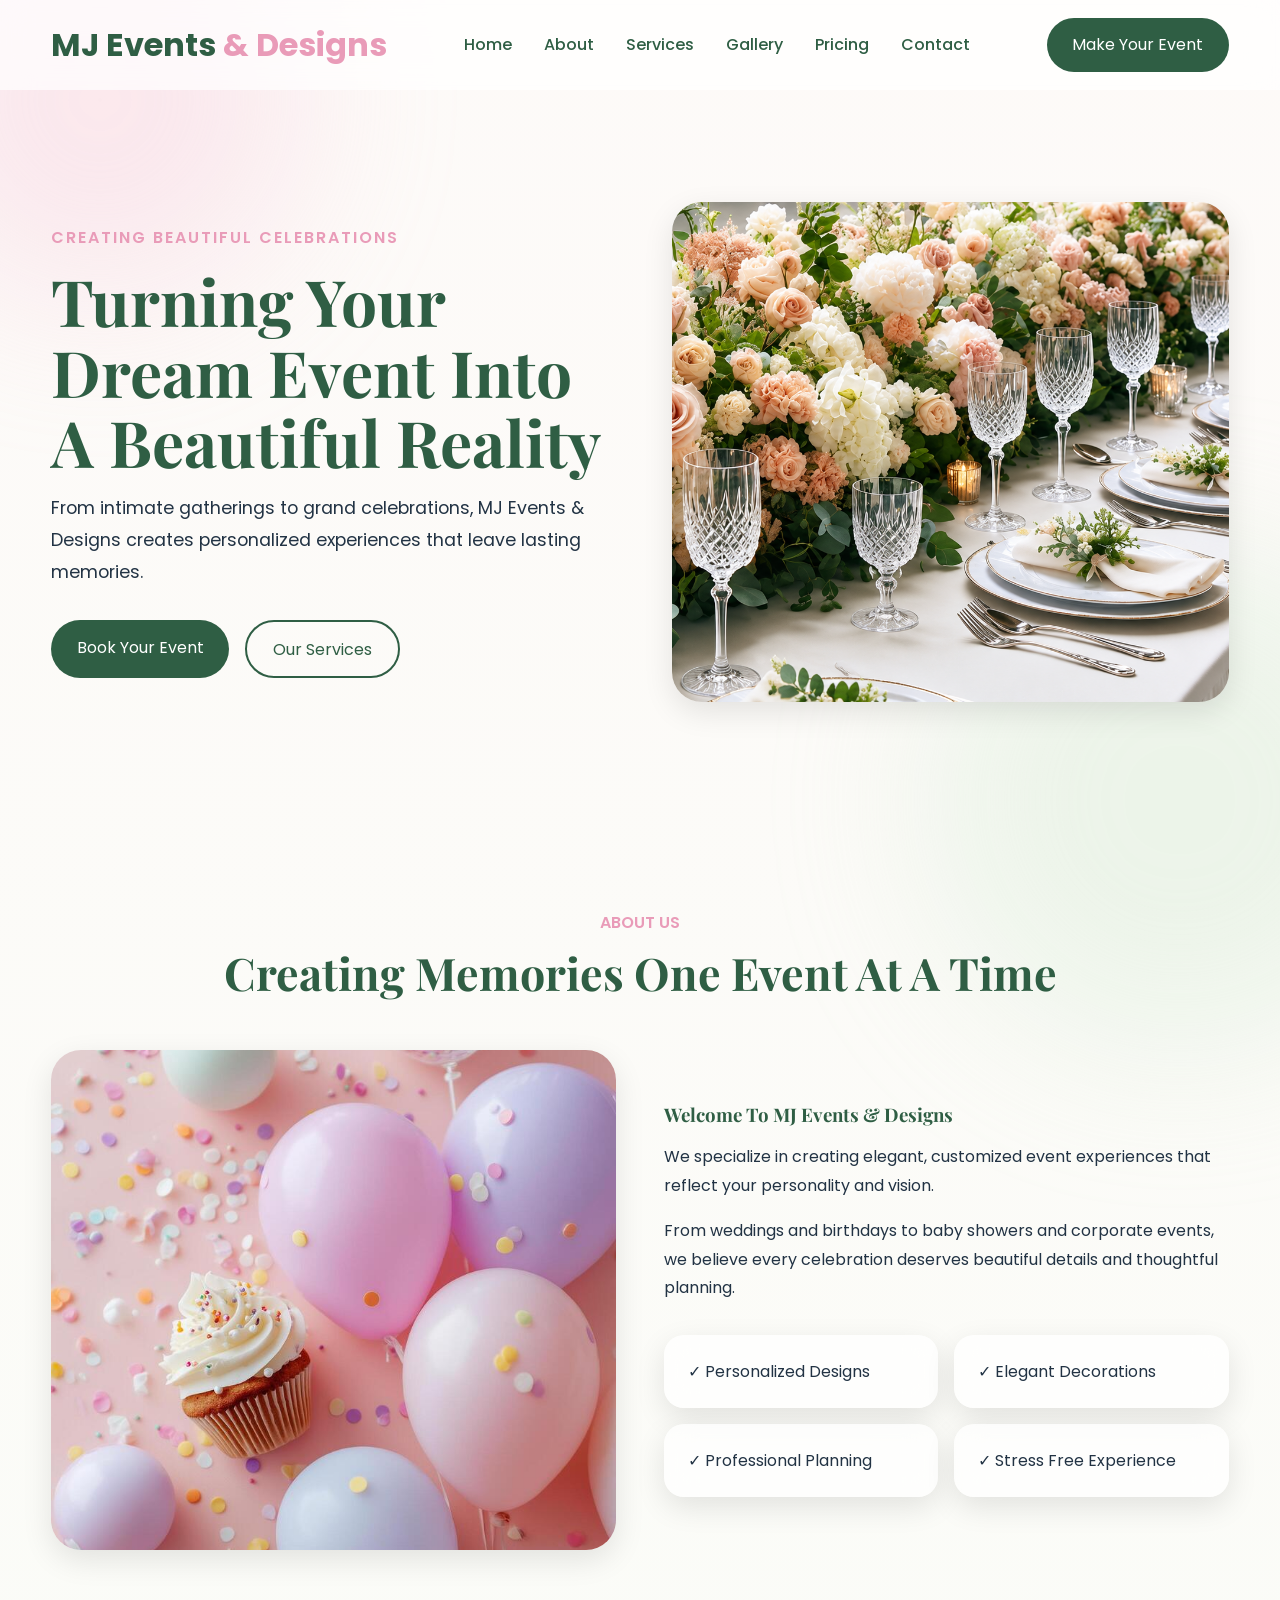
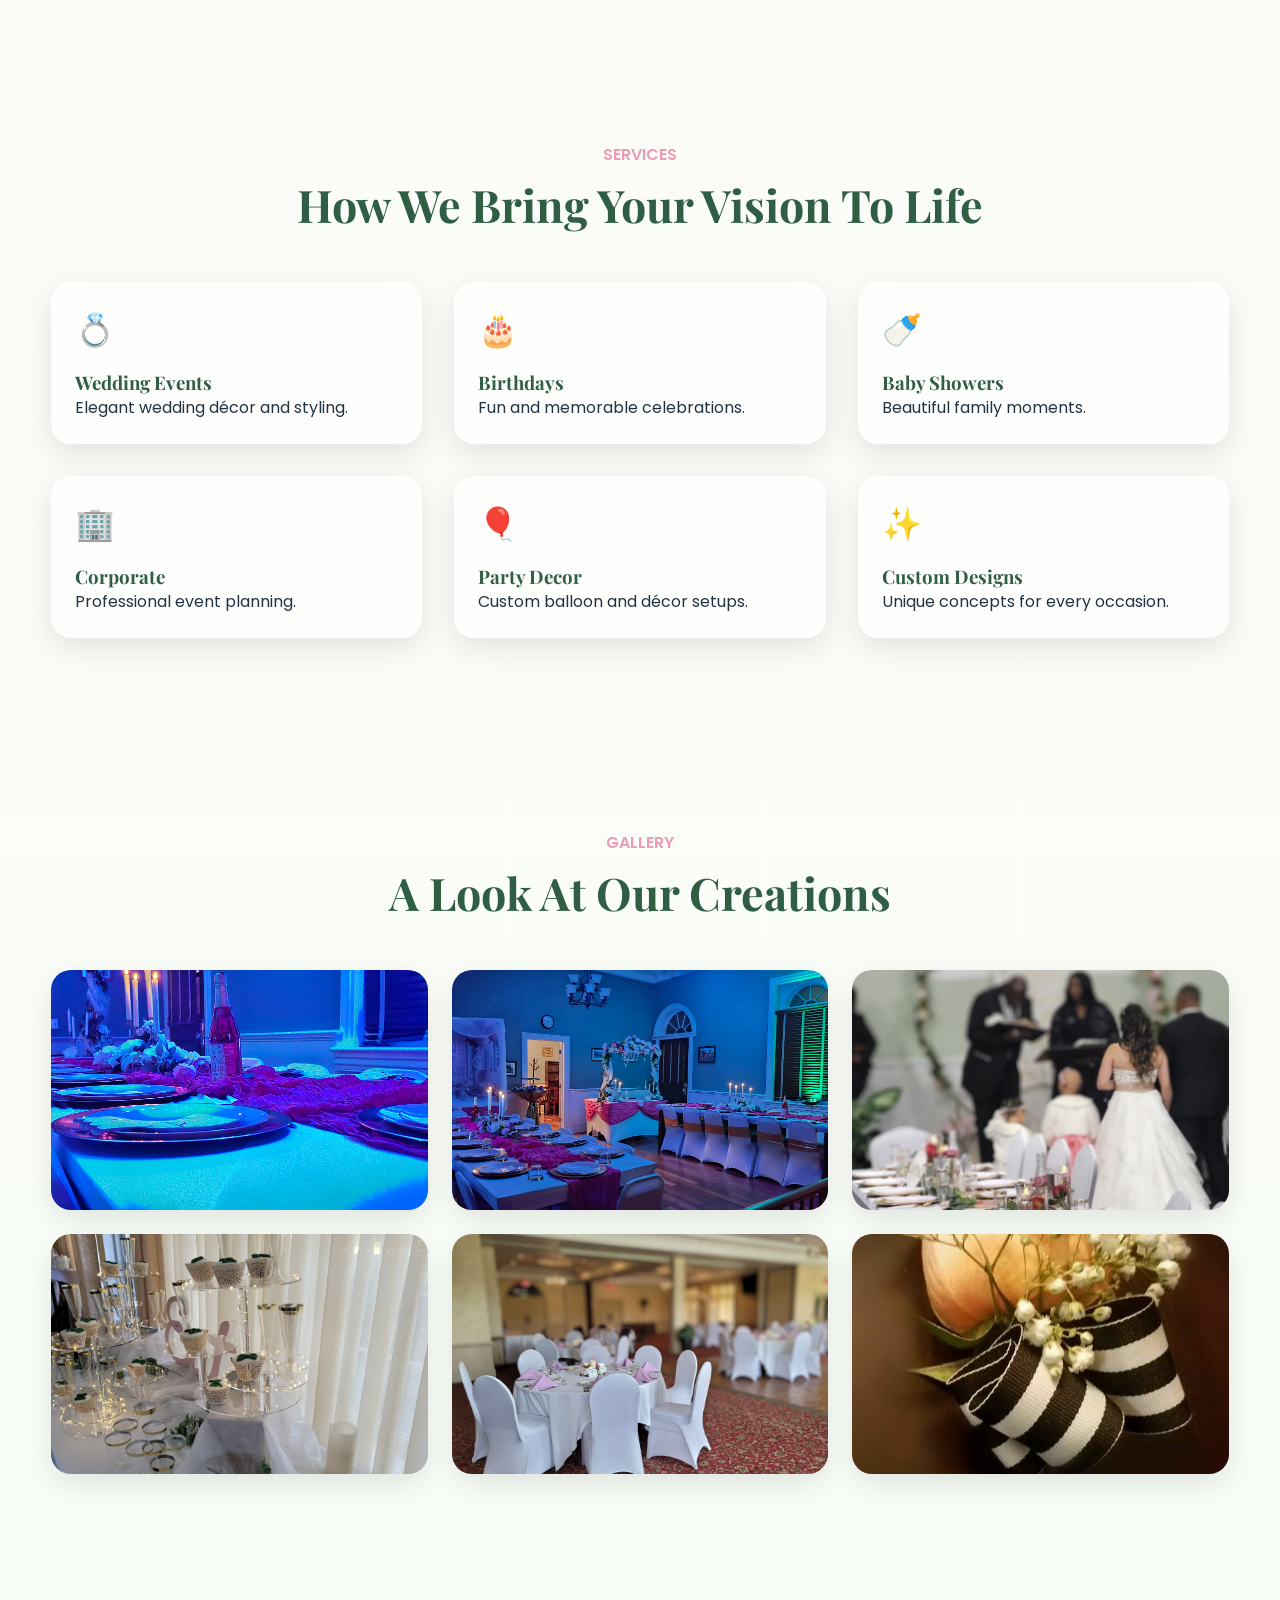
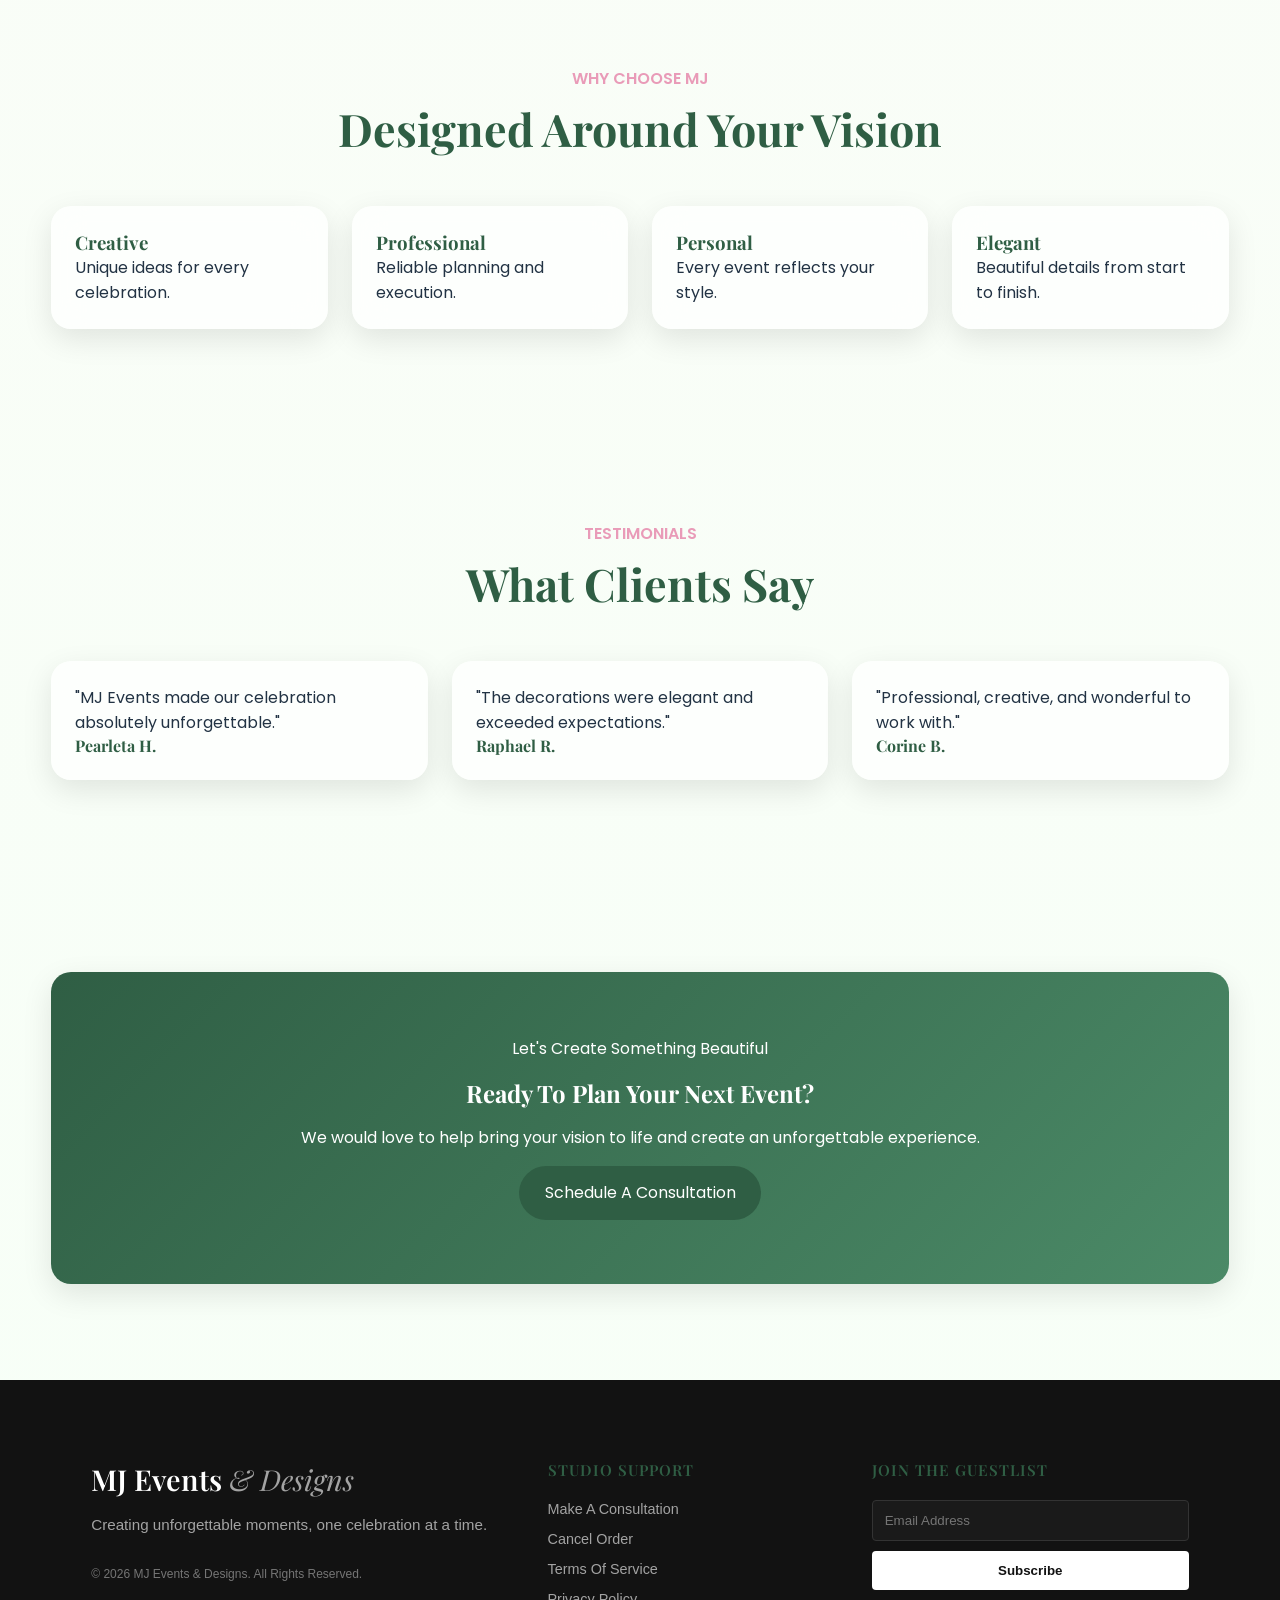
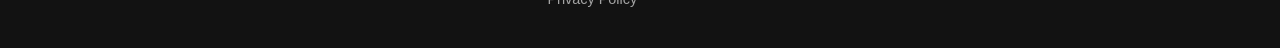
<file: index.html>
<!DOCTYPE html>
<html lang="en">
<head>
    <meta charset="UTF-8">
    <meta name="viewport" content="width=device-width, initial-scale=1.0">

    <title>MJ Events - Home</title>

    <meta name="description" content="MJ Events & Designs creates beautiful, customized celebrations and unforgettable event experiences.">
    <meta name="theme-color" content="#2f5e44">

    <link rel="stylesheet" href="css/index.css">

    <link rel="preconnect" href="https://fonts.googleapis.com">
    <link rel="preconnect" href="https://fonts.gstatic.com" crossorigin>
    <link href="https://fonts.googleapis.com/css2?family=Playfair+Display:wght@500;600;700&family=Poppins:wght@300;400;500;600&display=swap" rel="stylesheet">
</head>
<body>

<div class="bg-circle bg-one"></div>
<div class="bg-circle bg-two"></div>

<div id="global-header"></div>

<main>

    <section class="hero">
        <div class="container">
            <div class="hero-content">
                <span class="eyebrow">Creating Beautiful Celebrations</span>
                <h1>Turning Your Dream Event Into A Beautiful Reality</h1>
                <p>
                    From intimate gatherings to grand celebrations,
                    MJ Events & Designs creates personalized
                    experiences that leave lasting memories.
                </p>
                <div class="hero-buttons">
                    <a href="/shop.html" class="primary-button">Book Your Event</a>
                    <a href="/services.html" class="secondary-button">Our Services</a>
                </div>
            </div>

            <div class="hero-image">
                <img src="/images/home/mj-hero.jpg" alt="Beautifully decorated event by MJ Events and Designs" class="hero-card">
            </div>
        </div>
    </section>

    <section class="about" id="about">
        <div class="container">
            <div class="section-title">
                <span>About Us</span>
                <h2>Creating Memories One Event At A Time</h2>
            </div>

            <div class="about-grid">
                <div class="about-image">
                    <img src="/images/home/mj-decorating.jpg" alt="MJ Events team preparing an elegant event showcase" class="image-placeholder">
                </div>

                <div class="about-text">
                    <h3>Welcome To MJ Events & Designs</h3>
                    <p>
                        We specialize in creating elegant,
                        customized event experiences that
                        reflect your personality and vision.
                    </p>
                    <p>
                        From weddings and birthdays to
                        baby showers and corporate events,
                        we believe every celebration deserves
                        beautiful details and thoughtful planning.
                    </p>
                    <div class="about-list">
                        <div>✓ Personalized Designs</div>
                        <div>✓ Elegant Decorations</div>
                        <div>✓ Professional Planning</div>
                        <div>✓ Stress Free Experience</div>
                    </div>
                </div>
            </div>
        </div>
    </section>

    <section class="services" id="services">
        <div class="container">
            <div class="section-title">
                <span>Services</span>
                <h2>How We Bring Your Vision To Life</h2>
            </div>

            <div class="services-grid">
                <article>
                    <div class="service-icon">💍</div>
                    <h3>Wedding Events</h3>
                    <p>Elegant wedding décor and styling.</p>
                </article>

                <article>
                    <div class="service-icon">🎂</div>
                    <h3>Birthdays</h3>
                    <p>Fun and memorable celebrations.</p>
                </article>

                <article>
                    <div class="service-icon">🍼</div>
                    <h3>Baby Showers</h3>
                    <p>Beautiful family moments.</p>
                </article>

                <article>
                    <div class="service-icon">🏢</div>
                    <h3>Corporate</h3>
                    <p>Professional event planning.</p>
                </article>

                <article>
                    <div class="service-icon">🎈</div>
                    <h3>Party Decor</h3>
                    <p>Custom balloon and décor setups.</p>
                </article>

                <article>
                    <div class="service-icon">✨</div>
                    <h3>Custom Designs</h3>
                    <p>Unique concepts for every occasion.</p>
                </article>
            </div>
        </div>
    </section>

    <section class="gallery" id="gallery">
        <div class="container">
            <div class="section-title">
                <span>Gallery</span>
                <h2>A Look At Our Creations</h2>
            </div>

            <div class="gallery-grid">
                <div class="gallery-item"><img src="/images/home/mj-gal1.jpg" alt="Elegant floral centerpieces"></div>
                <div class="gallery-item"><img src="/images/home/mj-gal2.jpg" alt="Custom luxury birthday setup"></div>
                <div class="gallery-item"><img src="/images/home/mj-gal3.jpg" alt="Beautifully coordinated baby shower setup"></div>
                <div class="gallery-item"><img src="/images/home/mj-gal4.jpg" alt="Sophisticated corporate gathering backdrop"></div>
                <div class="gallery-item"><img src="/images/home/mj-gal5.jpg" alt="Whimsical custom balloon installations"></div>
                <div class="gallery-item"><img src="/images/home/mj-gal6.jpg" alt="Detail-oriented event styling elements"></div>
            </div>
        </div>
    </section>

    <section class="why-us">
        <div class="container">
            <div class="section-title">
                <span>Why Choose MJ</span>
                <h2>Designed Around Your Vision</h2>
            </div>

            <div class="why-grid">
                <div>
                    <h3>Creative</h3>
                    <p>Unique ideas for every celebration.</p>
                </div>
                <div>
                    <h3>Professional</h3>
                    <p>Reliable planning and execution.</p>
                </div>
                <div>
                    <h3>Personal</h3>
                    <p>Every event reflects your style.</p>
                </div>
                <div>
                    <h3>Elegant</h3>
                    <p>Beautiful details from start to finish.</p>
                </div>
            </div>
        </div>
    </section>

    <section class="testimonials">
        <div class="container">
            <div class="section-title">
                <span>Testimonials</span>
                <h2>What Clients Say</h2>
            </div>

            <div class="testimonial-grid">
                <article>
                    <p>"MJ Events made our celebration absolutely unforgettable."</p>
                    <h4>Pearleta H.</h4>
                </article>

                <article>
                    <p>"The decorations were elegant and exceeded expectations."</p>
                    <h4>Raphael R.</h4>
                </article>

                <article>
                    <p>"Professional, creative, and wonderful to work with."</p>
                    <h4>Corine B.</h4>
                </article>
            </div>
        </div>
    </section>

    <section class="cta" id="contact">
        <div class="container">
            <div class="cta-card">
                <span>Let's Create Something Beautiful</span>
                <h2>Ready To Plan Your Next Event?</h2>
                <p>
                    We would love to help bring your
                    vision to life and create an
                    unforgettable experience.
                </p>
                <a href="book.html" class="primary-button">Schedule A Consultation</a>
            </div>
        </div>
    </section>

</main>

<div id="global-footer"></div>

<script src="js/he-fo.js"></script>
</body>
</html>
</file>
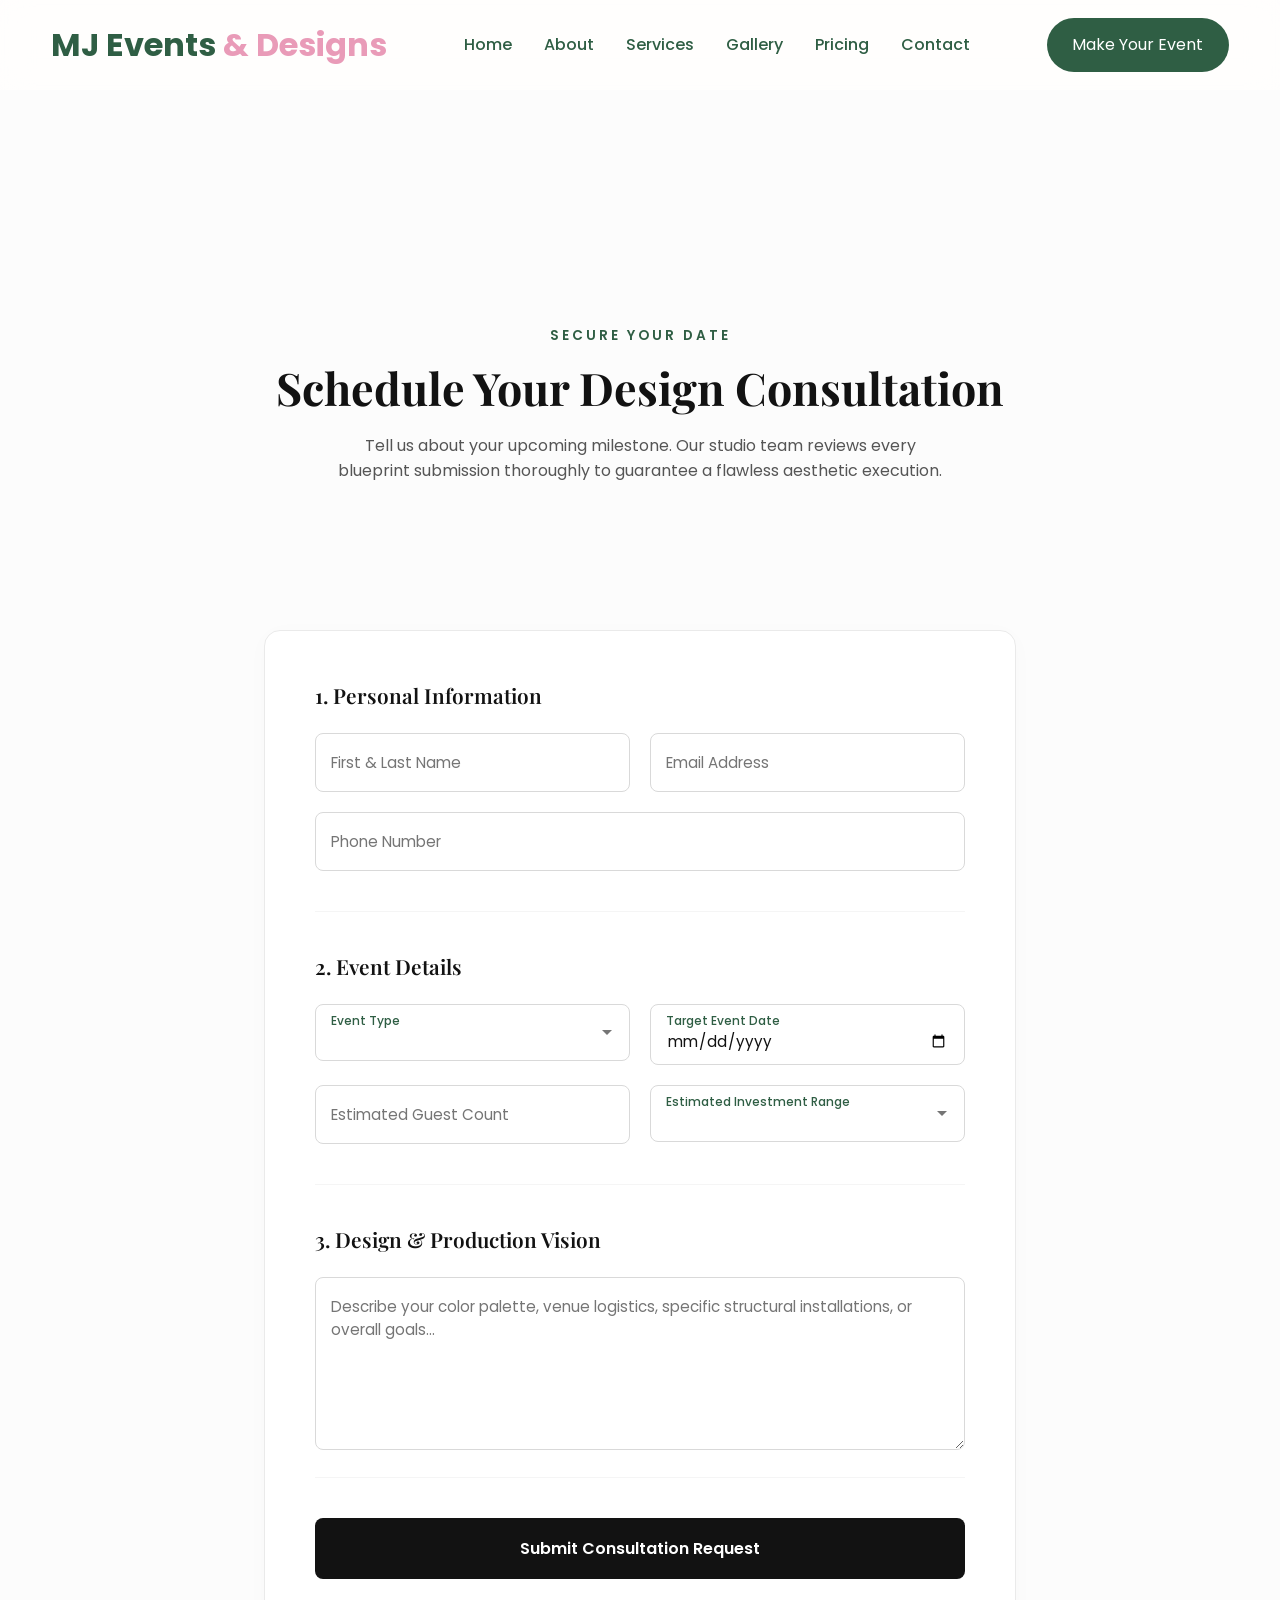
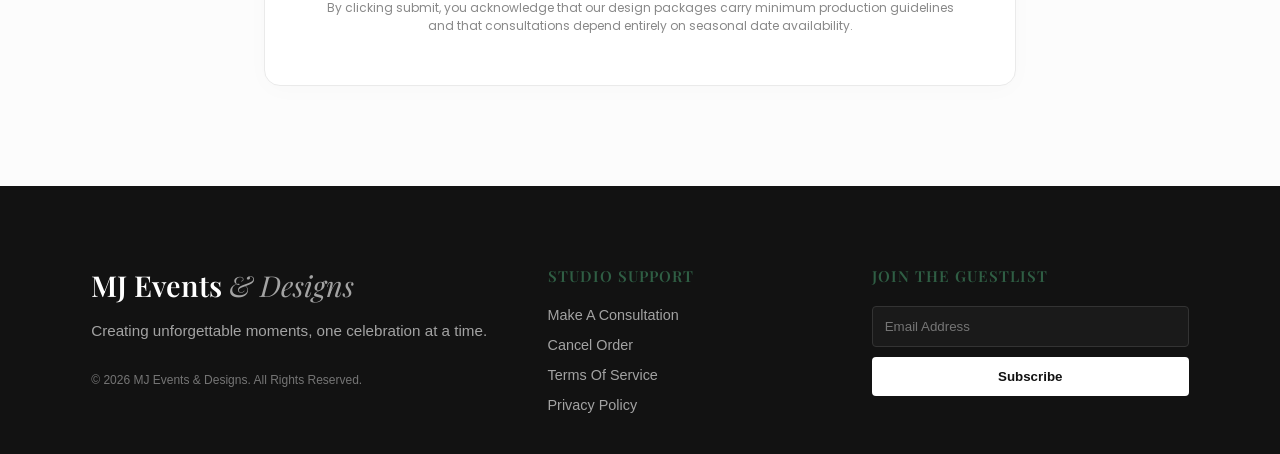
<file: book.html>
<!DOCTYPE html>
<html lang="en">
<head>
    <meta charset="UTF-8">
    <meta name="viewport" content="width=device-width, initial-scale=1.0">
    <title>MJ Events - Book A Consultation</title>
    <meta name="description" content="Schedule your private event design consultation with MJ Events & Designs. Let's begin planning your extraordinary celebration.">
    
    <link rel="stylesheet" href="css/index.css">
    <link rel="stylesheet" href="css/book.css">
    
    <link rel="preconnect" href="https://fonts.googleapis.com">
    <link rel="preconnect" href="https://fonts.gstatic.com" crossorigin>
    <link href="https://fonts.googleapis.com/css2?family=Playfair+Display:wght@500;600;700&family=Poppins:wght@300;400;500;600&display=swap" rel="stylesheet">
</head>
<body>

<div id="global-header"></div>

<main class="booking-layout-wrapper">
    <div class="booking-container">
        
        <section class="booking-intro text-center">
            <span class="booking-eyebrow">Secure Your Date</span>
            <h1>Schedule Your Design Consultation</h1>
            <p>Tell us about your upcoming milestone. Our studio team reviews every blueprint submission thoroughly to guarantee a flawless aesthetic execution.</p>
        </section>

        <section class="booking-form-card">
            <form action="https://formspree.io/f/xbdeyorv" method="POST" id="consultation-booking-form">
                
                <div class="form-section-group">
                    <h3 class="form-section-heading">1. Personal Information</h3>
                    <div class="form-grid-2col">
                        <div class="floating-input-group">
                            <input type="text" id="client-name" name="name" required placeholder=" ">
                            <label for="client-name">First & Last Name</label>
                        </div>
                        <div class="floating-input-group">
                            <input type="email" id="client-email" name="email" required placeholder=" ">
                            <label for="client-email">Email Address</label>
                        </div>
                    </div>
                    <div class="form-grid-1col">
                        <div class="floating-input-group">
                            <input type="tel" id="client-phone" name="phone" required placeholder=" ">
                            <label for="client-phone">Phone Number</label>
                        </div>
                    </div>
                </div>

                <div class="form-section-group">
                    <h3 class="form-section-heading">2. Event Details</h3>
                    <div class="form-grid-2col">
                        <div class="floating-input-group select-group">
                            <select id="event-type" name="event_type" required>
                                <option value="" disabled selected hidden></option>
                                <option value="Wedding">Wedding Event</option>
                                <option value="Birthday">Birthday Celebration</option>
                                <option value="Baby Shower">Baby Shower</option>
                                <option value="Corporate">Corporate Gathering</option>
                                <option value="Party Decor">Custom Party Setup</option>
                                <option value="Custom Design">Other Custom Design</option>
                            </select>
                            <label for="event-type">Event Type</label>
                        </div>
                        <div class="floating-input-group native-date-group">
                            <input type="date" id="event-date" name="event_date" required>
                            <label for="event-date">Target Event Date</label>
                        </div>
                    </div>

                    <div class="form-grid-2col">
                        <div class="floating-input-group">
                            <input type="number" id="guest-count" name="guest_count" min="1" placeholder=" ">
                            <label for="guest-count">Estimated Guest Count</label>
                        </div>
                        <div class="floating-input-group select-group">
                            <select id="budget-range" name="budget_range" required>
                                <option value="" disabled selected hidden></option>
                                <option value="Under $2,500">Under $2,500</option>
                                <option value="$2,500 - $5,000">$2,500 - $5,000</option>
                                <option value="$5,000 - $10,000">$5,000 - $10,000</option>
                                <option value="$10,000+">$10,000+ Luxury Budget</option>
                            </select>
                            <label for="budget-range">Estimated Investment Range</label>
                        </div>
                    </div>
                </div>

                <div class="form-section-group">
                    <h3 class="form-section-heading">3. Design & Production Vision</h3>
                    <div class="floating-input-group">
                        <textarea id="design-vision" name="vision_notes" rows="6" required placeholder=" "></textarea>
                        <label for="design-vision">Describe your color palette, venue logistics, specific structural installations, or overall goals...</label>
                    </div>
                </div>

                <div class="form-submit-container">
                    <button type="submit" class="booking-submit-btn">
                        Submit Consultation Request
                    </button>
                    <p class="form-disclaimer">By clicking submit, you acknowledge that our design packages carry minimum production guidelines and that consultations depend entirely on seasonal date availability.</p>
                </div>

            </form>
        </section>

    </div>
</main>

<div id="global-footer"></div>

<script src="js/he-fo.js"></script>
<script src="js/book.js"></script>
</body>
</html>
</file>
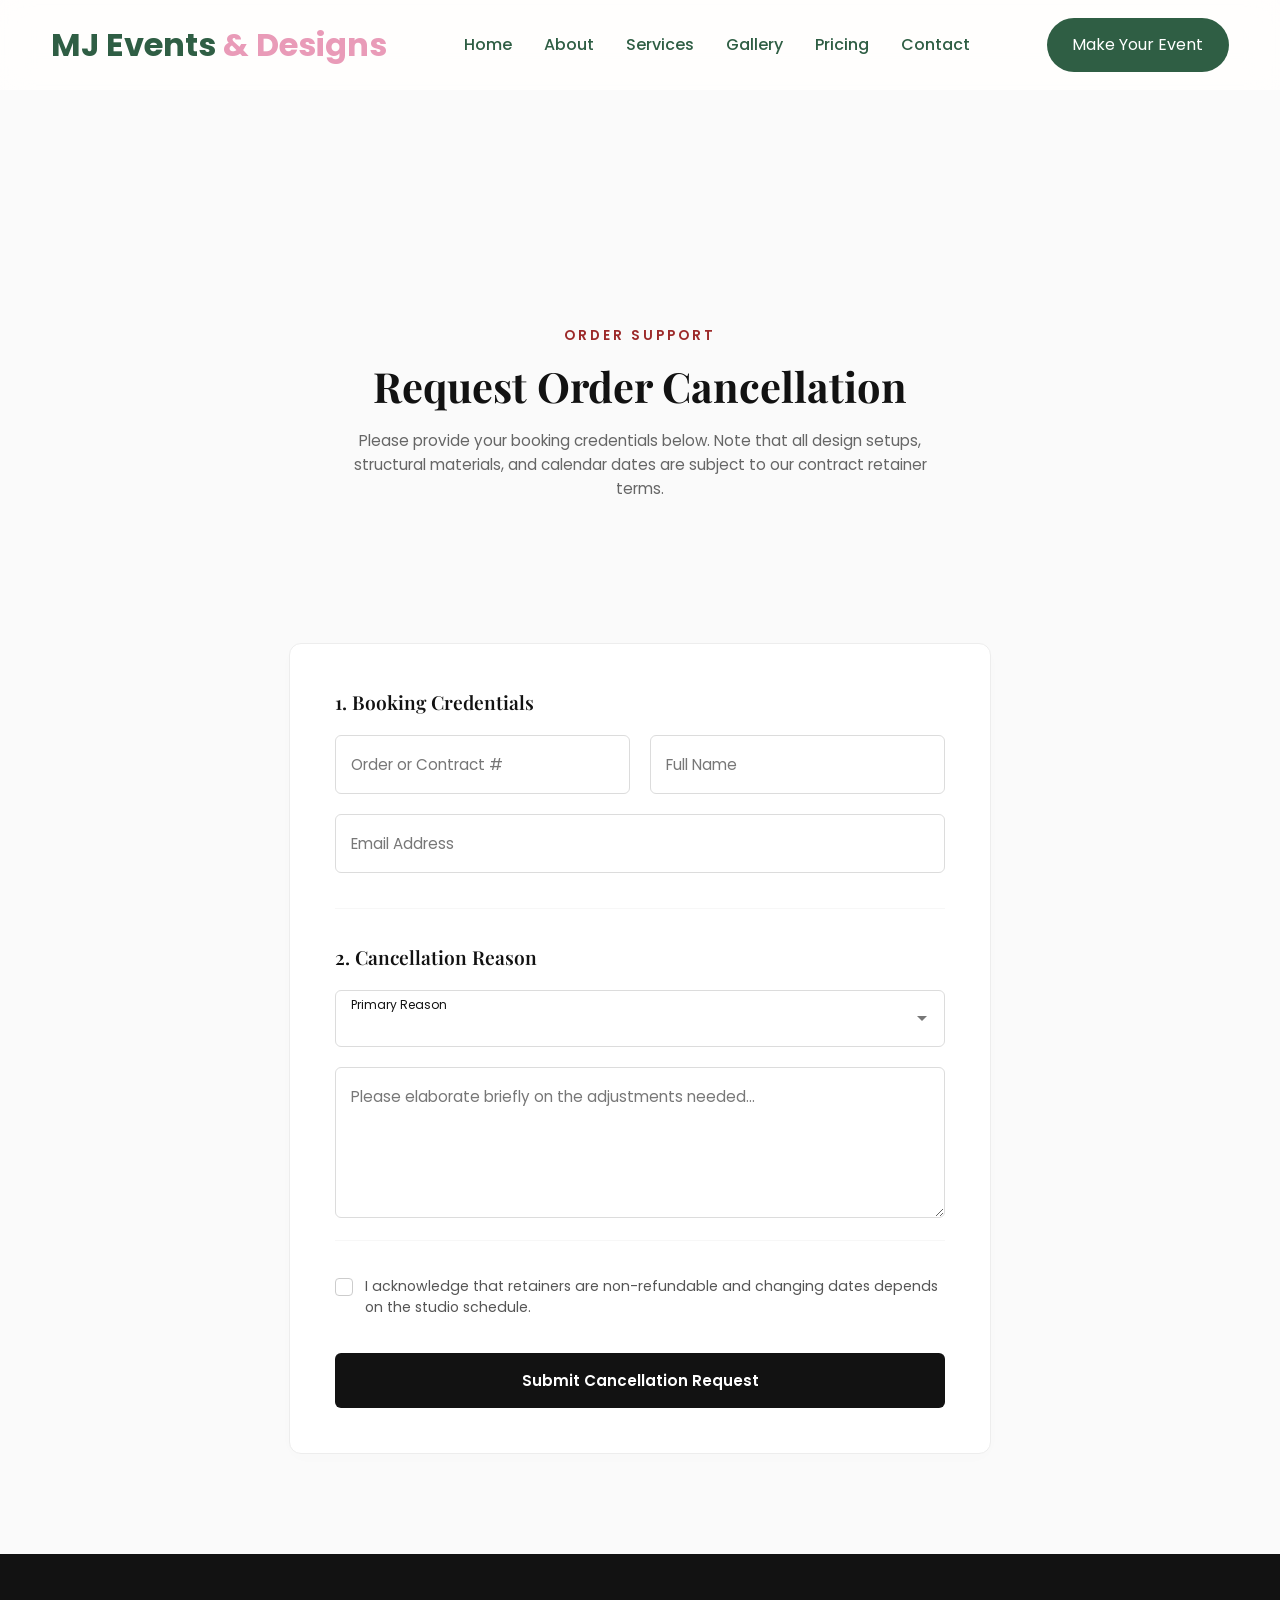
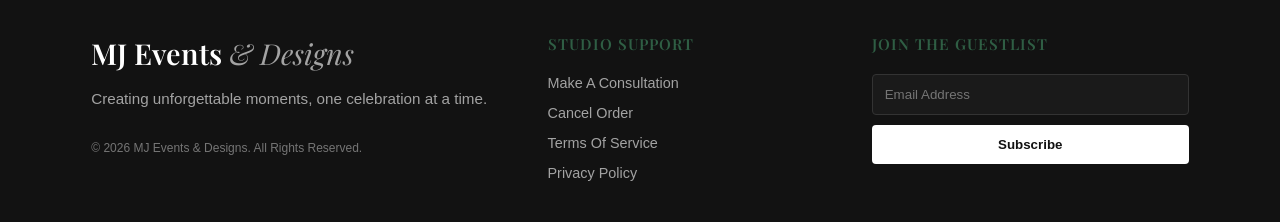
<file: cancel.html>
<!DOCTYPE html>
<html lang="en">
<head>
    <meta charset="UTF-8">
    <meta name="viewport" content="width=device-width, initial-scale=1.0">
    <title>MJ Events - Cancel Order</title>
    <meta name="description" content="Submit a structural request to cancel or change your contract or event order.">
    
    <link rel="stylesheet" href="css/index.css">
    <link rel="stylesheet" href="css/cancel.css">
    
    <link rel="preconnect" href="https://fonts.googleapis.com">
    <link rel="preconnect" href="https://fonts.gstatic.com" crossorigin>
    <link href="https://fonts.googleapis.com/css2?family=Playfair+Display:wght@500;600;700&family=Poppins:wght@300;400;500;600&display=swap" rel="stylesheet">
</head>
<body>

<div id="global-header"></div>

<main class="cancel-layout-wrapper">
    <div class="cancel-container">
        
        <section class="cancel-intro text-center">
            <span class="cancel-eyebrow">Order Support</span>
            <h1>Request Order Cancellation</h1>
            <p>Please provide your booking credentials below. Note that all design setups, structural materials, and calendar dates are subject to our contract retainer terms.</p>
        </section>

        <section class="cancel-form-card">
            <form action="https://formspree.io/f/xbdeyorv" method="POST" id="order-cancel-form">
                
                <!-- Credentials Section -->
                <div class="form-section-group">
                    <h3 class="form-section-heading">1. Booking Credentials</h3>
                    <div class="form-grid-2col">
                        <div class="floating-input-group">
                            <input type="text" id="order-number" name="order_number" required placeholder=" ">
                            <label for="order-number">Order or Contract #</label>
                        </div>
                        <div class="floating-input-group">
                            <input type="text" id="client-name" name="name" required placeholder=" ">
                            <label for="client-name">Full Name</label>
                        </div>
                    </div>
                    <div class="form-grid-1col">
                        <div class="floating-input-group">
                            <input type="email" id="client-email" name="email" required placeholder=" ">
                            <label for="client-email">Email Address</label>
                        </div>
                    </div>
                </div>

                <!-- Logistics Section -->
                <div class="form-section-group">
                    <h3 class="form-section-heading">2. Cancellation Reason</h3>
                    <div class="floating-input-group select-group">
                        <select id="cancel-reason" name="cancel_reason" required>
                            <option value="" disabled selected hidden></option>
                            <option value="Event Postponed">Event Postponed / Rescheduled</option>
                            <option value="Budget Changes">Budget Constraints / Scope Modification</option>
                            <option value="Venue Conflict">Venue Restrictions or Logistics Conflict</option>
                            <option value="Other">Other Reasons</option>
                        </select>
                        <label for="cancel-reason">Primary Reason</label>
                    </div>

                    <div class="floating-input-group" style="margin-top: 20px;">
                        <textarea id="cancel-notes" name="cancellation_details" rows="5" required placeholder=" "></textarea>
                        <label for="cancel-notes">Please elaborate briefly on the adjustments needed...</label>
                    </div>
                </div>

                <!-- Terms Acceptance -->
                <div class="form-section-group checkbox-group-container">
                    <label class="custom-checkbox-label">
                        <input type="checkbox" id="terms-confirm" name="acknowledge_policy" required>
                        <span class="checkbox-box"></span>
                        <span class="checkbox-text">I acknowledge that retainers are non-refundable and changing dates depends on the studio schedule.</span>
                    </label>
                </div>

                <!-- Submit Engine -->
                <div class="form-submit-container">
                    <button type="submit" class="cancel-submit-btn">
                        Submit Cancellation Request
                    </button>
                </div>

            </form>
        </section>

    </div>
</main>

<div id="global-footer"></div>

<script src="js/he-fo.js"></script>
<script src="js/cancel.js"></script>
</body>
</html>
</file>
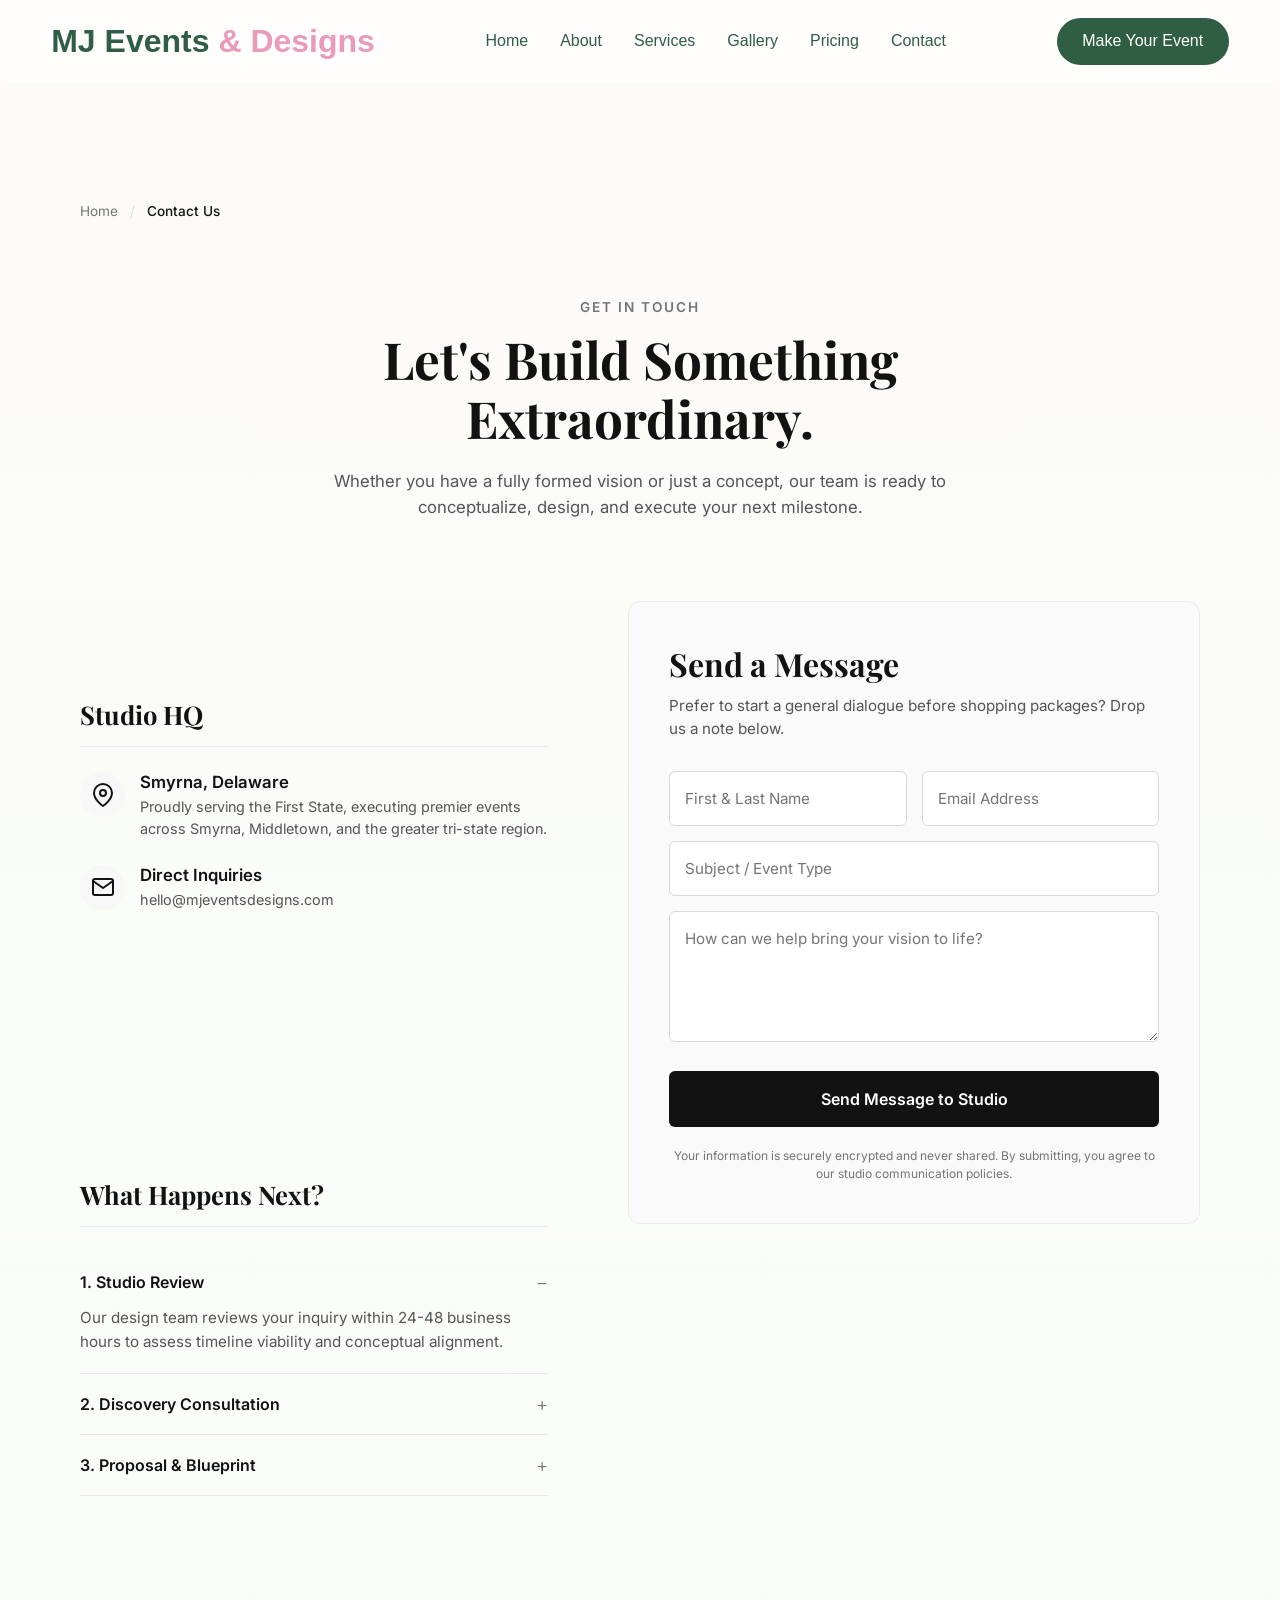
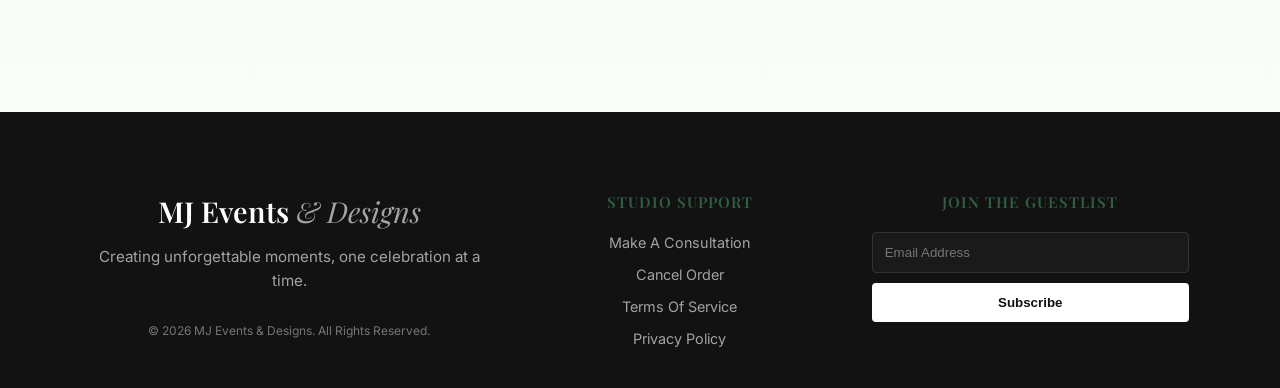
<file: contact.html>
<!DOCTYPE html>
<html lang="en">
<head>
    <meta charset="UTF-8">
    <meta name="viewport" content="width=device-width, initial-scale=1.0">
    <title>MJ Events - Contact Us</title>
    <meta name="description" content="Get in touch with our design studio based in Smyrna, Delaware. We are ready to bring your bespoke event vision to life.">
    
    <link rel="stylesheet" href="css/index.css">
    <link rel="stylesheet" href="css/contact.css">
    
    <link rel="preconnect" href="https://fonts.googleapis.com">
    <link rel="preconnect" href="https://fonts.gstatic.com" crossorigin>
    <link href="https://fonts.googleapis.com/css2?family=Inter:wght@300;400;500;600;700&family=Playfair+Display:wght@500;600;700&display=swap" rel="stylesheet">
</head>
<body>

<header id="global-header"></header>

<!-- BREADCRUMBS -->
<nav class="page-breadcrumbs">
    <div class="contact-container">
        <a href="index.html">Home</a> <span class="divider">/</span> 
        <span class="current">Contact Us</span>
    </div>
</nav>

<main class="contact-layout">
    
    <!-- SECTION 1: HERO & INTRODUCTION -->
    <section class="contact-hero-section">
        <div class="contact-container text-center">
            <span class="eyebrow-text">Get in Touch</span>
            <h1>Let's Build Something Extraordinary.</h1>
            <p class="hero-subtext">Whether you have a fully formed vision or just a concept, our team is ready to conceptualize, design, and execute your next milestone.</p>
        </div>
    </section>

    <div class="contact-container">
        <div class="contact-grid">
            
            <!-- LEFT COLUMN: INFO, LOCATION & PROCESS -->
            <div class="contact-details-column">
                
                <!-- SECTION 2: DELAWARE LOCATION & CONTACT METHODS -->
                <section class="info-cards-section">
                    <h3>Studio HQ</h3>
                    <div class="info-card">
                        <div class="card-icon">
                            <svg width="24" height="24" viewBox="0 0 24 24" fill="none" stroke="currentColor" stroke-width="2" stroke-linecap="round" stroke-linejoin="round"><path d="M21 10c0 7-9 13-9 13s-9-6-9-13a9 9 0 0 1 18 0z"></path><circle cx="12" cy="10" r="3"></circle></svg>
                        </div>
                        <div class="card-text">
                            <strong>Smyrna, Delaware</strong>
                            <span>Proudly serving the First State, executing premier events across Smyrna, Middletown, and the greater tri-state region.</span>
                        </div>
                    </div>

                    <div class="info-card">
                        <div class="card-icon">
                            <svg width="24" height="24" viewBox="0 0 24 24" fill="none" stroke="currentColor" stroke-width="2" stroke-linecap="round" stroke-linejoin="round"><path d="M4 4h16c1.1 0 2 .9 2 2v12c0 1.1-.9 2-2 2H4c-1.1 0-2-.9-2-2V6c0-1.1.9-2 2-2z"></path><polyline points="22,6 12,13 2,6"></polyline></svg>
                        </div>
                        <div class="card-text">
                            <strong>Direct Inquiries</strong>
                            <span>hello@mjeventsdesigns.com</span>
                        </div>
                    </div>
                </section>

                <!-- SECTION 3: THE PROCESS / FAQ -->
                <section class="process-section">
                    <h3>What Happens Next?</h3>
                    <div class="faq-accordion-wrapper">
                        <details class="faq-accordion" open>
                            <summary>1. Studio Review</summary>
                            <div class="accordion-content">
                                <p>Our design team reviews your inquiry within 24-48 business hours to assess timeline viability and conceptual alignment.</p>
                            </div>
                        </details>
                        <details class="faq-accordion">
                            <summary>2. Discovery Consultation</summary>
                            <div class="accordion-content">
                                <p>We schedule a brief introductory call to discuss aesthetic targets, baseline budget frameworks, and venue logistics.</p>
                            </div>
                        </details>
                        <details class="faq-accordion">
                            <summary>3. Proposal & Blueprint</summary>
                            <div class="accordion-content">
                                <p>If aligned, we generate a bespoke production proposal outlining structural designs, costs, and execution timelines.</p>
                            </div>
                        </details>
                    </div>
                </section>

            </div>

            <!-- RIGHT COLUMN: THE FORM -->
            <div class="contact-form-column">
                
                <!-- SECTION 4: INTERACTIVE FORMSPREE PORTAL -->
                <section class="form-section-wrapper">
                    <div class="form-header">
                        <h2>Send a Message</h2>
                        <p>Prefer to start a general dialogue before shopping packages? Drop us a note below.</p>
                    </div>

                    <form action="https://formspree.io/f/xbdeyorv" method="POST" id="studio-contact-form">
                        
                        <div class="input-grid">
                            <div class="input-group">
                                <input type="text" id="contact-name" name="name" required placeholder=" ">
                                <label for="contact-name">First & Last Name</label>
                            </div>
                            <div class="input-group">
                                <input type="email" id="contact-email" name="email" required placeholder=" ">
                                <label for="contact-email">Email Address</label>
                            </div>
                        </div>

                        <div class="input-group full-width">
                            <input type="text" id="contact-subject" name="subject" required placeholder=" ">
                            <label for="contact-subject">Subject / Event Type</label>
                        </div>

                        <div class="input-group full-width">
                            <textarea id="contact-message" name="message" rows="5" required placeholder=" "></textarea>
                            <label for="contact-message">How can we help bring your vision to life?</label>
                        </div>

                        <button type="submit" class="submit-action-btn">
                            Send Message to Studio
                        </button>
                        
                        <p class="privacy-note">Your information is securely encrypted and never shared. By submitting, you agree to our studio communication policies.</p>
                    </form>
                </section>

            </div>

        </div>
    </div>
</main>

<footer id="global-footer"></footer>

<script src="js/he-fo.js"></script>
<script src="js/contact.js"></script>
</body>
</html>
</file>
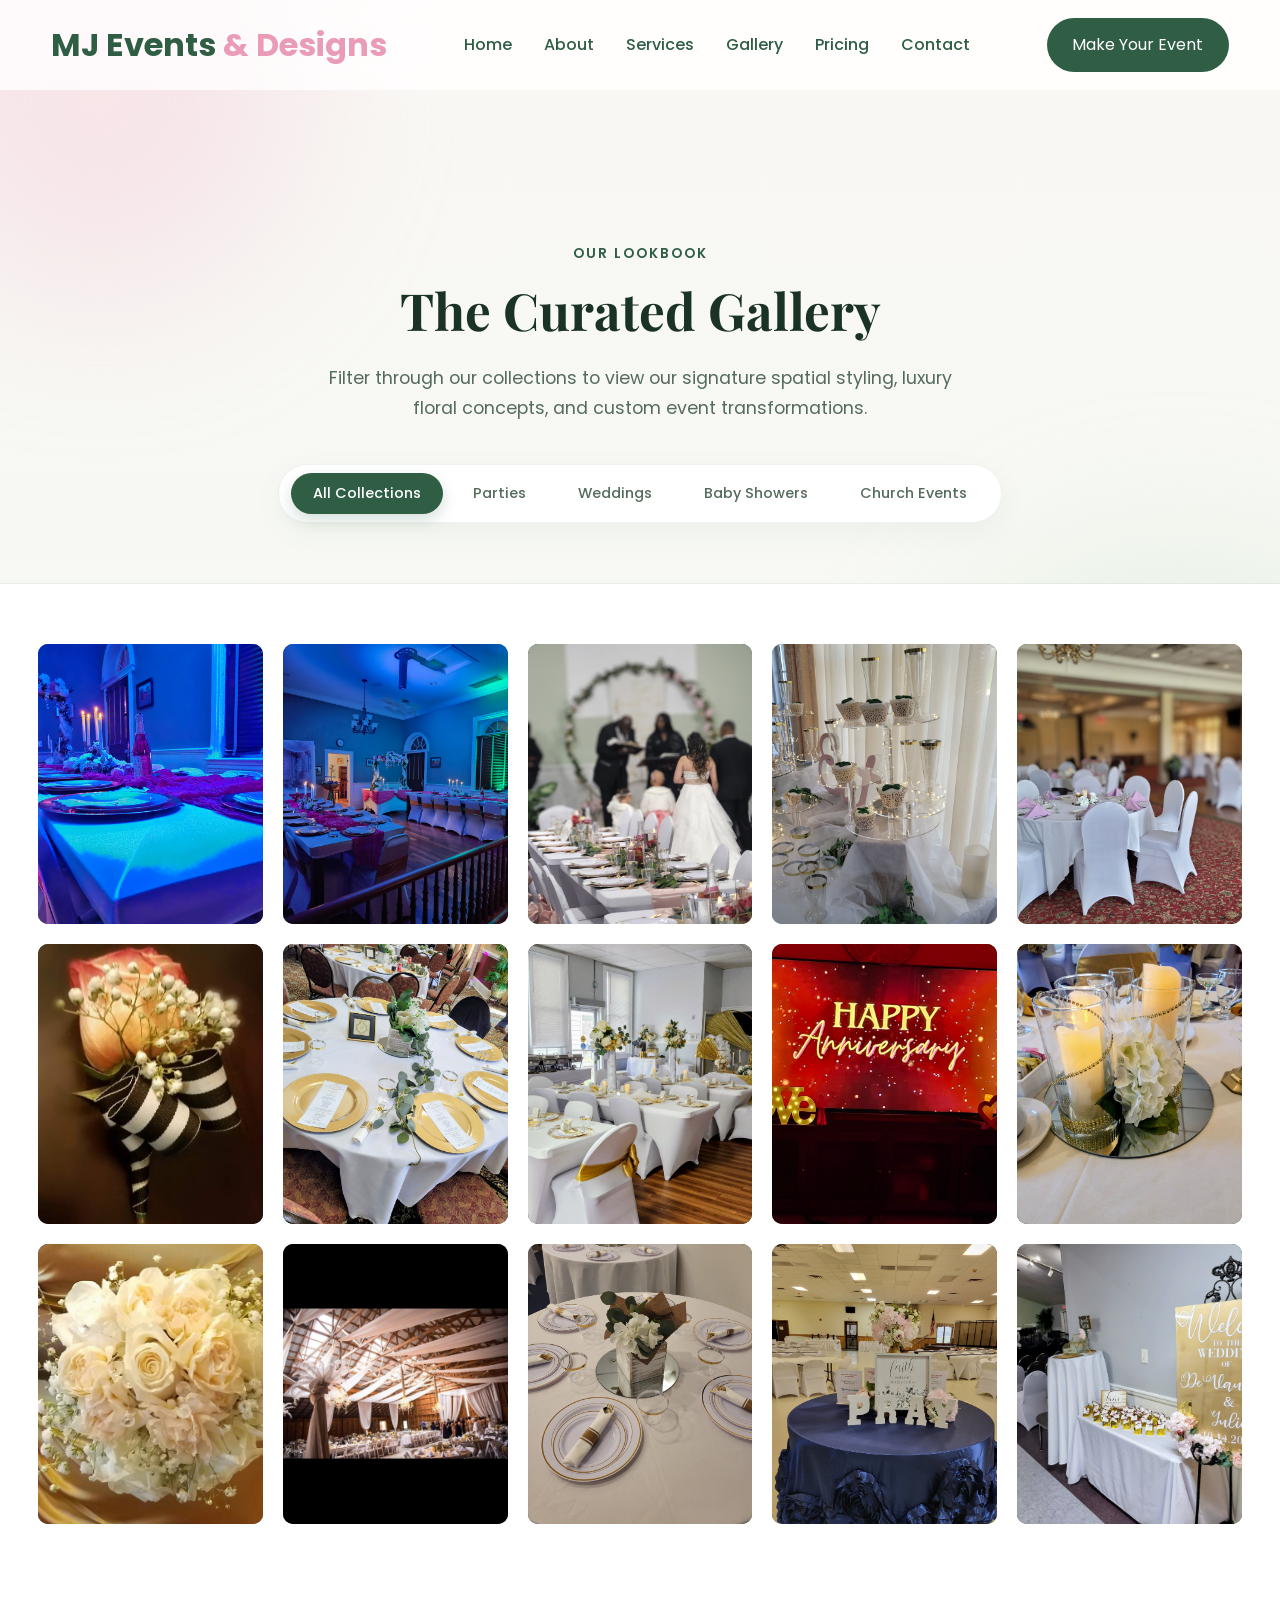
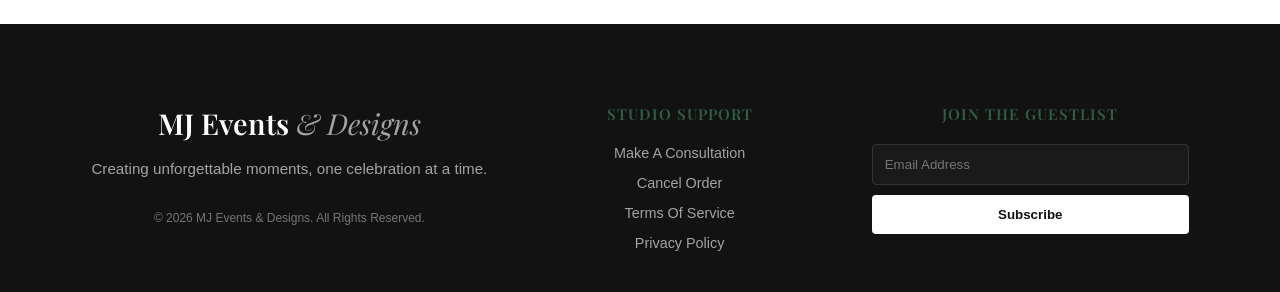
<file: gallery.html>
<!DOCTYPE html>
<html lang="en">
<head>
    <meta charset="UTF-8">
    <meta name="viewport" content="width=device-width, initial-scale=1.0">

    <title>MJ Events - Gallery Collections</title>

    <meta name="description" content="Explore our visual exhibition of curated event designs, celebrations, and custom luxury transformations.">
    <meta name="theme-color" content="#2f5e44">

    <link rel="stylesheet" href="css/index.css">
    <link rel="stylesheet" href="css/gallery.css">

    <link rel="preconnect" href="https://fonts.googleapis.com">
    <link rel="preconnect" href="https://fonts.gstatic.com" crossorigin>
    <link href="https://fonts.googleapis.com/css2?family=Playfair+Display:wght@500;600;700&family=Poppins:wght@300;400;500;600&display=swap" rel="stylesheet">
</head>

<body>

<div class="bg-circle bg-one"></div>
<div class="bg-circle bg-two"></div>

<header id="global-header"></header>

<main>

    <section class="gallery-hero">
        <div class="container">
            <span class="eyebrow-dispatch">Our Lookbook</span>
            <h1>The Curated Gallery</h1>
            <p>Filter through our collections to view our signature spatial styling, luxury floral concepts, and custom event transformations.</p>
            
            <div class="filter-control-dock">
                <button class="filter-btn active" data-filter="all">All Collections</button>
                <button class="filter-btn" data-filter="parties">Parties</button>
                <button class="filter-btn" data-filter="weddings">Weddings</button>
                <button class="filter-btn" data-filter="baby-showers">Baby Showers</button>
                <button class="filter-btn" data-filter="church-events">Church Events</button>
            </div>
        </div>
    </section>

    <section class="exhibition-matrix-wrapper">
        <div class="container-fluid">
            <div class="gallery-uniform-grid" id="uniform-gallery">
                
                <div class="matrix-card" data-category="weddings" style="--anim-order: 1;">
                    <div class="card-inner-canvas">
                        <img src="/images/gallery/mj-gal1.jpg" alt="MJ Events Design Work" class="canvas-asset">
                        <div class="interactive-overlay"></div>
                    </div>
                </div>

                <div class="matrix-card" data-category="parties" style="--anim-order: 2;">
                    <div class="card-inner-canvas">
                        <img src="/images/gallery/mj-gal2.jpg" alt="MJ Events Design Work" class="canvas-asset">
                        <div class="interactive-overlay"></div>
                    </div>
                </div>

                <div class="matrix-card" data-category="baby-showers" style="--anim-order: 3;">
                    <div class="card-inner-canvas">
                        <img src="/images/gallery/mj-gal3.jpg" alt="MJ Events Design Work" class="canvas-asset">
                        <div class="interactive-overlay"></div>
                    </div>
                </div>

                <div class="matrix-card" data-category="church-events" style="--anim-order: 4;">
                    <div class="card-inner-canvas">
                        <img src="/images/gallery/mj-gal4.jpg" alt="MJ Events Design Work" class="canvas-asset">
                        <div class="interactive-overlay"></div>
                    </div>
                </div>

                <div class="matrix-card" data-category="weddings" style="--anim-order: 5;">
                    <div class="card-inner-canvas">
                        <img src="/images/gallery/mj-gal5.jpg" alt="MJ Events Design Work" class="canvas-asset">
                        <div class="interactive-overlay"></div>
                    </div>
                </div>

                <div class="matrix-card" data-category="parties" style="--anim-order: 6;">
                    <div class="card-inner-canvas">
                        <img src="/images/gallery/mj-gal6.jpg" alt="MJ Events Design Work" class="canvas-asset">
                        <div class="interactive-overlay"></div>
                    </div>
                </div>

                <div class="matrix-card" data-category="baby-showers" style="--anim-order: 7;">
                    <div class="card-inner-canvas">
                        <img src="/images/gallery/mj-gal7.jpg" alt="MJ Events Design Work" class="canvas-asset">
                        <div class="interactive-overlay"></div>
                    </div>
                </div>

                <div class="matrix-card" data-category="church-events" style="--anim-order: 8;">
                    <div class="card-inner-canvas">
                        <img src="/images/gallery/mj-gal8.jpg" alt="MJ Events Design Work" class="canvas-asset">
                        <div class="interactive-overlay"></div>
                    </div>
                </div>

                <div class="matrix-card" data-category="weddings" style="--anim-order: 9;">
                    <div class="card-inner-canvas">
                        <img src="/images/gallery/mj-gal9.jpg" alt="MJ Events Design Work" class="canvas-asset">
                        <div class="interactive-overlay"></div>
                    </div>
                </div>

                <div class="matrix-card" data-category="parties" style="--anim-order: 10;">
                    <div class="card-inner-canvas">
                        <img src="/images/gallery/mj-gal10.jpg" alt="MJ Events Design Work" class="canvas-asset">
                        <div class="interactive-overlay"></div>
                    </div>
                </div>

                <div class="matrix-card" data-category="baby-showers" style="--anim-order: 11;">
                    <div class="card-inner-canvas">
                        <img src="/images/gallery/mj-gal11.jpg" alt="MJ Events Design Work" class="canvas-asset">
                        <div class="interactive-overlay"></div>
                    </div>
                </div>

                <div class="matrix-card" data-category="church-events" style="--anim-order: 12;">
                    <div class="card-inner-canvas">
                        <img src="/images/gallery/mj-gal12.jpg" alt="MJ Events Design Work" class="canvas-asset">
                        <div class="interactive-overlay"></div>
                    </div>
                </div>

                <div class="matrix-card" data-category="weddings" style="--anim-order: 13;">
                    <div class="card-inner-canvas">
                        <img src="/images/gallery/mj-gal13.jpg" alt="MJ Events Design Work" class="canvas-asset">
                        <div class="interactive-overlay"></div>
                    </div>
                </div>

                <div class="matrix-card" data-category="parties" style="--anim-order: 14;">
                    <div class="card-inner-canvas">
                        <img src="/images/gallery/mj-gal14.jpg" alt="MJ Events Design Work" class="canvas-asset">
                        <div class="interactive-overlay"></div>
                    </div>
                </div>

                <div class="matrix-card" data-category="baby-showers" style="--anim-order: 15;">
                    <div class="card-inner-canvas">
                        <img src="/images/gallery/mj-gal15.jpg" alt="MJ Events Design Work" class="canvas-asset">
                        <div class="interactive-overlay"></div>
                    </div>
                </div>

            </div>
        </div>
    </section>

</main>

<footer id="global-footer"></footer>

<script src="js/he-fo.js"></script>
<script src="js/gallery-filter.js"></script>

</body>
</html>
</file>
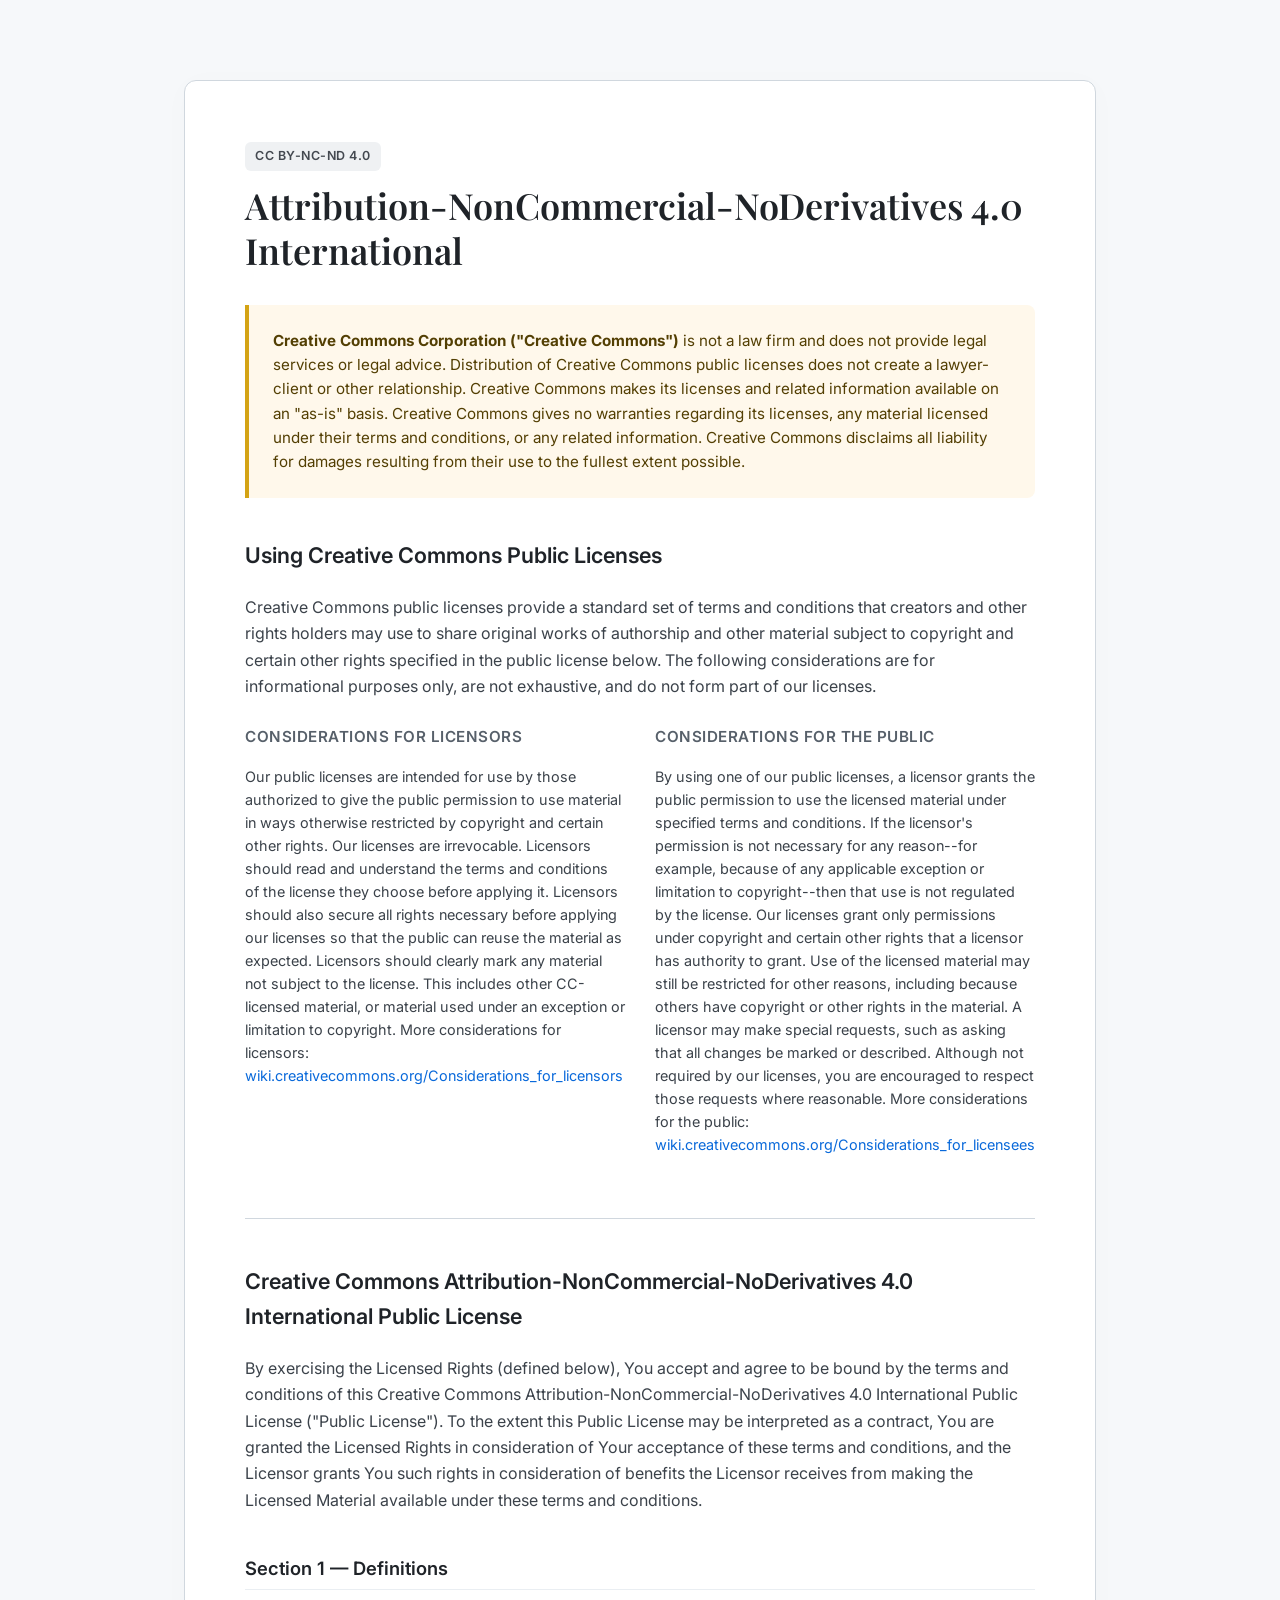
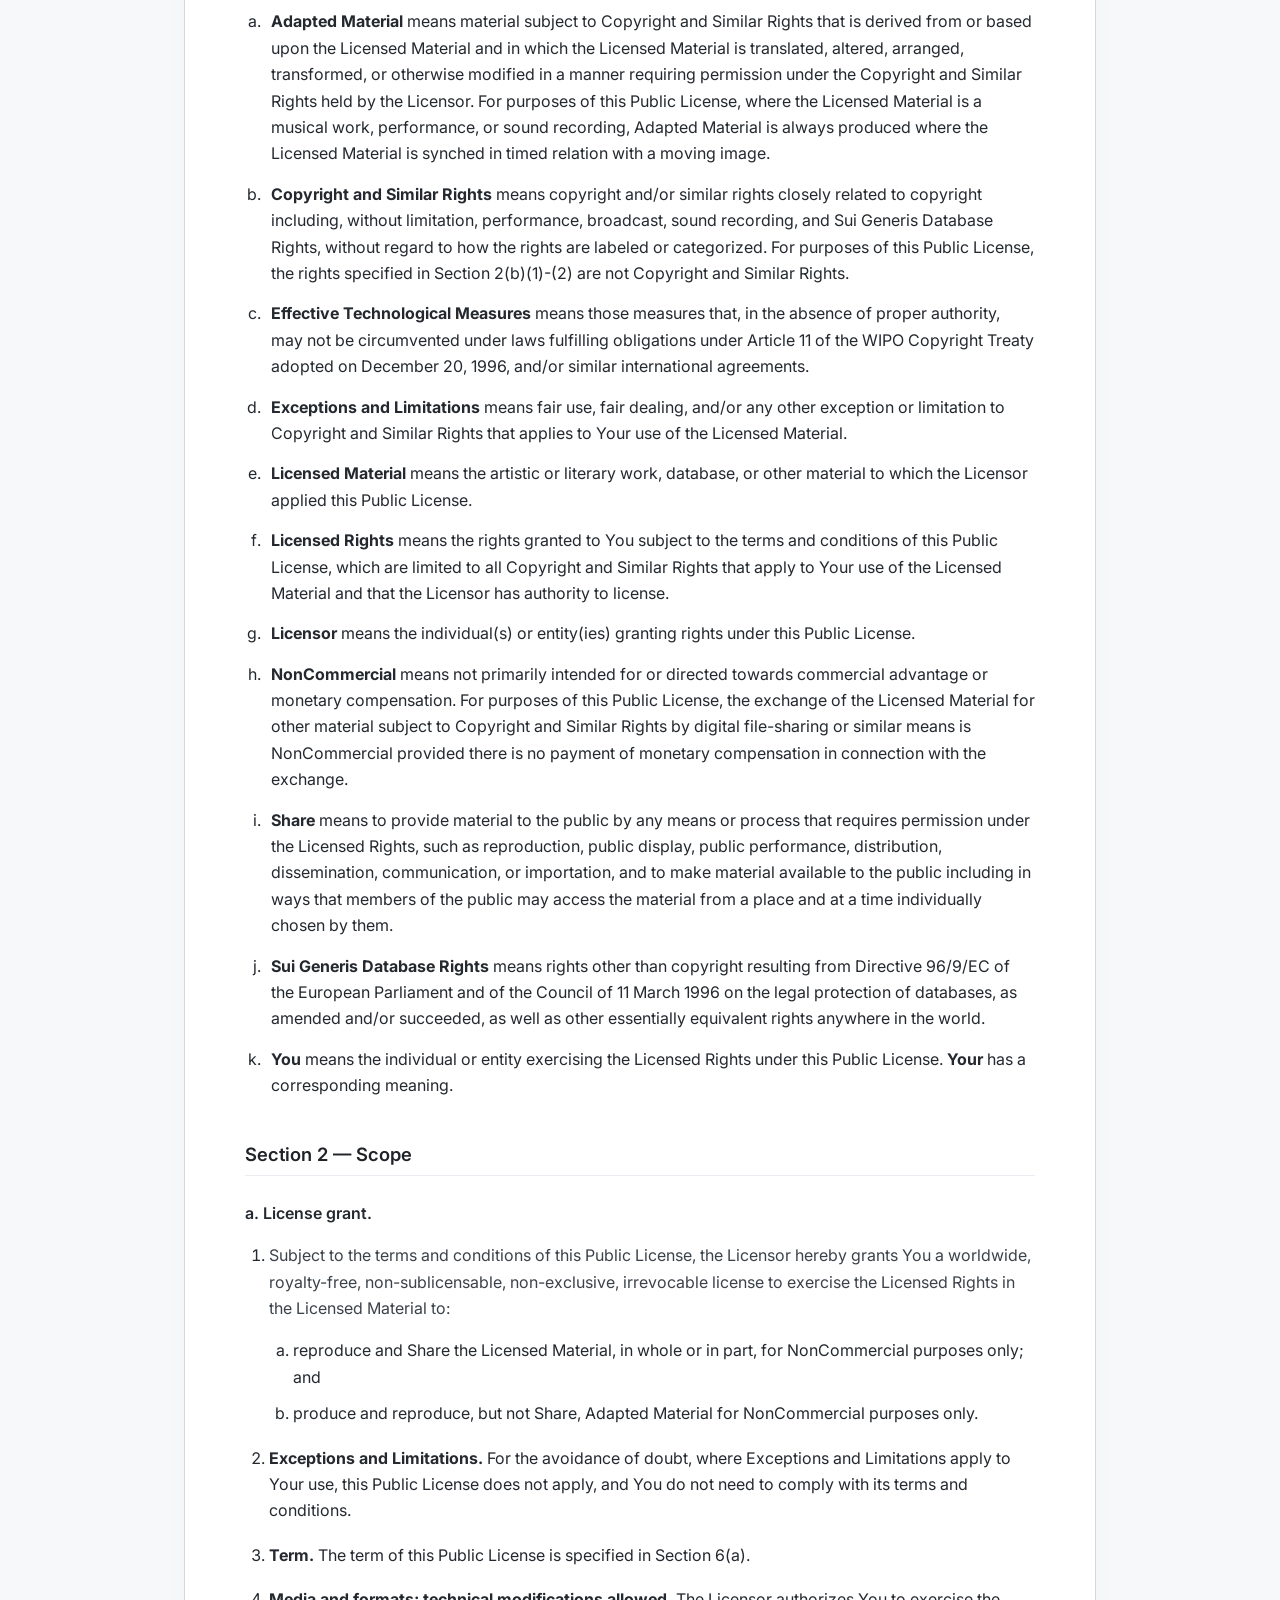
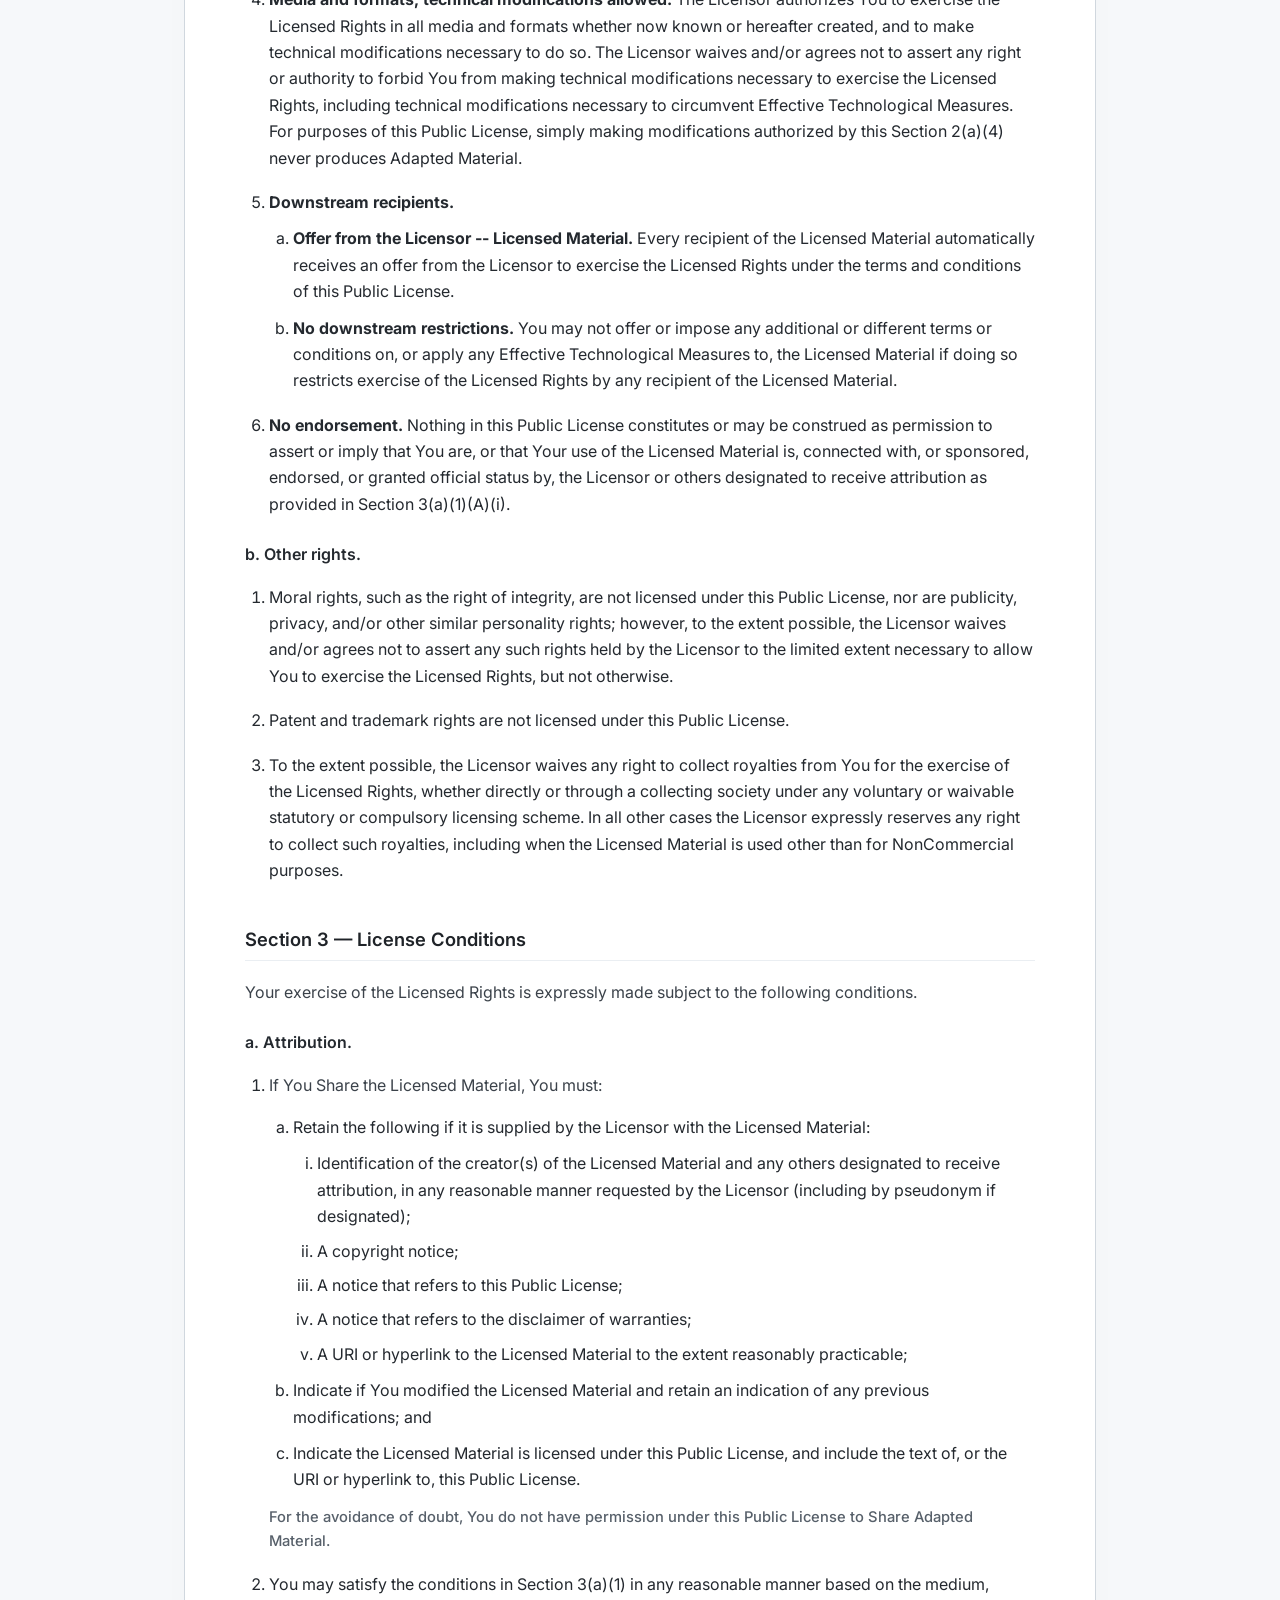
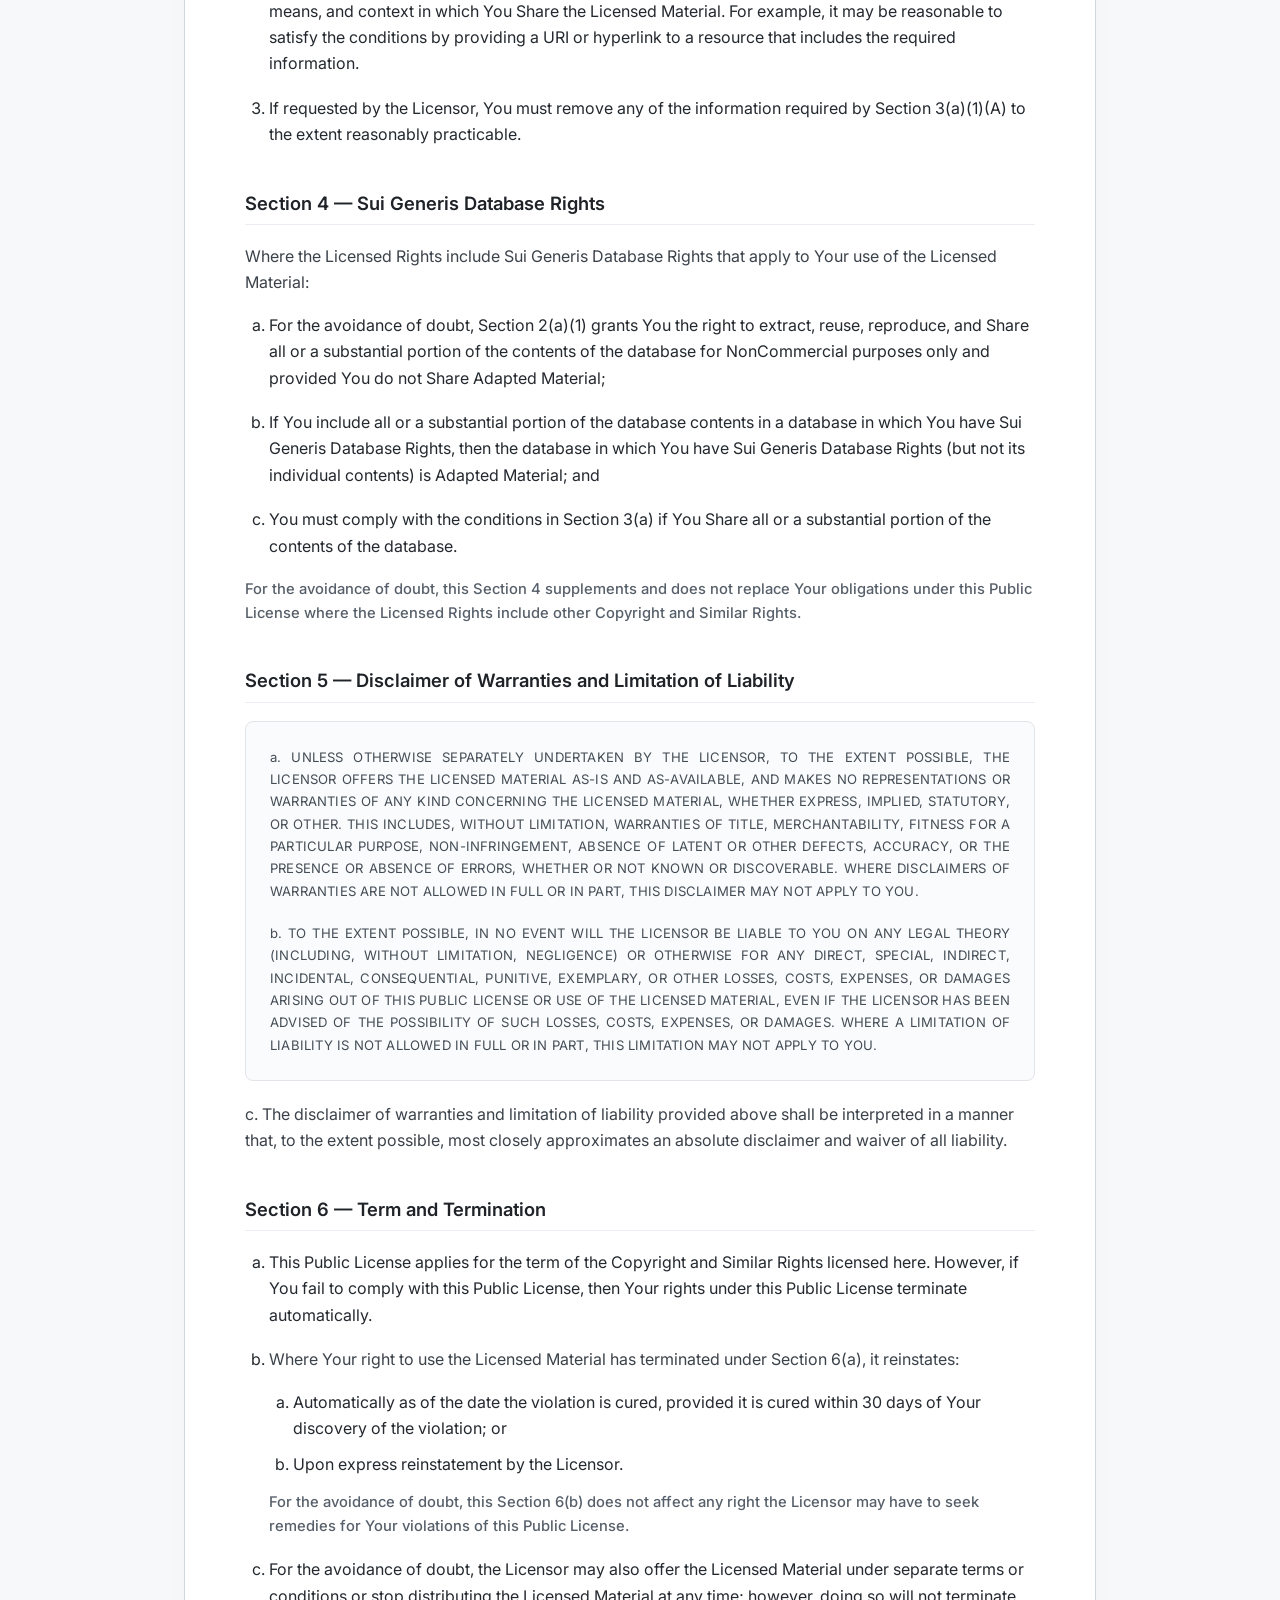
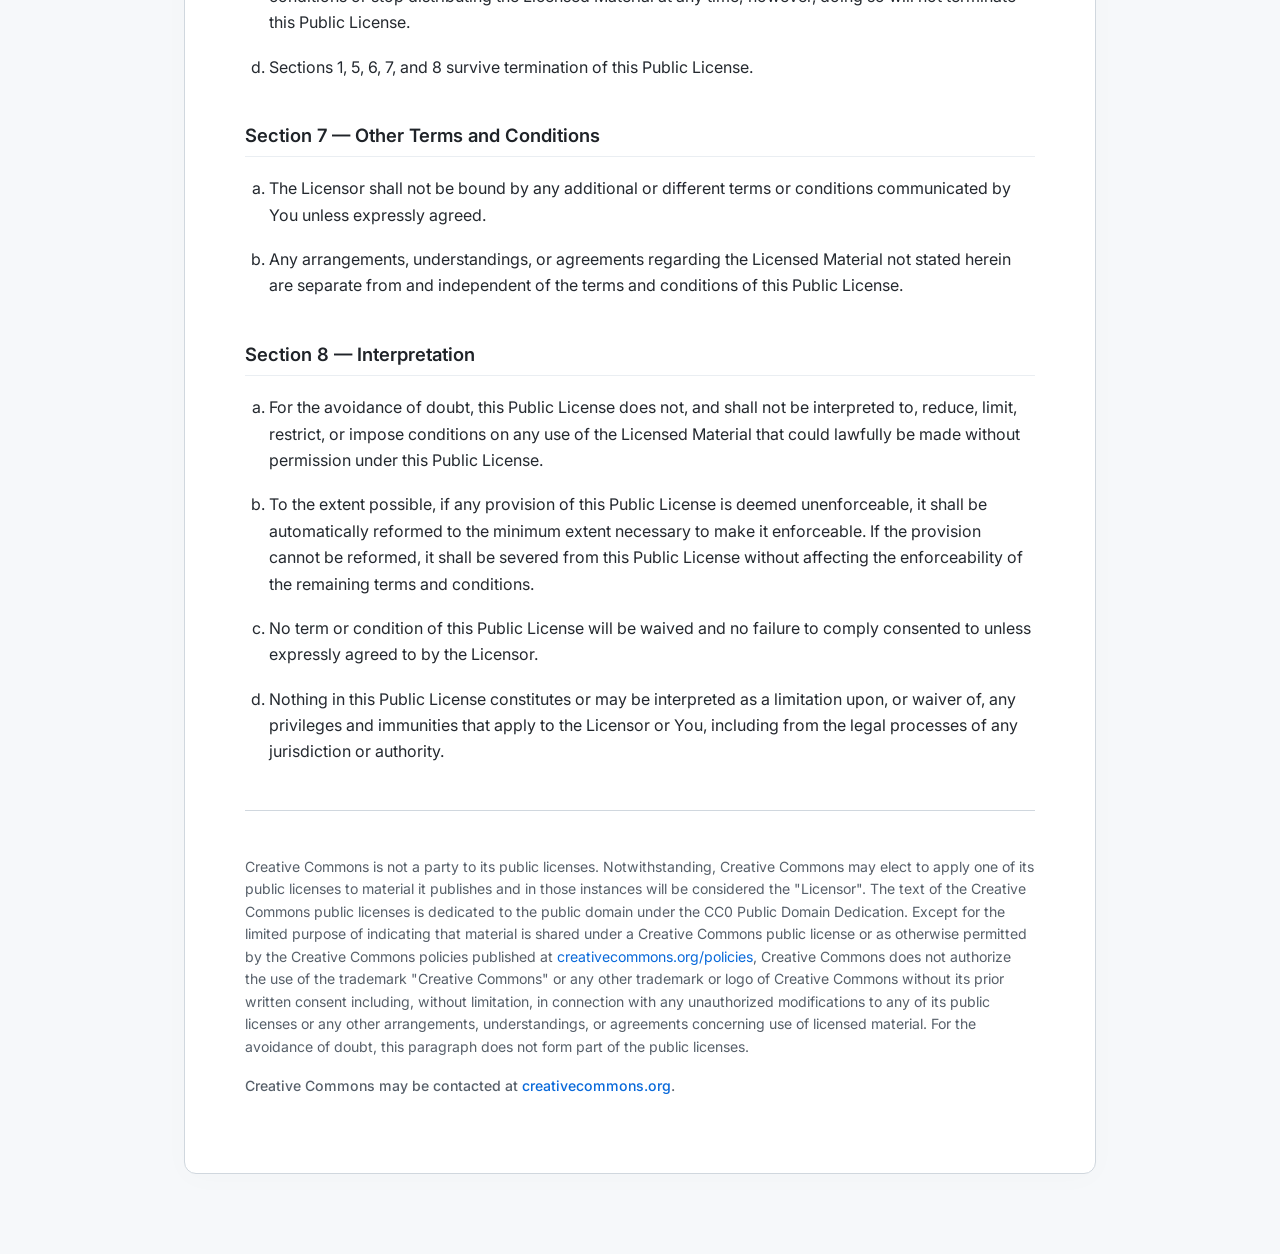
<file: license.html>
<!DOCTYPE html>
<html lang="en">
<head>
    <meta charset="UTF-8">
    <meta name="viewport" content="width=device-width, initial-scale=1.0">
    <title>MJ Events - License (CC NC-ND)</title>
    <link rel="stylesheet" href="css/license.css">
    <link rel="preconnect" href="https://fonts.googleapis.com">
    <link rel="preconnect" href="https://fonts.gstatic.com" crossorigin>
    <link href="https://fonts.googleapis.com/css2?family=Inter:wght@300;400;500;600;700&family=Playfair+Display:wght@600&display=swap" rel="stylesheet">
</head>
<body>

<main class="license-wrapper">
    <article class="license-card">
        
        <!-- Header -->
        <header class="license-header">
            <span class="license-badge">CC BY-NC-ND 4.0</span>
            <h1>Attribution-NonCommercial-NoDerivatives 4.0 International</h1>
        </header>

        <!-- CC Corporate Disclaimer Box -->
        <div class="license-notice-box">
            <p><strong>Creative Commons Corporation ("Creative Commons")</strong> is not a law firm and does not provide legal services or legal advice. Distribution of Creative Commons public licenses does not create a lawyer-client or other relationship. Creative Commons makes its licenses and related information available on an "as-is" basis. Creative Commons gives no warranties regarding its licenses, any material licensed under their terms and conditions, or any related information. Creative Commons disclaims all liability for damages resulting from their use to the fullest extent possible.</p>
        </div>

        <!-- Explainer Info -->
        <section class="license-preamble">
            <h2>Using Creative Commons Public Licenses</h2>
            <p>Creative Commons public licenses provide a standard set of terms and conditions that creators and other rights holders may use to share original works of authorship and other material subject to copyright and certain other rights specified in the public license below. The following considerations are for informational purposes only, are not exhaustive, and do not form part of our licenses.</p>
            
            <div class="considerations-grid">
                <div class="consideration-item">
                    <h3>Considerations for licensors</h3>
                    <p>Our public licenses are intended for use by those authorized to give the public permission to use material in ways otherwise restricted by copyright and certain other rights. Our licenses are irrevocable. Licensors should read and understand the terms and conditions of the license they choose before applying it. Licensors should also secure all rights necessary before applying our licenses so that the public can reuse the material as expected. Licensors should clearly mark any material not subject to the license. This includes other CC-licensed material, or material used under an exception or limitation to copyright. More considerations for licensors: <a href="https://wiki.creativecommons.org/Considerations_for_licensors" target="_blank">wiki.creativecommons.org/Considerations_for_licensors</a></p>
                </div>
                <div class="consideration-item">
                    <h3>Considerations for the public</h3>
                    <p>By using one of our public licenses, a licensor grants the public permission to use the licensed material under specified terms and conditions. If the licensor's permission is not necessary for any reason--for example, because of any applicable exception or limitation to copyright--then that use is not regulated by the license. Our licenses grant only permissions under copyright and certain other rights that a licensor has authority to grant. Use of the licensed material may still be restricted for other reasons, including because others have copyright or other rights in the material. A licensor may make special requests, such as asking that all changes be marked or described. Although not required by our licenses, you are encouraged to respect those requests where reasonable. More considerations for the public: <a href="https://wiki.creativecommons.org/Considerations_for_licensees" target="_blank">wiki.creativecommons.org/Considerations_for_licensees</a></p>
                </div>
            </div>
        </section>

        <hr class="license-divider">

        <!-- Main Public License Contract -->
        <section class="license-core-terms">
            <h2>Creative Commons Attribution-NonCommercial-NoDerivatives 4.0 International Public License</h2>
            <p class="license-intro-text">By exercising the Licensed Rights (defined below), You accept and agree to be bound by the terms and conditions of this Creative Commons Attribution-NonCommercial-NoDerivatives 4.0 International Public License ("Public License"). To the extent this Public License may be interpreted as a contract, You are granted the Licensed Rights in consideration of Your acceptance of these terms and conditions, and the Licensor grants You such rights in consideration of benefits the Licensor receives from making the Licensed Material available under these terms and conditions.</p>

            <!-- Section 1 -->
            <div class="license-section">
                <h3>Section 1 &mdash; Definitions</h3>
                <ol class="definitions-list">
                    <li><strong>Adapted Material</strong> means material subject to Copyright and Similar Rights that is derived from or based upon the Licensed Material and in which the Licensed Material is translated, altered, arranged, transformed, or otherwise modified in a manner requiring permission under the Copyright and Similar Rights held by the Licensor. For purposes of this Public License, where the Licensed Material is a musical work, performance, or sound recording, Adapted Material is always produced where the Licensed Material is synched in timed relation with a moving image.</li>
                    <li><strong>Copyright and Similar Rights</strong> means copyright and/or similar rights closely related to copyright including, without limitation, performance, broadcast, sound recording, and Sui Generis Database Rights, without regard to how the rights are labeled or categorized. For purposes of this Public License, the rights specified in Section 2(b)(1)-(2) are not Copyright and Similar Rights.</li>
                    <li><strong>Effective Technological Measures</strong> means those measures that, in the absence of proper authority, may not be circumvented under laws fulfilling obligations under Article 11 of the WIPO Copyright Treaty adopted on December 20, 1996, and/or similar international agreements.</li>
                    <li><strong>Exceptions and Limitations</strong> means fair use, fair dealing, and/or any other exception or limitation to Copyright and Similar Rights that applies to Your use of the Licensed Material.</li>
                    <li><strong>Licensed Material</strong> means the artistic or literary work, database, or other material to which the Licensor applied this Public License.</li>
                    <li><strong>Licensed Rights</strong> means the rights granted to You subject to the terms and conditions of this Public License, which are limited to all Copyright and Similar Rights that apply to Your use of the Licensed Material and that the Licensor has authority to license.</li>
                    <li><strong>Licensor</strong> means the individual(s) or entity(ies) granting rights under this Public License.</li>
                    <li><strong>NonCommercial</strong> means not primarily intended for or directed towards commercial advantage or monetary compensation. For purposes of this Public License, the exchange of the Licensed Material for other material subject to Copyright and Similar Rights by digital file-sharing or similar means is NonCommercial provided there is no payment of monetary compensation in connection with the exchange.</li>
                    <li><strong>Share</strong> means to provide material to the public by any means or process that requires permission under the Licensed Rights, such as reproduction, public display, public performance, distribution, dissemination, communication, or importation, and to make material available to the public including in ways that members of the public may access the material from a place and at a time individually chosen by them.</li>
                    <li><strong>Sui Generis Database Rights</strong> means rights other than copyright resulting from Directive 96/9/EC of the European Parliament and of the Council of 11 March 1996 on the legal protection of databases, as amended and/or succeeded, as well as other essentially equivalent rights anywhere in the world.</li>
                    <li><strong>You</strong> means the individual or entity exercising the Licensed Rights under this Public License. <strong>Your</strong> has a corresponding meaning.</li>
                </ol>
            </div>

            <!-- Section 2 -->
            <div class="license-section">
                <h3>Section 2 &mdash; Scope</h3>
                
                <div class="sub-clause">
                    <h4>a. License grant.</h4>
                    <ol class="nested-level-1">
                        <li>
                            <p>Subject to the terms and conditions of this Public License, the Licensor hereby grants You a worldwide, royalty-free, non-sublicensable, non-exclusive, irrevocable license to exercise the Licensed Rights in the Licensed Material to:</p>
                            <ol class="nested-level-2">
                                <li>reproduce and Share the Licensed Material, in whole or in part, for NonCommercial purposes only; and</li>
                                <li>produce and reproduce, but not Share, Adapted Material for NonCommercial purposes only.</li>
                            </ol>
                        </li>
                        <li><strong>Exceptions and Limitations.</strong> For the avoidance of doubt, where Exceptions and Limitations apply to Your use, this Public License does not apply, and You do not need to comply with its terms and conditions.</li>
                        <li><strong>Term.</strong> The term of this Public License is specified in Section 6(a).</li>
                        <li><strong>Media and formats; technical modifications allowed.</strong> The Licensor authorizes You to exercise the Licensed Rights in all media and formats whether now known or hereafter created, and to make technical modifications necessary to do so. The Licensor waives and/or agrees not to assert any right or authority to forbid You from making technical modifications necessary to exercise the Licensed Rights, including technical modifications necessary to circumvent Effective Technological Measures. For purposes of this Public License, simply making modifications authorized by this Section 2(a)(4) never produces Adapted Material.</li>
                        <li><strong>Downstream recipients.</strong>
                            <ol class="nested-level-2">
                                <li><strong>Offer from the Licensor -- Licensed Material.</strong> Every recipient of the Licensed Material automatically receives an offer from the Licensor to exercise the Licensed Rights under the terms and conditions of this Public License.</li>
                                <li><strong>No downstream restrictions.</strong> You may not offer or impose any additional or different terms or conditions on, or apply any Effective Technological Measures to, the Licensed Material if doing so restricts exercise of the Licensed Rights by any recipient of the Licensed Material.</li>
                            </ol>
                        </li>
                        <li><strong>No endorsement.</strong> Nothing in this Public License constitutes or may be construed as permission to assert or imply that You are, or that Your use of the Licensed Material is, connected with, or sponsored, endorsed, or granted official status by, the Licensor or others designated to receive attribution as provided in Section 3(a)(1)(A)(i).</li>
                    </ol>
                </div>

                <div class="sub-clause">
                    <h4>b. Other rights.</h4>
                    <ol class="nested-level-1">
                        <li>Moral rights, such as the right of integrity, are not licensed under this Public License, nor are publicity, privacy, and/or other similar personality rights; however, to the extent possible, the Licensor waives and/or agrees not to assert any such rights held by the Licensor to the limited extent necessary to allow You to exercise the Licensed Rights, but not otherwise.</li>
                        <li>Patent and trademark rights are not licensed under this Public License.</li>
                        <li>To the extent possible, the Licensor waives any right to collect royalties from You for the exercise of the Licensed Rights, whether directly or through a collecting society under any voluntary or waivable statutory or compulsory licensing scheme. In all other cases the Licensor expressly reserves any right to collect such royalties, including when the Licensed Material is used other than for NonCommercial purposes.</li>
                    </ol>
                </div>
            </div>

            <!-- Section 3 -->
            <div class="license-section">
                <h3>Section 3 &mdash; License Conditions</h3>
                <p>Your exercise of the Licensed Rights is expressly made subject to the following conditions.</p>
                
                <div class="sub-clause">
                    <h4>a. Attribution.</h4>
                    <ol class="nested-level-1">
                        <li>
                            <p>If You Share the Licensed Material, You must:</p>
                            <ol class="nested-level-2">
                                <li>Retain the following if it is supplied by the Licensor with the Licensed Material:
                                    <ol class="nested-level-3">
                                        <li>Identification of the creator(s) of the Licensed Material and any others designated to receive attribution, in any reasonable manner requested by the Licensor (including by pseudonym if designated);</li>
                                        <li>A copyright notice;</li>
                                        <li>A notice that refers to this Public License;</li>
                                        <li>A notice that refers to the disclaimer of warranties;</li>
                                        <li>A URI or hyperlink to the Licensed Material to the extent reasonably practicable;</li>
                                    </ol>
                                </li>
                                <li>Indicate if You modified the Licensed Material and retain an indication of any previous modifications; and</li>
                                <li>Indicate the Licensed Material is licensed under this Public License, and include the text of, or the URI or hyperlink to, this Public License.</li>
                            </ol>
                            <p class="license-clarification">For the avoidance of doubt, You do not have permission under this Public License to Share Adapted Material.</p>
                        </li>
                        <li>You may satisfy the conditions in Section 3(a)(1) in any reasonable manner based on the medium, means, and context in which You Share the Licensed Material. For example, it may be reasonable to satisfy the conditions by providing a URI or hyperlink to a resource that includes the required information.</li>
                        <li>If requested by the Licensor, You must remove any of the information required by Section 3(a)(1)(A) to the extent reasonably practicable.</li>
                    </ol>
                </div>
            </div>

            <!-- Section 4 -->
            <div class="license-section">
                <h3>Section 4 &mdash; Sui Generis Database Rights</h3>
                <p>Where the Licensed Rights include Sui Generis Database Rights that apply to Your use of the Licensed Material:</p>
                <ol class="nested-level-1 alpha">
                    <li>For the avoidance of doubt, Section 2(a)(1) grants You the right to extract, reuse, reproduce, and Share all or a substantial portion of the contents of the database for NonCommercial purposes only and provided You do not Share Adapted Material;</li>
                    <li>If You include all or a substantial portion of the database contents in a database in which You have Sui Generis Database Rights, then the database in which You have Sui Generis Database Rights (but not its individual contents) is Adapted Material; and</li>
                    <li>You must comply with the conditions in Section 3(a) if You Share all or a substantial portion of the contents of the database.</li>
                </ol>
                <p class="license-clarification">For the avoidance of doubt, this Section 4 supplements and does not replace Your obligations under this Public License where the Licensed Rights include other Copyright and Similar Rights.</p>
            </div>

            <!-- Section 5 -->
            <div class="license-section">
                <h3>Section 5 &mdash; Disclaimer of Warranties and Limitation of Liability</h3>
                
                <div class="legal-disclaimer-block">
                    <p class="caps-legal">a. UNLESS OTHERWISE SEPARATELY UNDERTAKEN BY THE LICENSOR, TO THE EXTENT POSSIBLE, THE LICENSOR OFFERS THE LICENSED MATERIAL AS-IS AND AS-AVAILABLE, AND MAKES NO REPRESENTATIONS OR WARRANTIES OF ANY KIND CONCERNING THE LICENSED MATERIAL, WHETHER EXPRESS, IMPLIED, STATUTORY, OR OTHER. THIS INCLUDES, WITHOUT LIMITATION, WARRANTIES OF TITLE, MERCHANTABILITY, FITNESS FOR A PARTICULAR PURPOSE, NON-INFRINGEMENT, ABSENCE OF LATENT OR OTHER DEFECTS, ACCURACY, OR THE PRESENCE OR ABSENCE OF ERRORS, WHETHER OR NOT KNOWN OR DISCOVERABLE. WHERE DISCLAIMERS OF WARRANTIES ARE NOT ALLOWED IN FULL OR IN PART, THIS DISCLAIMER MAY NOT APPLY TO YOU.</p>
                    
                    <p class="caps-legal">b. TO THE EXTENT POSSIBLE, IN NO EVENT WILL THE LICENSOR BE LIABLE TO YOU ON ANY LEGAL THEORY (INCLUDING, WITHOUT LIMITATION, NEGLIGENCE) OR OTHERWISE FOR ANY DIRECT, SPECIAL, INDIRECT, INCIDENTAL, CONSEQUENTIAL, PUNITIVE, EXEMPLARY, OR OTHER LOSSES, COSTS, EXPENSES, OR DAMAGES ARISING OUT OF THIS PUBLIC LICENSE OR USE OF THE LICENSED MATERIAL, EVEN IF THE LICENSOR HAS BEEN ADVISED OF THE POSSIBILITY OF SUCH LOSSES, COSTS, EXPENSES, OR DAMAGES. WHERE A LIMITATION OF LIABILITY IS NOT ALLOWED IN FULL OR IN PART, THIS LIMITATION MAY NOT APPLY TO YOU.</p>
                </div>

                <p>c. The disclaimer of warranties and limitation of liability provided above shall be interpreted in a manner that, to the extent possible, most closely approximates an absolute disclaimer and waiver of all liability.</p>
            </div>

            <!-- Section 6 -->
            <div class="license-section">
                <h3>Section 6 &mdash; Term and Termination</h3>
                <ol class="nested-level-1 alpha">
                    <li>This Public License applies for the term of the Copyright and Similar Rights licensed here. However, if You fail to comply with this Public License, then Your rights under this Public License terminate automatically.</li>
                    <li>
                        <p>Where Your right to use the Licensed Material has terminated under Section 6(a), it reinstates:</p>
                        <ol class="nested-level-2">
                            <li>Automatically as of the date the violation is cured, provided it is cured within 30 days of Your discovery of the violation; or</li>
                            <li>Upon express reinstatement by the Licensor.</li>
                        </ol>
                        <p class="license-clarification">For the avoidance of doubt, this Section 6(b) does not affect any right the Licensor may have to seek remedies for Your violations of this Public License.</p>
                    </li>
                    <li>For the avoidance of doubt, the Licensor may also offer the Licensed Material under separate terms or conditions or stop distributing the Licensed Material at any time; however, doing so will not terminate this Public License.</li>
                    <li>Sections 1, 5, 6, 7, and 8 survive termination of this Public License.</li>
                </ol>
            </div>

            <!-- Section 7 -->
            <div class="license-section">
                <h3>Section 7 &mdash; Other Terms and Conditions</h3>
                <ol class="nested-level-1 alpha">
                    <li>The Licensor shall not be bound by any additional or different terms or conditions communicated by You unless expressly agreed.</li>
                    <li>Any arrangements, understandings, or agreements regarding the Licensed Material not stated herein are separate from and independent of the terms and conditions of this Public License.</li>
                </ol>
            </div>

            <!-- Section 8 -->
            <div class="license-section">
                <h3>Section 8 &mdash; Interpretation</h3>
                <ol class="nested-level-1 alpha">
                    <li>For the avoidance of doubt, this Public License does not, and shall not be interpreted to, reduce, limit, restrict, or impose conditions on any use of the Licensed Material that could lawfully be made without permission under this Public License.</li>
                    <li>To the extent possible, if any provision of this Public License is deemed unenforceable, it shall be automatically reformed to the minimum extent necessary to make it enforceable. If the provision cannot be reformed, it shall be severed from this Public License without affecting the enforceability of the remaining terms and conditions.</li>
                    <li>No term or condition of this Public License will be waived and no failure to comply consented to unless expressly agreed to by the Licensor.</li>
                    <li>Nothing in this Public License constitutes or may be interpreted as a limitation upon, or waiver of, any privileges and immunities that apply to the Licensor or You, including from the legal processes of any jurisdiction or authority.</li>
                </ol>
            </div>
        </section>

        <hr class="license-divider">

        <!-- Postscript Box -->
        <footer class="license-postscript">
            <p>Creative Commons is not a party to its public licenses. Notwithstanding, Creative Commons may elect to apply one of its public licenses to material it publishes and in those instances will be considered the "Licensor". The text of the Creative Commons public licenses is dedicated to the public domain under the CC0 Public Domain Dedication. Except for the limited purpose of indicating that material is shared under a Creative Commons public license or as otherwise permitted by the Creative Commons policies published at <a href="https://creativecommons.org/policies" target="_blank">creativecommons.org/policies</a>, Creative Commons does not authorize the use of the trademark "Creative Commons" or any other trademark or logo of Creative Commons without its prior written consent including, without limitation, in connection with any unauthorized modifications to any of its public licenses or any other arrangements, understandings, or agreements concerning use of licensed material. For the avoidance of doubt, this paragraph does not form part of the public licenses.</p>
            <p class="cc-contact">Creative Commons may be contacted at <a href="https://creativecommons.org" target="_blank">creativecommons.org</a>.</p>
        </footer>

    </article>
</main>

</body>
</html>
</file>
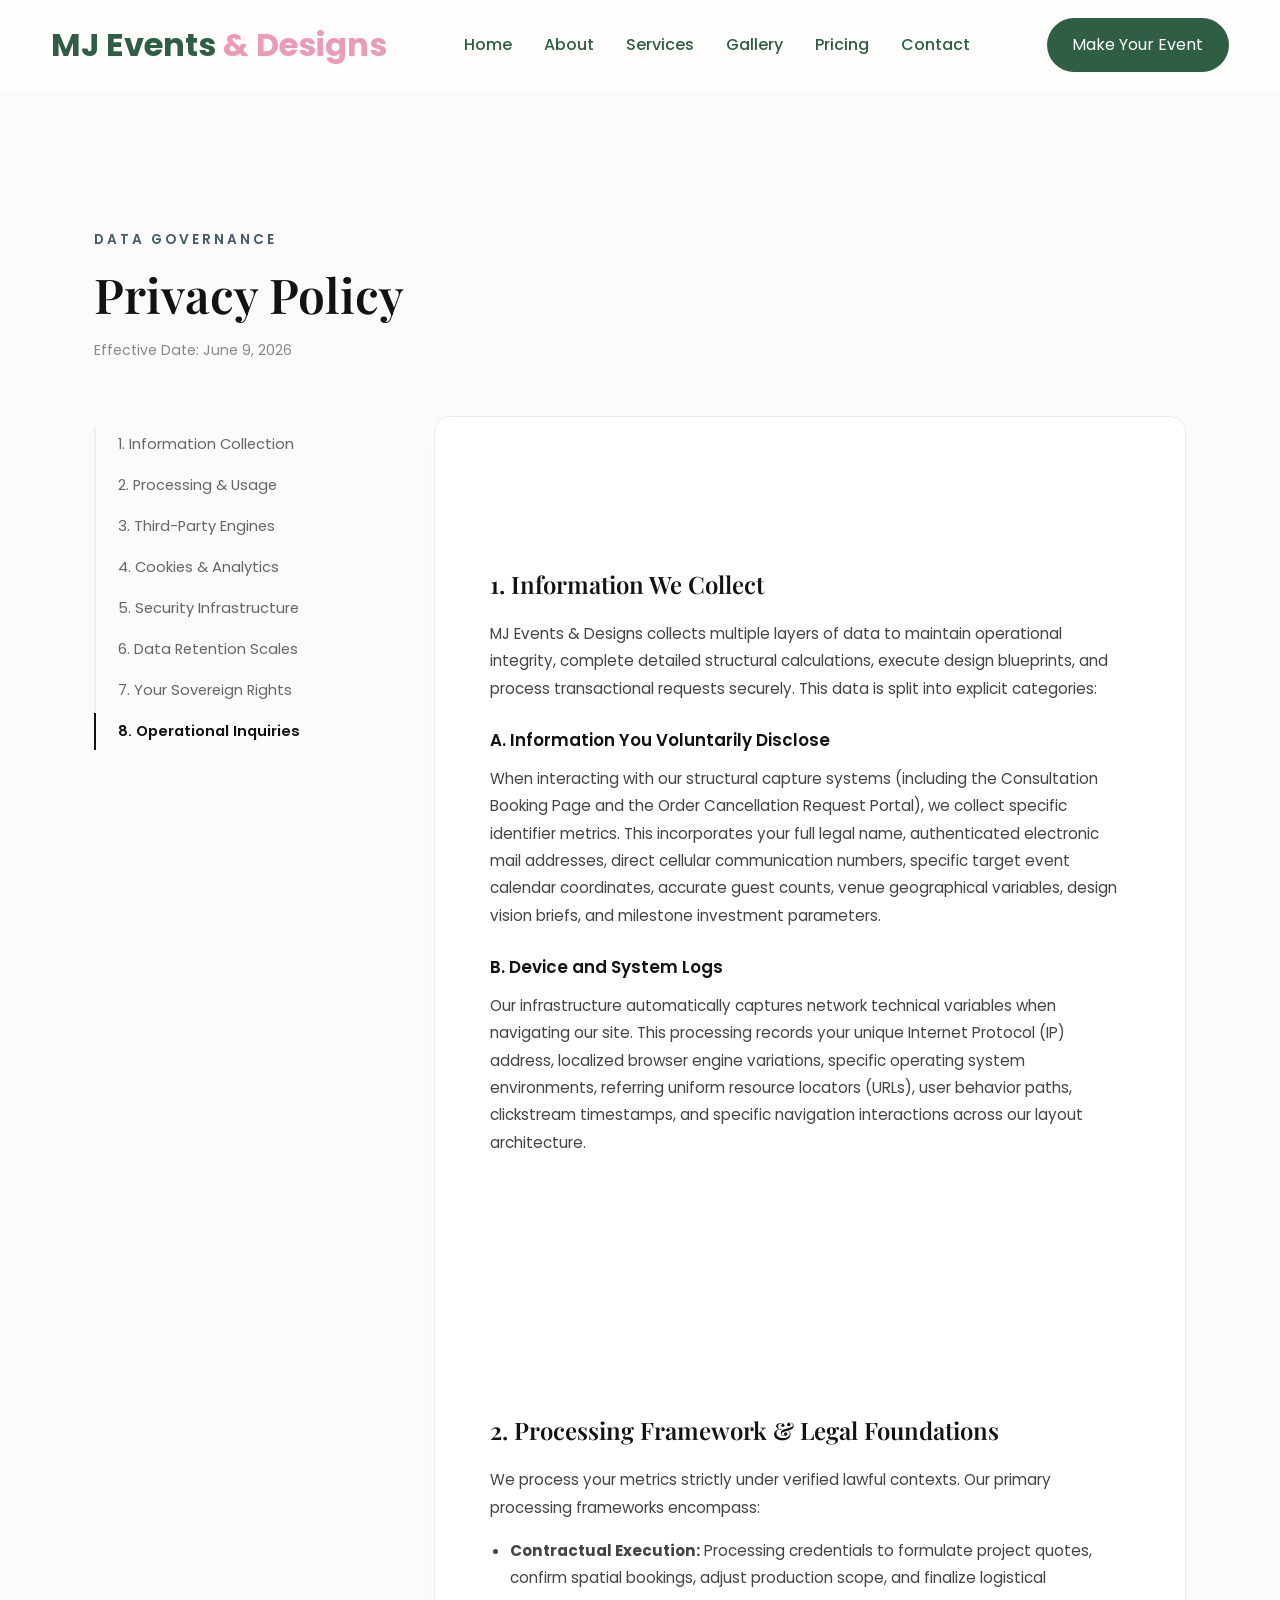
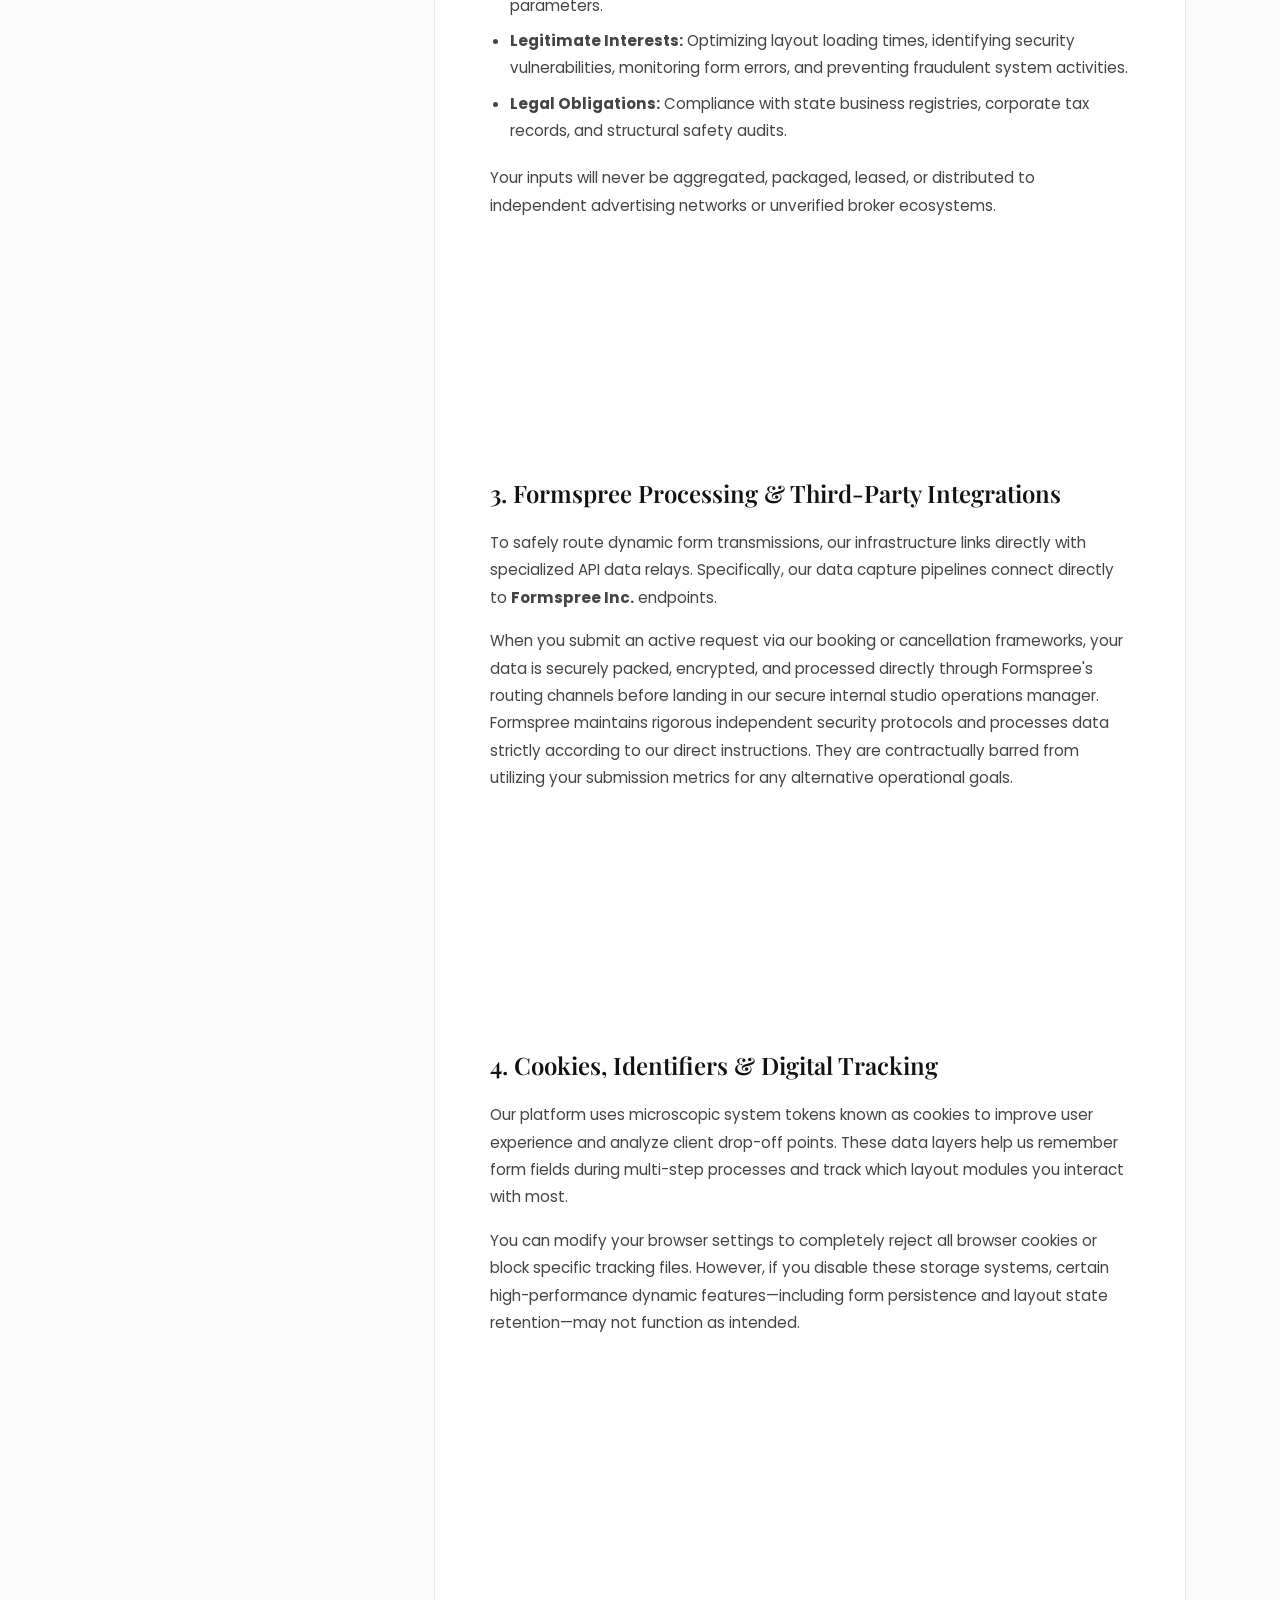
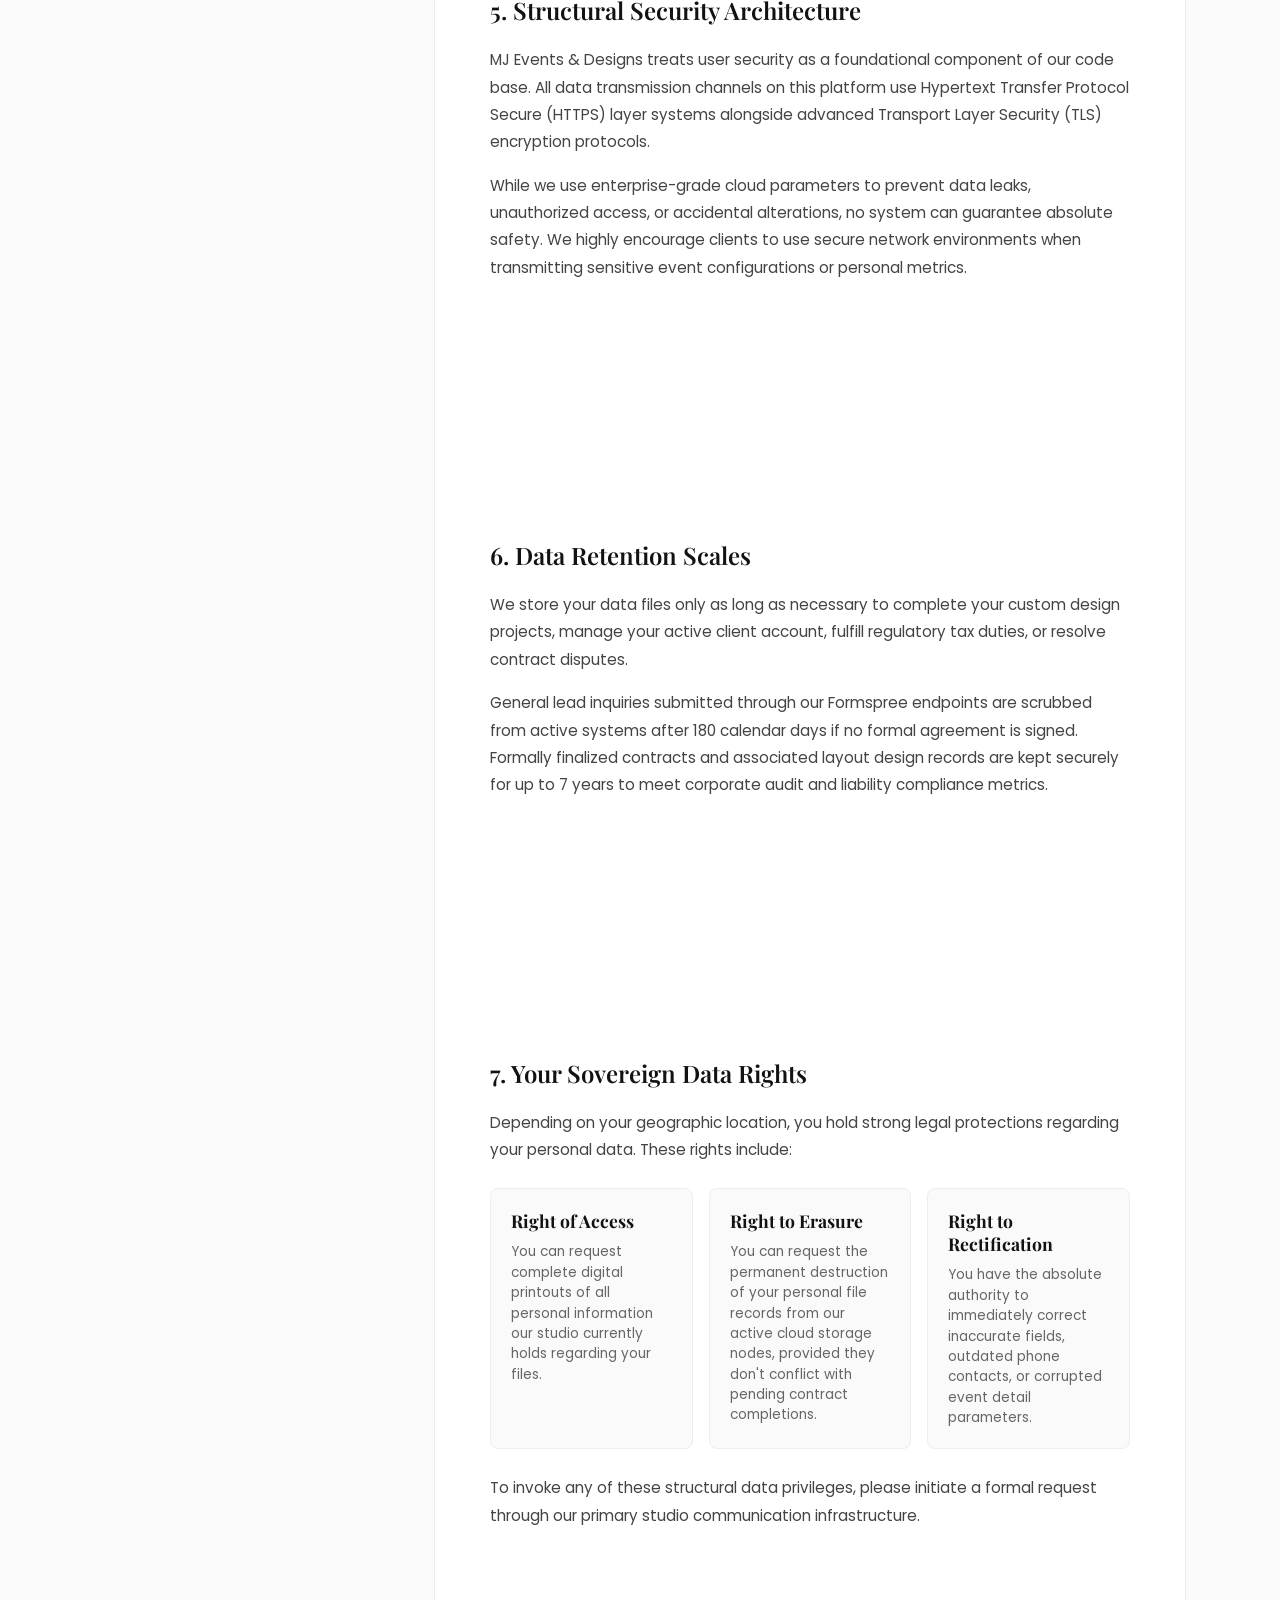
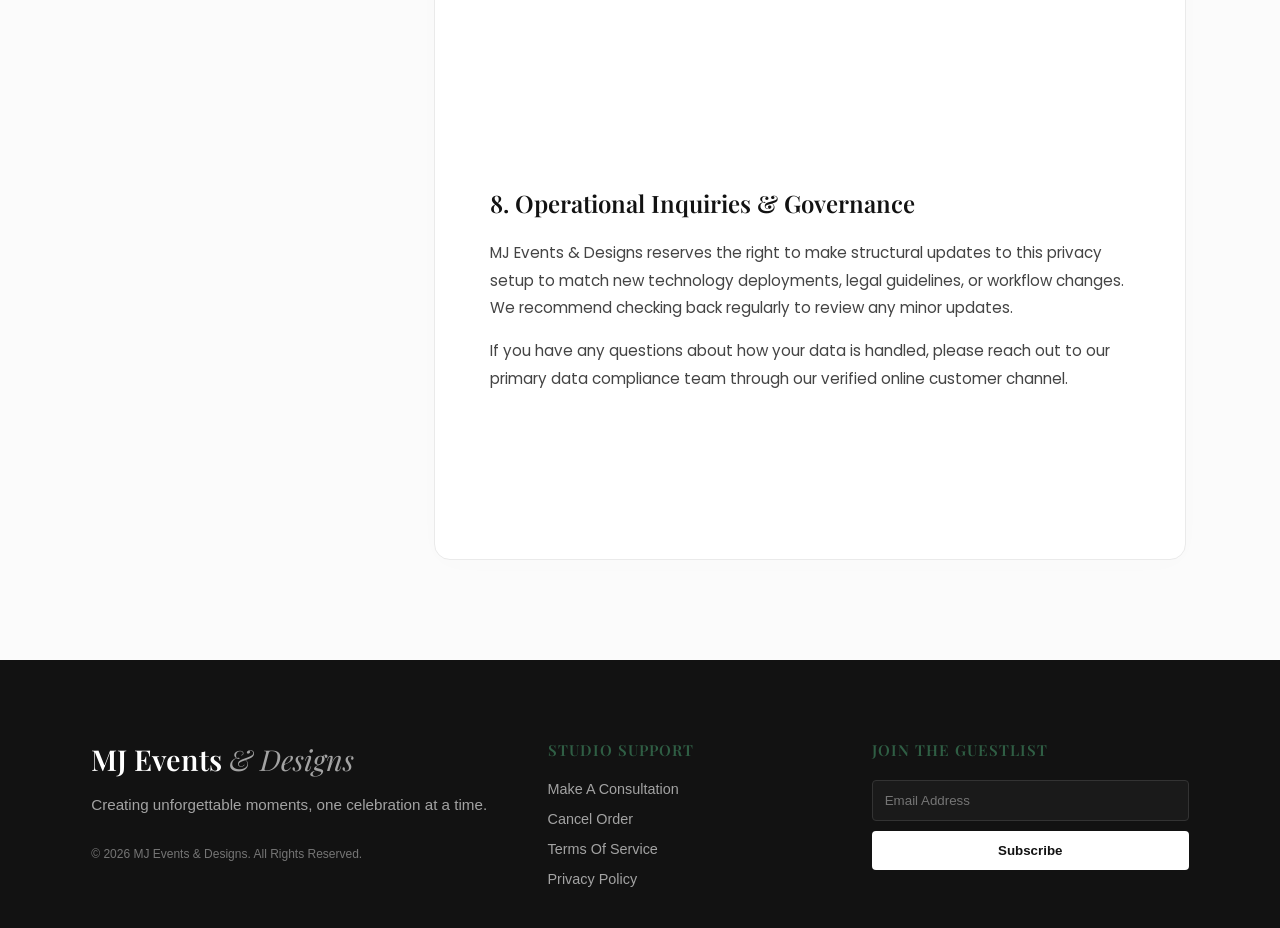
<file: privacy-policy.html>
<!DOCTYPE html>
<html lang="en">
<head>
    <meta charset="UTF-8">
    <meta name="viewport" content="width=device-width, initial-scale=1.0">
    <title>MJ Events - Privacy Policy</title>
    <meta name="description" content="Review the comprehensive privacy policy, data architecture standards, and user right provisions for MJ Events & Designs.">
    
    <link rel="stylesheet" href="css/index.css">
    <link rel="stylesheet" href="css/privacy.css">
    
    <link rel="preconnect" href="https://fonts.googleapis.com">
    <link rel="preconnect" href="https://fonts.gstatic.com" crossorigin>
    <link href="https://fonts.googleapis.com/css2?family=Playfair+Display:wght@500;600;700&family=Poppins:wght@300;400;500;600&display=swap" rel="stylesheet">
</head>
<body>

<div id="global-header"></div>

<main class="privacy-layout-wrapper">
    <div class="privacy-container">
        
        <header class="privacy-hero text-center">
            <span class="privacy-eyebrow">Data Governance</span>
            <h1>Privacy Policy</h1>
            <p class="privacy-meta">Effective Date: June 9, 2026</p>
        </header>

        <div class="privacy-grid">
            
            <aside class="privacy-sidebar">
                <nav class="privacy-nav">
                    <ul>
                        <li><a href="#privacy-collection" class="privacy-nav-link active">1. Information Collection</a></li>
                        <li><a href="#privacy-usage" class="privacy-nav-link">2. Processing & Usage</a></li>
                        <li><a href="#privacy-sharing" class="privacy-nav-link">3. Third-Party Engines</a></li>
                        <li><a href="#privacy-tracking" class="privacy-nav-link">4. Cookies & Analytics</a></li>
                        <li><a href="#privacy-security" class="privacy-nav-link">5. Security Infrastructure</a></li>
                        <li><a href="#privacy-retention" class="privacy-nav-link">6. Data Retention Scales</a></li>
                        <li><a href="#privacy-rights" class="privacy-nav-link">7. Your Sovereign Rights</a></li>
                        <li><a href="#privacy-contact" class="privacy-nav-link">8. Operational Inquiries</a></li>
                    </ul>
                </nav>
            </aside>

            <article class="privacy-content-body">
                
                <section id="privacy-collection" class="privacy-section">
                    <h2>1. Information We Collect</h2>
                    <p>MJ Events & Designs collects multiple layers of data to maintain operational integrity, complete detailed structural calculations, execute design blueprints, and process transactional requests securely. This data is split into explicit categories:</p>
                    
                    <h3>A. Information You Voluntarily Disclose</h3>
                    <p>When interacting with our structural capture systems (including the Consultation Booking Page and the Order Cancellation Request Portal), we collect specific identifier metrics. This incorporates your full legal name, authenticated electronic mail addresses, direct cellular communication numbers, specific target event calendar coordinates, accurate guest counts, venue geographical variables, design vision briefs, and milestone investment parameters.</p>
                    
                    <h3>B. Device and System Logs</h3>
                    <p>Our infrastructure automatically captures network technical variables when navigating our site. This processing records your unique Internet Protocol (IP) address, localized browser engine variations, specific operating system environments, referring uniform resource locators (URLs), user behavior paths, clickstream timestamps, and specific navigation interactions across our layout architecture.</p>
                </section>

                <section id="privacy-usage" class="privacy-section">
                    <h2>2. Processing Framework & Legal Foundations</h2>
                    <p>We process your metrics strictly under verified lawful contexts. Our primary processing frameworks encompass:</p>
                    <ul>
                        <li><strong>Contractual Execution:</strong> Processing credentials to formulate project quotes, confirm spatial bookings, adjust production scope, and finalize logistical parameters.</li>
                        <li><strong>Legitimate Interests:</strong> Optimizing layout loading times, identifying security vulnerabilities, monitoring form errors, and preventing fraudulent system activities.</li>
                        <li><strong>Legal Obligations:</strong> Compliance with state business registries, corporate tax records, and structural safety audits.</li>
                    </ul>
                    <p>Your inputs will never be aggregated, packaged, leased, or distributed to independent advertising networks or unverified broker ecosystems.</p>
                </section>

                <section id="privacy-sharing" class="privacy-section">
                    <h2>3. Formspree Processing & Third-Party Integrations</h2>
                    <p>To safely route dynamic form transmissions, our infrastructure links directly with specialized API data relays. Specifically, our data capture pipelines connect directly to <strong>Formspree Inc.</strong> endpoints.</p>
                    <p>When you submit an active request via our booking or cancellation frameworks, your data is securely packed, encrypted, and processed directly through Formspree's routing channels before landing in our secure internal studio operations manager. Formspree maintains rigorous independent security protocols and processes data strictly according to our direct instructions. They are contractually barred from utilizing your submission metrics for any alternative operational goals.</p>
                </section>

                <section id="privacy-tracking" class="privacy-section">
                    <h2>4. Cookies, Identifiers & Digital Tracking</h2>
                    <p>Our platform uses microscopic system tokens known as cookies to improve user experience and analyze client drop-off points. These data layers help us remember form fields during multi-step processes and track which layout modules you interact with most.</p>
                    <p>You can modify your browser settings to completely reject all browser cookies or block specific tracking files. However, if you disable these storage systems, certain high-performance dynamic features—including form persistence and layout state retention—may not function as intended.</p>
                </section>

                <section id="privacy-security" class="privacy-section">
                    <h2>5. Structural Security Architecture</h2>
                    <p>MJ Events & Designs treats user security as a foundational component of our code base. All data transmission channels on this platform use Hypertext Transfer Protocol Secure (HTTPS) layer systems alongside advanced Transport Layer Security (TLS) encryption protocols.</p>
                    <p>While we use enterprise-grade cloud parameters to prevent data leaks, unauthorized access, or accidental alterations, no system can guarantee absolute safety. We highly encourage clients to use secure network environments when transmitting sensitive event configurations or personal metrics.</p>
                </section>

                <section id="privacy-retention" class="privacy-section">
                    <h2>6. Data Retention Scales</h2>
                    <p>We store your data files only as long as necessary to complete your custom design projects, manage your active client account, fulfill regulatory tax duties, or resolve contract disputes.</p>
                    <p>General lead inquiries submitted through our Formspree endpoints are scrubbed from active systems after 180 calendar days if no formal agreement is signed. Formally finalized contracts and associated layout design records are kept securely for up to 7 years to meet corporate audit and liability compliance metrics.</p>
                </section>

                <section id="privacy-rights" class="privacy-section">
                    <h2>7. Your Sovereign Data Rights</h2>
                    <p>Depending on your geographic location, you hold strong legal protections regarding your personal data. These rights include:</p>
                    <div class="rights-block-grid">
                        <div class="right-card">
                            <h4>Right of Access</h4>
                            <p>You can request complete digital printouts of all personal information our studio currently holds regarding your files.</p>
                        </div>
                        <div class="right-card">
                            <h4>Right to Erasure</h4>
                            <p>You can request the permanent destruction of your personal file records from our active cloud storage nodes, provided they don't conflict with pending contract completions.</p>
                        </div>
                        <div class="right-card">
                            <h4>Right to Rectification</h4>
                            <p>You have the absolute authority to immediately correct inaccurate fields, outdated phone contacts, or corrupted event detail parameters.</p>
                        </div>
                    </div>
                    <p>To invoke any of these structural data privileges, please initiate a formal request through our primary studio communication infrastructure.</p>
                </section>

                <section id="privacy-contact" class="privacy-section">
                    <h2>8. Operational Inquiries & Governance</h2>
                    <p>MJ Events & Designs reserves the right to make structural updates to this privacy setup to match new technology deployments, legal guidelines, or workflow changes. We recommend checking back regularly to review any minor updates.</p>
                    <p>If you have any questions about how your data is handled, please reach out to our primary data compliance team through our verified online customer channel.</p>
                </section>

            </article>
        </div>

    </div>
</main>

<div id="global-footer"></div>

<script src="js/he-fo.js"></script>
<script src="js/privacy.js"></script>
</body>
</html>
</file>
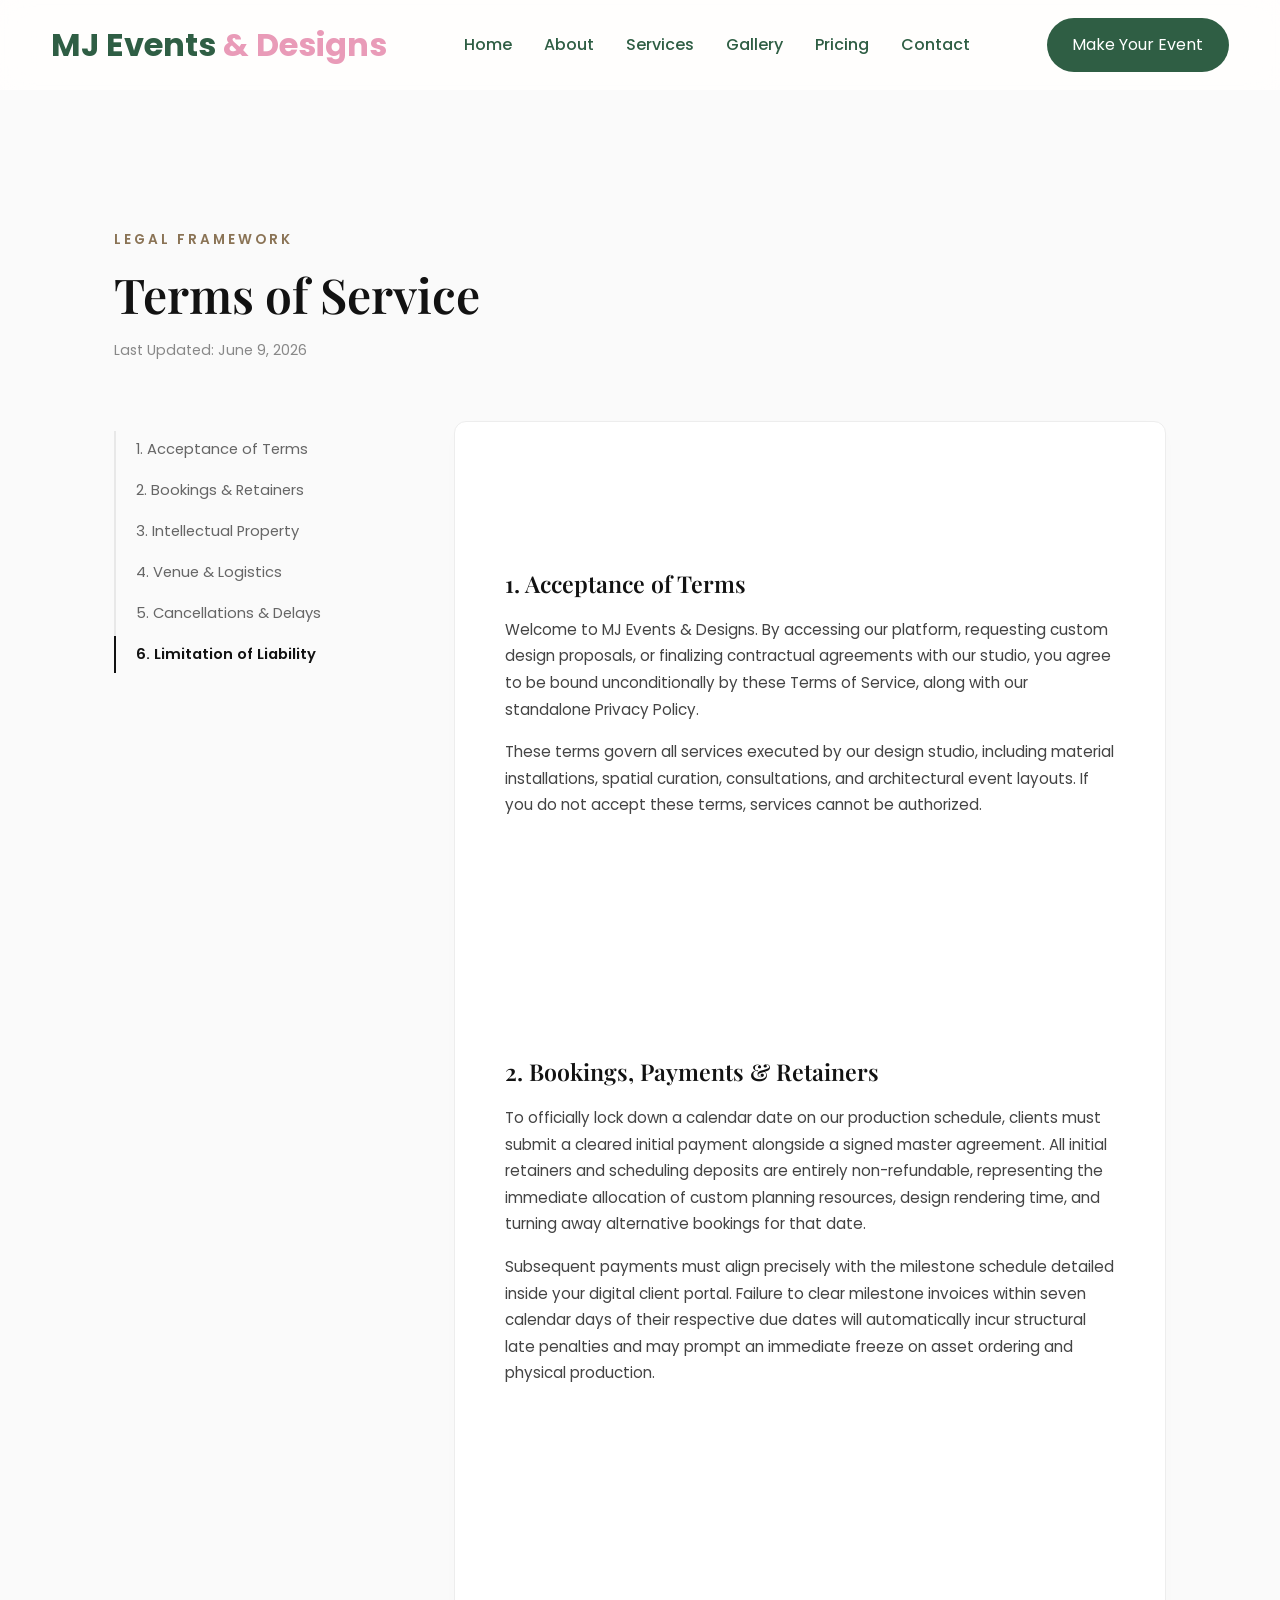
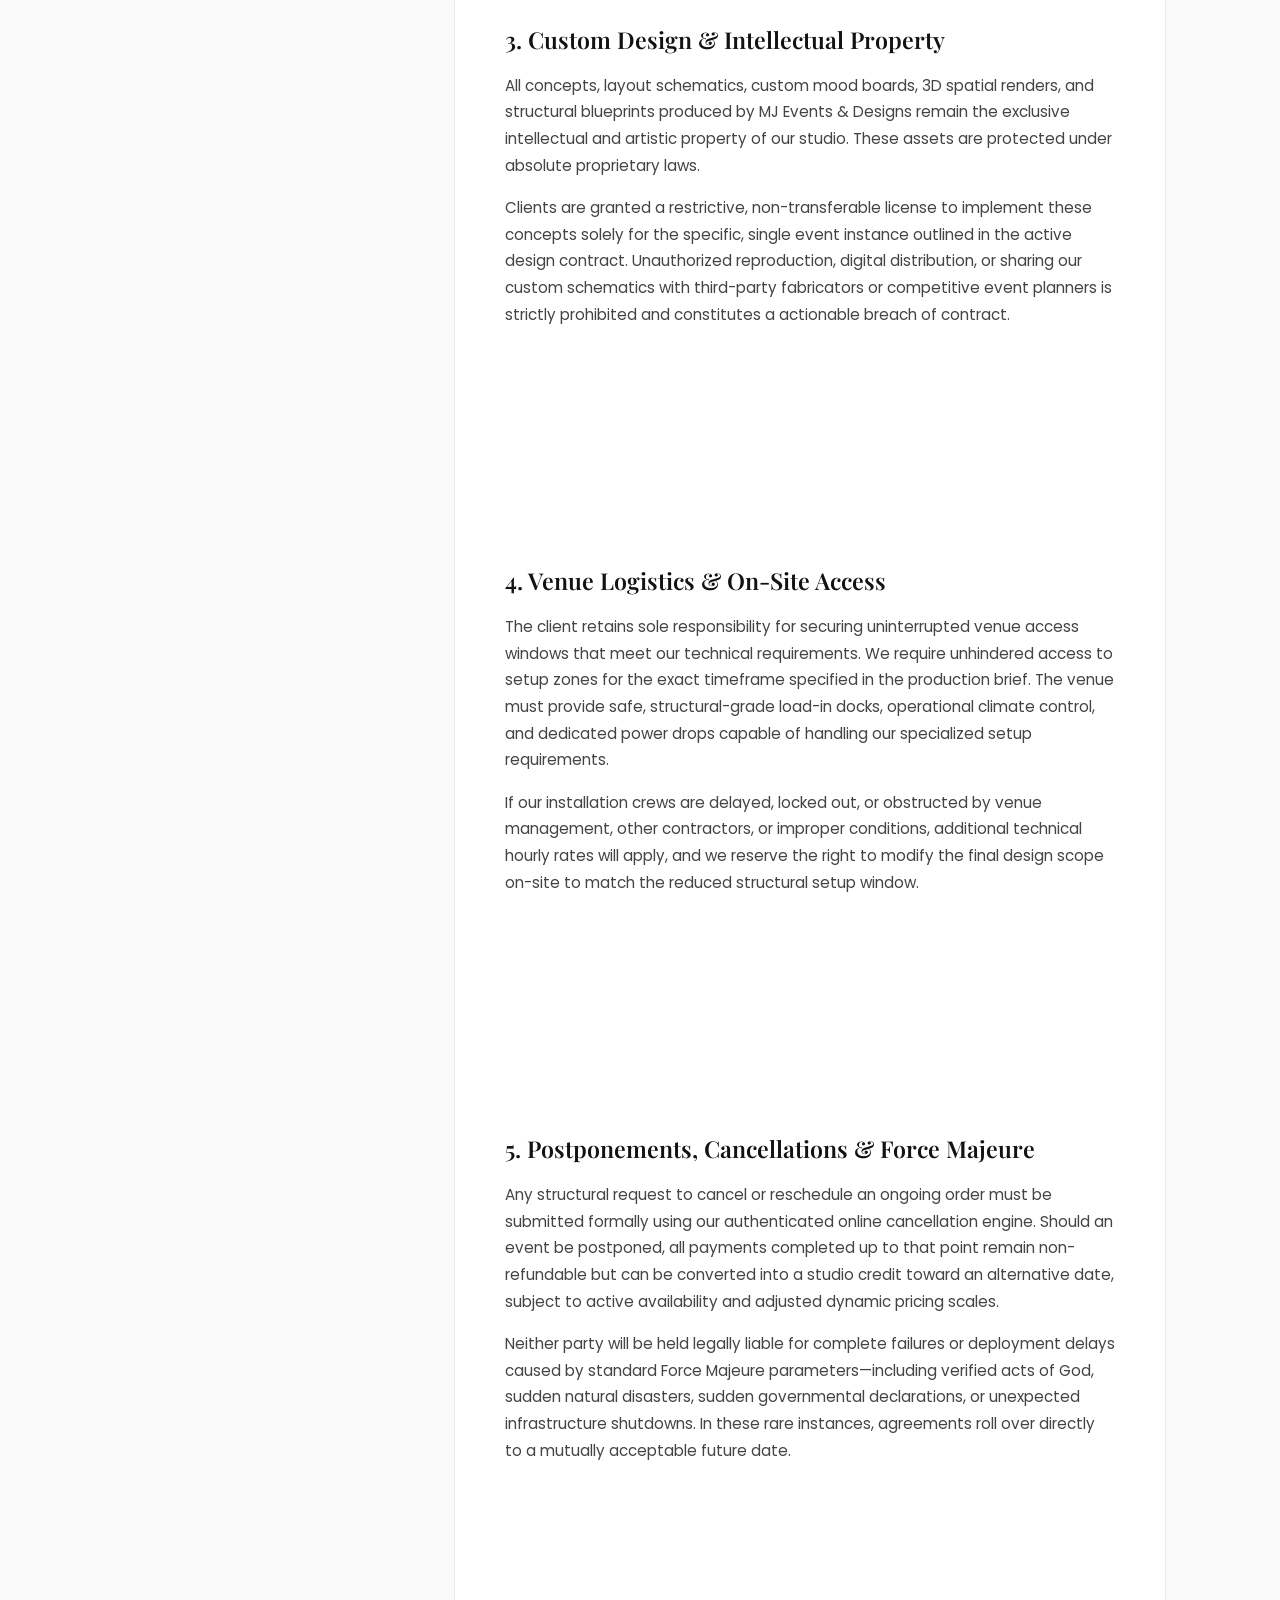
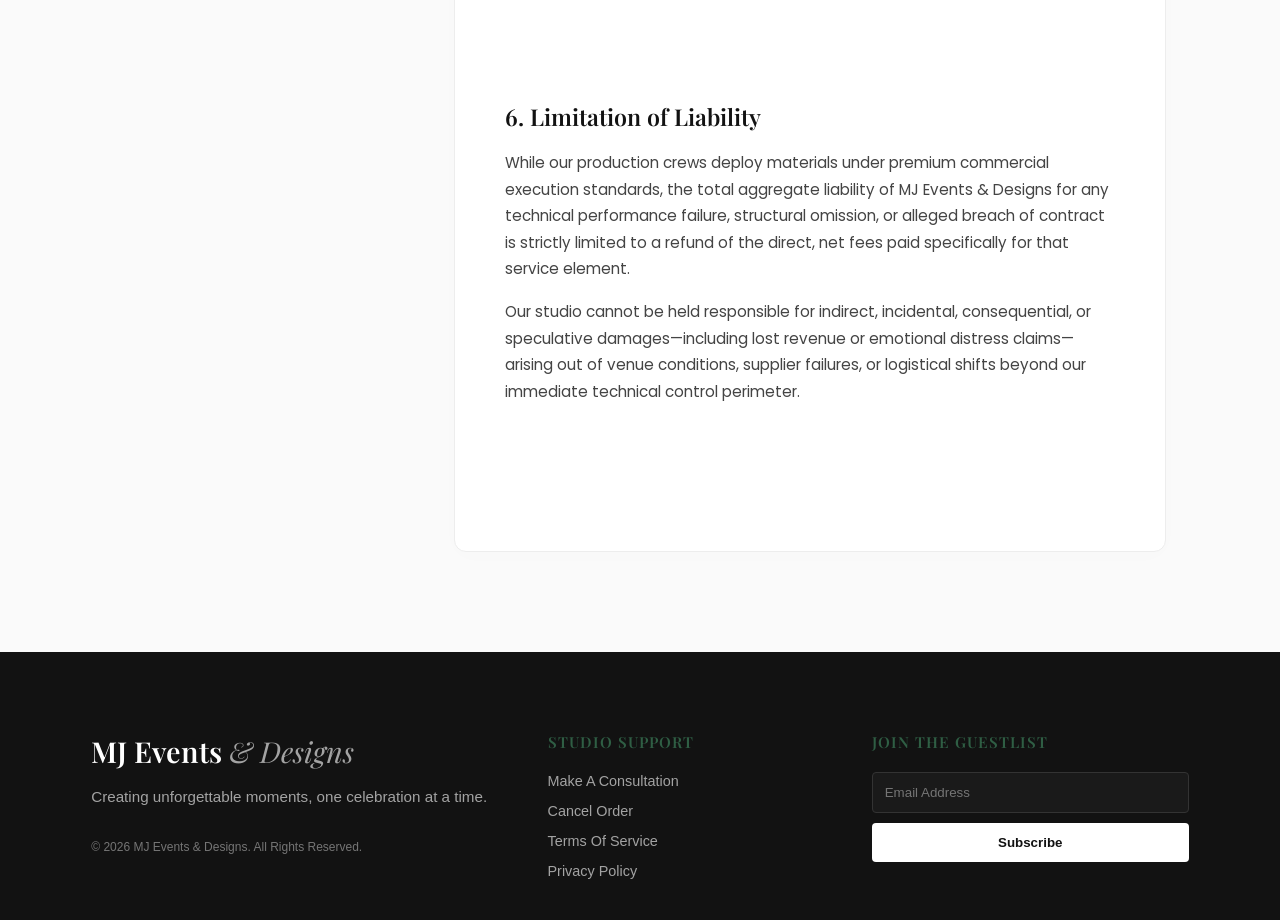
<file: terms.html>
<!DOCTYPE html>
<html lang="en">
<head>
    <meta charset="UTF-8">
    <meta name="viewport" content="width=device-width, initial-scale=1.0">
    <title>MJ Events - Terms Of Service</title>
    <meta name="description" content="Review the legal terms, booking policies, and service agreements for MJ Events & Designs.">
    
    <link rel="stylesheet" href="css/index.css">
    <link rel="stylesheet" href="css/terms.css">
    
    <link rel="preconnect" href="https://fonts.googleapis.com">
    <link rel="preconnect" href="https://fonts.gstatic.com" crossorigin>
    <link href="https://fonts.googleapis.com/css2?family=Playfair+Display:wght@500;600;700&family=Poppins:wght@300;400;500;600&display=swap" rel="stylesheet">
</head>
<body>

<div id="global-header"></div>

<main class="terms-layout-wrapper">
    <div class="terms-container">
        
        <!-- Hero Header Area -->
        <header class="terms-hero text-center">
            <span class="terms-eyebrow">Legal Framework</span>
            <h1>Terms of Service</h1>
            <p class="terms-meta">Last Updated: June 9, 2026</p>
        </header>

        <div class="terms-grid">
            
            <!-- Sticky Navigation Sidebar -->
            <aside class="terms-sidebar">
                <nav class="terms-nav">
                    <ul>
                        <li><a href="#section-acceptance" class="terms-nav-link active">1. Acceptance of Terms</a></li>
                        <li><a href="#section-bookings" class="terms-nav-link">2. Bookings & Retainers</a></li>
                        <li><a href="#section-intellectual" class="terms-nav-link">3. Intellectual Property</a></li>
                        <li><a href="#section-logistics" class="terms-nav-link">4. Venue & Logistics</a></li>
                        <li><a href="#section-cancellations" class="terms-nav-link">5. Cancellations & Delays</a></li>
                        <li><a href="#section-liability" class="terms-nav-link">6. Limitation of Liability</a></li>
                    </ul>
                </nav>
            </aside>

            <!-- Main Legal Copy -->
            <article class="terms-content-body">
                
                <section id="section-acceptance" class="terms-section">
                    <h2>1. Acceptance of Terms</h2>
                    <p>Welcome to MJ Events & Designs. By accessing our platform, requesting custom design proposals, or finalizing contractual agreements with our studio, you agree to be bound unconditionally by these Terms of Service, along with our standalone Privacy Policy.</p>
                    <p>These terms govern all services executed by our design studio, including material installations, spatial curation, consultations, and architectural event layouts. If you do not accept these terms, services cannot be authorized.</p>
                </section>

                <section id="section-bookings" class="terms-section">
                    <h2>2. Bookings, Payments & Retainers</h2>
                    <p>To officially lock down a calendar date on our production schedule, clients must submit a cleared initial payment alongside a signed master agreement. All initial retainers and scheduling deposits are entirely non-refundable, representing the immediate allocation of custom planning resources, design rendering time, and turning away alternative bookings for that date.</p>
                    <p>Subsequent payments must align precisely with the milestone schedule detailed inside your digital client portal. Failure to clear milestone invoices within seven calendar days of their respective due dates will automatically incur structural late penalties and may prompt an immediate freeze on asset ordering and physical production.</p>
                </section>

                <section id="section-intellectual" class="terms-section">
                    <h2>3. Custom Design & Intellectual Property</h2>
                    <p>All concepts, layout schematics, custom mood boards, 3D spatial renders, and structural blueprints produced by MJ Events & Designs remain the exclusive intellectual and artistic property of our studio. These assets are protected under absolute proprietary laws.</p>
                    <p>Clients are granted a restrictive, non-transferable license to implement these concepts solely for the specific, single event instance outlined in the active design contract. Unauthorized reproduction, digital distribution, or sharing our custom schematics with third-party fabricators or competitive event planners is strictly prohibited and constitutes a actionable breach of contract.</p>
                </section>

                <section id="section-logistics" class="terms-section">
                    <h2>4. Venue Logistics & On-Site Access</h2>
                    <p>The client retains sole responsibility for securing uninterrupted venue access windows that meet our technical requirements. We require unhindered access to setup zones for the exact timeframe specified in the production brief. The venue must provide safe, structural-grade load-in docks, operational climate control, and dedicated power drops capable of handling our specialized setup requirements.</p>
                    <p>If our installation crews are delayed, locked out, or obstructed by venue management, other contractors, or improper conditions, additional technical hourly rates will apply, and we reserve the right to modify the final design scope on-site to match the reduced structural setup window.</p>
                </section>

                <section id="section-cancellations" class="terms-section">
                    <h2>5. Postponements, Cancellations & Force Majeure</h2>
                    <p>Any structural request to cancel or reschedule an ongoing order must be submitted formally using our authenticated online cancellation engine. Should an event be postponed, all payments completed up to that point remain non-refundable but can be converted into a studio credit toward an alternative date, subject to active availability and adjusted dynamic pricing scales.</p>
                    <p>Neither party will be held legally liable for complete failures or deployment delays caused by standard Force Majeure parameters—including verified acts of God, sudden natural disasters, sudden governmental declarations, or unexpected infrastructure shutdowns. In these rare instances, agreements roll over directly to a mutually acceptable future date.</p>
                </section>

                <section id="section-liability" class="terms-section">
                    <h2>6. Limitation of Liability</h2>
                    <p>While our production crews deploy materials under premium commercial execution standards, the total aggregate liability of MJ Events & Designs for any technical performance failure, structural omission, or alleged breach of contract is strictly limited to a refund of the direct, net fees paid specifically for that service element.</p>
                    <p>Our studio cannot be held responsible for indirect, incidental, consequential, or speculative damages—including lost revenue or emotional distress claims—arising out of venue conditions, supplier failures, or logistical shifts beyond our immediate technical control perimeter.</p>
                </section>

            </article>
        </div>

    </div>
</main>

<div id="global-footer"></div>

<script src="js/he-fo.js"></script>
<script src="js/terms.js"></script>
</body>
</html>
</file>
<file: css/index.css>
:root {
    --pink: #f7c6d9;
    --pink-dark: #e99bb8;
    --sage: #cfe8cf;
    --green: #2f5e44;
    --green-light: #4b8a67;
    --white: #fff;
    --bg: #fdfaf8;
    --shadow: 0 10px 30px rgba(0,0,0,.1);
    --radius: 20px;
}

* {
    margin: 0;
    padding: 0;
    box-sizing: border-box;
}

html {
    scroll-behavior: smooth;
}

body {
    font-family: Poppins, sans-serif;
    background: linear-gradient(180deg, #fdfaf8, #f7fff7);
    color: #234;
    overflow-x: hidden;
}

h1, h2, h3, h4 {
    font-family: "Playfair Display", serif;
    color: var(--green);
}

.container {
    width: min(1200px, 92%);
    margin: auto;
}

a {
    text-decoration: none;
}

.bg-circle {
    position: fixed;
    border-radius: 50%;
    filter: blur(80px);
    z-index: -1;
    opacity: .35;
}

.bg-one {
    width: 400px;
    height: 400px;
    background: var(--pink);
    top: -100px;
    left: -100px;
}

.bg-two {
    width: 500px;
    height: 500px;
    background: var(--sage);
    right: -150px;
    bottom: -150px;
}

/* Navbar Layout */
.navbar {
    position: sticky;
    top: 0;
    backdrop-filter: blur(15px);
    background: rgba(255, 255, 255, .7);
    padding: 18px 0;
    z-index: 100;
}

.navbar .container {
    display: flex;
    justify-content: space-between;
    align-items: center;
}

.logo {
    font-size: 2rem;
    font-weight: 700;
    color: var(--green);
}

.logo span {
    color: var(--pink-dark);
}

.nav-links {
    display: flex;
    gap: 2rem;
    list-style: none;
}

.nav-links a {
    color: var(--green);
    font-weight: 500;
}

.nav-button, .primary-button, .secondary-button {
    padding: .9rem 1.6rem;
    border-radius: 999px;
    transition: .3s;
    display: inline-block;
}

.nav-button, .primary-button {
    background: var(--green);
    color: white;
}

.secondary-button {
    border: 2px solid var(--green);
    color: var(--green);
}

.primary-button:hover, .nav-button:hover {
    transform: translateY(-3px);
    background: var(--green-light);
}

.secondary-button:hover {
    background: var(--green);
    color: white;
}

/* Hero Elements Configuration */
.hero {
    padding: 7rem 0;
}

.hero .container {
    display: grid;
    grid-template-columns: 1fr 1fr;
    gap: 4rem;
    align-items: center;
}

.eyebrow {
    color: var(--pink-dark);
    font-weight: 600;
    letter-spacing: 2px;
    text-transform: uppercase;
}

.hero h1 {
    font-size: 4rem;
    margin: 1rem 0;
    line-height: 1.1;
}

.hero p {
    font-size: 1.1rem;
    margin-bottom: 2rem;
    line-height: 1.8;
}

.hero-buttons {
    display: flex;
    gap: 1rem;
    flex-wrap: wrap;
}

.hero-image {
    width: 100%;
}

/* Fixed Hero & About Image Scaling Frameworks */
.hero-card, .image-placeholder {
    width: 100%;
    height: 500px;
    object-fit: cover; /* Keeps image composition intact without crushing dimensions */
    display: block;
    border-radius: 30px;
    box-shadow: var(--shadow);
    background: linear-gradient(135deg, var(--pink), var(--sage)); /* Fallback background */
}

section {
    padding: 6rem 0;
}

.section-title {
    text-align: center;
    margin-bottom: 3rem;
}

.section-title span {
    color: var(--pink-dark);
    font-weight: 600;
    text-transform: uppercase;
}

.section-title h2 {
    font-size: 2.8rem;
    margin-top: .5rem;
}

/* About Layout Matrix */
.about-grid {
    display: grid;
    grid-template-columns: 1fr 1fr;
    gap: 3rem;
    align-items: center;
}

.about-image {
    width: 100%;
}

.about-text p {
    margin: 1rem 0;
    line-height: 1.8;
}

.about-list {
    display: grid;
    grid-template-columns: 1fr 1fr;
    gap: 1rem;
    margin-top: 2rem;
}

.about-list div,
.services-grid article,
.why-grid div,
.testimonial-grid article,
.cta-card {
    background: rgba(255, 255, 255, .7);
    backdrop-filter: blur(15px);
    padding: 1.5rem;
    border-radius: var(--radius);
    box-shadow: var(--shadow);
    transition: transform .3s ease;
}

/* Service Grid Systems */
.services-grid {
    display: grid;
    grid-template-columns: repeat(3, 1fr);
    gap: 2rem;
}

.service-icon {
    font-size: 2rem;
    margin-bottom: 1rem;
}

.services-grid article:hover,
.gallery-grid div:hover,
.why-grid div:hover,
.testimonial-grid article:hover {
    transform: translateY(-8px);
}

/* Fixed Gallery Layout Engine */
.gallery-grid {
    display: grid;
    grid-template-columns: repeat(3, 1fr);
    gap: 1.5rem;
}

.gallery-grid div {
    height: 240px;
    border-radius: 20px;
    overflow: hidden; /* Ensures child images honor border-radii values */
    background: linear-gradient(135deg, var(--sage), var(--pink));
    box-shadow: var(--shadow);
}

/* Formats nested images inside structural gallery frames smoothly */
.gallery-grid div img {
    width: 100%;
    height: 100%;
    object-fit: cover;
    display: block;
    transition: transform 0.5s ease;
}

.gallery-grid div:hover img {
    transform: scale(1.05); /* Soft, interactive magnification effect */
}

/* Informative Components & Testimonials Grid */
.why-grid {
    display: grid;
    grid-template-columns: repeat(4, 1fr);
    gap: 1.5rem;
}

.testimonial-grid {
    display: grid;
    grid-template-columns: repeat(3, 1fr);
    gap: 1.5rem;
}

.cta-card {
    text-align: center;
    padding: 4rem;
    background: linear-gradient(135deg, var(--green), var(--green-light));
    color: white;
}

.cta-card h2, .cta-card span, .cta-card p {
    color: white;
    margin: 1rem 0;
}

footer {
    background: var(--green);
    color: white;
    padding: 3rem 0;
    text-align: center;
}

.footer-logo {
    font-size: 2rem;
    margin-bottom: 1rem;
}

.footer-logo span {
    color: var(--pink);
}

/* Keyframe Interactive Mechanics */
@keyframes float {
    50% { transform: translateY(-15px); }
}

.hero-image:hover .hero-card {
    animation-play-state: paused; /* Pauses float cleanly when interacting */
}

.hero-card {
    animation: float 5s ease-in-out infinite;
}

/* Device Optimization Interfaces (Mobile & Tablet) */
@media(max-width: 900px) {
    .hero .container,
    .about-grid,
    .services-grid,
    .gallery-grid,
    .why-grid,
    .testimonial-grid {
        grid-template-columns: 1fr;
    }
    
    .nav-links {
        display: none;
    }
    
    .hero h1 {
        font-size: 3rem;
    }
    
    /* Responsive adjustment so images look natural on smaller viewports */
    .hero-card, .image-placeholder {
        height: 350px;
    }
    
    .gallery-grid div {
        height: 280px;
    }
}
</file>
<file: css/book.css>
/*
=====================================================
            MJ EVENTS & DESIGNS
     Premium Booking System Styling (book.css)
=====================================================
*/

/* Layout Containers */
.booking-layout-wrapper {
    padding: 140px 0 100px 0;
    background-color: #fcfcfc;
    min-height: 100vh;
}

.booking-container {
    max-width: 800px;
    margin: 0 auto;
    padding: 0 24px;
}

/* Page Headers */
.booking-intro {
    margin-bottom: 50px;
    text-align: center;
}

.booking-eyebrow {
    font-family: 'Poppins', sans-serif;
    font-size: 0.85rem;
    text-transform: uppercase;
    letter-spacing: 3px;
    color: #2f5e44; /* Brand signature tone */
    font-weight: 600;
    display: block;
    margin-bottom: 12px;
}

.booking-intro h1 {
    font-family: 'Playfair Display', serif;
    font-size: 2.8rem;
    color: #121212;
    margin: 0 0 16px 0;
}

.booking-intro p {
    font-family: 'Poppins', sans-serif;
    font-size: 1rem;
    color: #555555;
    line-height: 1.6;
    max-width: 620px;
    margin: 0 auto;
}

/* Premium Form Elements */
.booking-form-card {
    background: #ffffff;
    border: 1px solid #eaeaea;
    border-radius: 16px;
    padding: 50px;
    box-shadow: 0 4px 24px rgba(0, 0, 0, 0.02);
}

.form-section-group {
    margin-bottom: 40px;
    padding-bottom: 20px;
    border-bottom: 1px solid #f5f5f5;
}

.form-section-group:last-of-type {
    border-bottom: none;
    margin-bottom: 25px;
}

.form-section-heading {
    font-family: 'Playfair Display', serif;
    font-size: 1.3rem;
    color: #121212;
    margin: 0 0 24px 0;
    font-weight: 600;
}

/* Structural Grids */
.form-grid-2col {
    display: grid;
    grid-template-columns: 1fr 1fr;
    gap: 20px;
    margin-bottom: 20px;
}

.form-grid-1col {
    margin-bottom: 20px;
}

/* Floating Label Engine */
.floating-input-group {
    position: relative;
    width: 100%;
}

.floating-input-group input,
.floating-input-group select,
.floating-input-group textarea {
    width: 100%;
    padding: 24px 16px 10px 16px;
    border: 1px solid #d9d9d9;
    border-radius: 8px;
    font-family: 'Poppins', sans-serif;
    font-size: 0.95rem;
    background: #ffffff;
    color: #121212;
    outline: none;
    transition: border-color 0.25s ease, box-shadow 0.25s ease;
    -webkit-appearance: none;
    appearance: none;
}

.floating-input-group textarea {
    resize: vertical;
    min-height: 140px;
    line-height: 1.5;
}

/* Input Focus States */
.floating-input-group input:focus,
.floating-input-group select:focus,
.floating-input-group textarea:focus {
    border-color: #2f5e44;
    box-shadow: 0 0 0 1px #2f5e44;
}

/* Floating Label Animation Engine */
.floating-input-group label {
    position: absolute;
    left: 16px;
    top: 18px;
    font-family: 'Poppins', sans-serif;
    font-size: 0.95rem;
    color: #757575;
    pointer-events: none;
    transition: all 0.2s cubic-bezier(0.4, 0, 0.2, 1);
}

/* Trigger transformations based on field interactivity validation */
.floating-input-group input:focus ~ label,
.floating-input-group input:not(:placeholder-shown) ~ label,
.floating-input-group textarea:focus ~ label,
.floating-input-group textarea:not(:placeholder-shown) ~ label,
.floating-input-group select:focus ~ label,
.floating-input-group select:not(:placeholder-shown) ~ label {
    top: 8px;
    font-size: 0.75rem;
    font-weight: 500;
    color: #2f5e44;
}

/* Structural Exception Rules for Dropdowns & Native Calendars */
.select-group::after {
    content: "";
    position: absolute;
    right: 18px;
    top: 26px;
    width: 0;
    height: 0;
    border-left: 5px solid transparent;
    border-right: 5px solid transparent;
    border-top: 5px solid #757575;
    pointer-events: none;
}

.native-date-group input {
    padding-top: 24px;
}

/* Form Action Configurations */
.form-submit-container {
    text-align: center;
    margin-top: 10px;
}

.booking-submit-btn {
    width: 100%;
    background: #121212;
    color: #ffffff;
    border: none;
    padding: 18px;
    border-radius: 8px;
    font-family: 'Poppins', sans-serif;
    font-size: 1rem;
    font-weight: 600;
    cursor: pointer;
    transition: background 0.2s ease, transform 0.1s ease;
}

.booking-submit-btn:hover {
    background: #2f5e44; /* Shifts cleanly to signature green on hover */
}

.booking-submit-btn:active {
    transform: scale(0.99);
}

.form-disclaimer {
    font-family: 'Poppins', sans-serif;
    font-size: 0.75rem;
    color: #888888;
    line-height: 1.5;
    margin: 20px 0 0 0;
}

/* Responsive Scaling Viewports */
@media (max-width: 768px) {
    .booking-layout-wrapper { padding: 100px 0 60px 0; }
    .booking-form-card { padding: 30px 20px; border-radius: 12px; }
    .form-grid-2col { grid-template-columns: 1fr; gap: 20px; }
    .booking-intro h1 { font-size: 2.2rem; }
}
</file>
<file: css/cancel.css>
/* Layout & Grid Architecture */
.cancel-layout-wrapper {
    padding: 140px 0 100px 0;
    background-color: #fafafa;
    min-height: 100vh;
}

.cancel-container {
    max-width: 750px;
    margin: 0 auto;
    padding: 0 24px;
}

/* Typography & Layout Headers */
.cancel-intro {
    margin-bottom: 45px;
    text-align: center;
}

.cancel-eyebrow {
    font-family: 'Poppins', sans-serif;
    font-size: 0.85rem;
    text-transform: uppercase;
    letter-spacing: 3px;
    color: #9c2a2a; /* Sophisticated functional warning accent */
    font-weight: 600;
    display: block;
    margin-bottom: 12px;
}

.cancel-intro h1 {
    font-family: 'Playfair Display', serif;
    font-size: 2.6rem;
    color: #121212;
    margin: 0 0 16px 0;
}

.cancel-intro p {
    font-family: 'Poppins', sans-serif;
    font-size: 0.95rem;
    color: #666666;
    line-height: 1.6;
    max-width: 580px;
    margin: 0 auto;
}

/* Card Blueprint Layout */
.cancel-form-card {
    background: #ffffff;
    border: 1px solid #ededed;
    border-radius: 12px;
    padding: 45px;
    box-shadow: 0 4px 20px rgba(0, 0, 0, 0.01);
}

.form-section-group {
    margin-bottom: 35px;
    padding-bottom: 15px;
    border-bottom: 1px solid #f7f7f7;
}

.form-section-group:last-of-type {
    border-bottom: none;
    margin-bottom: 25px;
}

.form-section-heading {
    font-family: 'Playfair Display', serif;
    font-size: 1.2rem;
    color: #121212;
    margin: 0 0 20px 0;
    font-weight: 600;
}

.form-grid-2col {
    display: grid;
    grid-template-columns: 1fr 1fr;
    gap: 20px;
    margin-bottom: 20px;
}

.form-grid-1col {
    margin-bottom: 20px;
}

/* Premium Floating Form Fields */
.floating-input-group {
    position: relative;
    width: 100%;
}

.floating-input-group input,
.floating-input-group select,
.floating-input-group textarea {
    width: 100%;
    padding: 24px 16px 10px 16px;
    border: 1px solid #dcdcdc;
    border-radius: 6px;
    font-family: 'Poppins', sans-serif;
    font-size: 0.95rem;
    background: #ffffff;
    color: #121212;
    outline: none;
    transition: border-color 0.2s ease;
    appearance: none;
}

.floating-input-group textarea {
    resize: vertical;
    min-height: 120px;
}

.floating-input-group input:focus,
.floating-input-group select:focus,
.floating-input-group textarea:focus {
    border-color: #121212;
}

/* Floating Label Animation Elements */
.floating-input-group label {
    position: absolute;
    left: 16px;
    top: 18px;
    font-family: 'Poppins', sans-serif;
    font-size: 0.95rem;
    color: #777777;
    pointer-events: none;
    transition: all 0.2s cubic-bezier(0.4, 0, 0.2, 1);
}

.floating-input-group input:focus ~ label,
.floating-input-group input:not(:placeholder-shown) ~ label,
.floating-input-group textarea:focus ~ label,
.floating-input-group textarea:not(:placeholder-shown) ~ label,
.floating-input-group select:focus ~ label,
.floating-input-group select:not(:placeholder-shown) ~ label {
    top: 6px;
    font-size: 0.75rem;
    color: #121212;
}

.select-group::after {
    content: "";
    position: absolute;
    right: 18px;
    top: 26px;
    border-left: 5px solid transparent;
    border-right: 5px solid transparent;
    border-top: 5px solid #777777;
    pointer-events: none;
}

/* Custom Interactive Checkbox Engine */
.checkbox-group-container {
    border: none;
    padding: 0;
}

.custom-checkbox-label {
    display: flex;
    align-items: flex-start;
    gap: 12px;
    cursor: pointer;
    font-family: 'Poppins', sans-serif;
    font-size: 0.88rem;
    color: #555555;
    line-height: 1.5;
}

.custom-checkbox-label input {
    position: absolute;
    opacity: 0;
    cursor: pointer;
    height: 0;
    width: 0;
}

.checkbox-box {
    width: 18px;
    height: 18px;
    border: 1px solid #cccccc;
    border-radius: 4px;
    display: inline-block;
    flex-shrink: 0;
    position: relative;
    margin-top: 2px;
    transition: background 0.2s, border-color 0.2s;
}

.custom-checkbox-label input:checked ~ .checkbox-box {
    background-color: #121212;
    border-color: #121212;
}

.checkbox-box::after {
    content: "";
    position: absolute;
    display: none;
    left: 6px;
    top: 2px;
    width: 4px;
    height: 9px;
    border: solid white;
    border-width: 0 2px 2px 0;
    transform: rotate(45deg);
}

.custom-checkbox-label input:checked ~ .checkbox-box::after {
    display: block;
}

/* Action Control Components */
.cancel-submit-btn {
    width: 100%;
    background: #121212;
    color: #ffffff;
    border: none;
    padding: 16px;
    border-radius: 6px;
    font-family: 'Poppins', sans-serif;
    font-size: 0.95rem;
    font-weight: 600;
    cursor: pointer;
    transition: background 0.2s ease;
}

.cancel-submit-btn:hover {
    background: #9c2a2a; /* Warning red fallback shift on functional submit */
}

@media (max-width: 768px) {
    .cancel-layout-wrapper { padding: 100px 0 60px 0; }
    .cancel-form-card { padding: 30px 20px; }
    .form-grid-2col { grid-template-columns: 1fr; }
    .cancel-intro h1 { font-size: 2rem; }
}
</file>
<file: css/contact.css>
/*
=====================================================
            MJ EVENTS & DESIGNS
     Premium Contact Page Styling (contact.css)
=====================================================
*/

/* ===================================================
   1. GLOBAL RESET & BREADCRUMBS
   =================================================== */
body {
    background-color: #ffffff;
    color: #121212;
}

.contact-container {
    max-width: 1200px;
    margin: 0 auto;
    padding: 0 40px;
}

.page-breadcrumbs {
    padding: 120px 0 20px 0;
    font-family: 'Inter', sans-serif;
    font-size: 0.85rem;
    color: #757575;
}

.page-breadcrumbs a {
    color: #757575;
    text-decoration: none;
    transition: color 0.2s ease;
}

.page-breadcrumbs a:hover { color: #121212; }
.page-breadcrumbs .divider { margin: 0 8px; color: #e0e0e0; }
.page-breadcrumbs .current { color: #121212; font-weight: 500; }

/* ===================================================
   2. HERO SECTION (SECTION 1)
   =================================================== */
.contact-hero-section {
    padding: 60px 0 80px 0;
}

.text-center {
    text-align: center;
    max-width: 700px;
    margin: 0 auto;
}

.eyebrow-text {
    font-family: 'Inter', sans-serif;
    font-size: 0.85rem;
    text-transform: uppercase;
    letter-spacing: 2px;
    color: #757575;
    margin-bottom: 15px;
    display: block;
    font-weight: 600;
}

.contact-hero-section h1 {
    font-family: 'Playfair Display', serif;
    font-size: 3.2rem;
    color: #121212;
    margin: 0 0 20px 0;
    line-height: 1.15;
}

.hero-subtext {
    font-family: 'Inter', sans-serif;
    font-size: 1.05rem;
    color: #555;
    line-height: 1.6;
}

/* ===================================================
   3. GRID ARCHITECTURE
   =================================================== */
.contact-grid {
    display: grid;
    grid-template-columns: 0.9fr 1.1fr;
    gap: 80px;
    align-items: start;
    padding-bottom: 120px;
}

.contact-details-column {
    display: flex;
    flex-direction: column;
    gap: 50px;
}

/* ===================================================
   4. INFO & LOCATION CARDS (SECTION 2)
   =================================================== */
.info-cards-section h3, .process-section h3 {
    font-family: 'Playfair Display', serif;
    font-size: 1.6rem;
    color: #121212;
    margin: 0 0 25px 0;
    padding-bottom: 15px;
    border-bottom: 1px solid #eaeaea;
}

.info-card {
    display: flex;
    align-items: flex-start;
    gap: 15px;
    margin-bottom: 25px;
}

.card-icon {
    width: 45px;
    height: 45px;
    background: #f8f8f8;
    border-radius: 50%;
    display: flex;
    align-items: center;
    justify-content: center;
    flex-shrink: 0;
    color: #121212;
}

.card-text {
    display: flex;
    flex-direction: column;
    font-family: 'Inter', sans-serif;
}

.card-text strong {
    font-size: 1.05rem;
    font-weight: 600;
    color: #121212;
    margin-bottom: 4px;
}

.card-text span {
    font-size: 0.9rem;
    color: #555;
    line-height: 1.5;
}

/* ===================================================
   5. FAQ / PROCESS ACCORDIONS (SECTION 3)
   =================================================== */
.faq-accordion {
    border-bottom: 1px solid #eaeaea;
    padding: 18px 0;
}

.faq-accordion summary {
    font-family: 'Inter', sans-serif;
    font-size: 1rem;
    font-weight: 600;
    cursor: pointer;
    list-style: none;
    display: flex;
    justify-content: space-between;
    align-items: center;
    color: #121212;
}

.faq-accordion summary::after {
    content: '+';
    font-size: 1.2rem;
    font-weight: 300;
    color: #757575;
}

.faq-accordion[open] summary::after { content: '−'; }

.faq-accordion .accordion-content {
    padding-top: 12px;
    font-family: 'Inter', sans-serif;
    font-size: 0.95rem;
    color: #555;
    line-height: 1.6;
}

/* ===================================================
   6. CONTACT FORM PORTAL (SECTION 4)
   =================================================== */
.form-section-wrapper {
    background: #fafafa;
    border: 1px solid #eaeaea;
    border-radius: 12px;
    padding: 40px;
}

.form-header {
    margin-bottom: 30px;
}

.form-header h2 {
    font-family: 'Playfair Display', serif;
    font-size: 2rem;
    color: #121212;
    margin: 0 0 10px 0;
}

.form-header p {
    font-family: 'Inter', sans-serif;
    font-size: 0.95rem;
    color: #555;
    margin: 0;
    line-height: 1.5;
}

/* Floating Label Form Engineering */
.input-grid {
    display: grid;
    grid-template-columns: 1fr 1fr;
    gap: 15px;
    margin-bottom: 15px;
}

.input-group {
    position: relative;
    width: 100%;
}

.input-group.full-width {
    margin-bottom: 15px;
}

.input-group input, 
.input-group textarea {
    width: 100%;
    padding: 24px 16px 10px 16px;
    border: 1px solid #d9d9d9;
    border-radius: 6px;
    font-family: 'Inter', sans-serif;
    font-size: 0.95rem;
    background: #ffffff;
    color: #121212;
    outline: none;
    transition: border-color 0.2s ease, box-shadow 0.2s ease;
}

.input-group textarea {
    resize: vertical;
    min-height: 120px;
}

.input-group input:focus, 
.input-group textarea:focus {
    border-color: #121212;
    box-shadow: 0 0 0 1px #121212;
}

.input-group label {
    position: absolute;
    left: 16px;
    top: 18px;
    font-family: 'Inter', sans-serif;
    font-size: 0.95rem;
    color: #757575;
    pointer-events: none;
    transition: all 0.2s ease;
    margin: 0;
}

/* Triggers floating state on focus or when containing text */
.input-group input:focus ~ label,
.input-group input:not(:placeholder-shown) ~ label,
.input-group textarea:focus ~ label,
.input-group textarea:not(:placeholder-shown) ~ label {
    top: 8px;
    font-size: 0.75rem;
    font-weight: 500;
}

.submit-action-btn {
    width: 100%;
    background: #121212;
    color: #ffffff;
    border: none;
    padding: 18px;
    margin-top: 10px;
    border-radius: 6px;
    font-family: 'Inter', sans-serif;
    font-size: 1rem;
    font-weight: 600;
    cursor: pointer;
    transition: transform 0.1s ease, background 0.2s ease;
}

.submit-action-btn:hover { background: #2a2a2a; }
.submit-action-btn:active { transform: scale(0.98); }

.privacy-note {
    font-family: 'Inter', sans-serif;
    font-size: 0.75rem;
    color: #757575;
    text-align: center;
    margin: 20px 0 0 0;
    line-height: 1.5;
}

/* ===================================================
   7. RESPONSIVE MEDIA QUERIES
   =================================================== */
@media (max-width: 950px) {
    .contact-grid {
        grid-template-columns: 1fr;
        gap: 50px;
    }
    .contact-form-column {
        order: -1; /* Puts the form above the details on mobile */
    }
}

@media (max-width: 600px) {
    .contact-container { padding: 0 20px; }
    .contact-hero-section h1 { font-size: 2.4rem; }
    .input-grid { grid-template-columns: 1fr; }
    .form-section-wrapper { padding: 30px 20px; }
}
</file>
<file: css/gallery.css>
/*
=====================================================
            MJ EVENTS & DESIGNS
     Symmetrical 5x3 Gallery Sheet (gallery.css)
=====================================================
*/

/* ===================================================
   1. GLOBAL FRAMEWORK & UTILITIES
   =================================================== */
.container-fluid {
    width: min(1440px, 94%);
    margin: auto;
}

/* ===================================================
   2. HERO CONTENT & FILTERS LAYOUT
   =================================================== */
.gallery-hero {
    padding: 150px 0 60px 0;
    text-align: center;
    background: rgba(47, 94, 68, 0.02);
    border-bottom: 1px solid rgba(47, 94, 68, 0.06);
}

.eyebrow-dispatch {
    color: #2f5e44;
    font-weight: 600;
    text-transform: uppercase;
    letter-spacing: 2px;
    font-size: 0.85rem;
    display: inline-block;
    margin-bottom: 12px;
    font-family: 'Poppins', sans-serif;
}

.gallery-hero h1 {
    font-family: 'Playfair Display', serif;
    font-size: 3.2rem;
    color: #1a3324;
    margin: 0 0 20px 0;
}

.gallery-hero p {
    font-family: 'Poppins', sans-serif;
    color: #556b5c;
    max-width: 650px;
    margin: 0 auto 40px auto;
    font-size: 1.1rem;
    line-height: 1.7;
}

/* Event Dynamic Filter Control Dock */
.filter-control-dock {
    display: inline-flex;
    gap: 8px;
    background: #ffffff;
    padding: 8px 12px;
    border-radius: 50px;
    box-shadow: 0 10px 30px rgba(47, 94, 68, 0.05);
    border: 1px solid rgba(47, 94, 68, 0.08);
}

.filter-btn {
    font-family: 'Poppins', sans-serif;
    font-size: 0.9rem;
    font-weight: 500;
    padding: 10px 22px;
    border: none;
    background: transparent;
    color: #556b5c;
    border-radius: 30px;
    cursor: pointer;
    transition: all 0.4s cubic-bezier(0.16, 1, 0.3, 1);
}

.filter-btn:hover {
    color: #2f5e44;
    background: rgba(47, 94, 68, 0.04);
}

.filter-btn.active {
    background: #2f5e44;
    color: #ffffff;
    box-shadow: 0 6px 15px rgba(47, 94, 68, 0.2);
}

/* ===================================================
   3. SYMMETRICAL 5x3 COLUMN GRID MATRIX
   =================================================== */
.exhibition-matrix-wrapper {
    padding: 60px 0 100px 0;
    background: #ffffff;
}

.gallery-uniform-grid {
    display: grid;
    grid-template-columns: repeat(5, 1fr); /* Enforces the rigid 5-wide design */
    gap: 20px;
}

/* ===================================================
   4. CARD STRUCTURAL LAYOUT & STAGGERED ENTRANCE
   =================================================== */
.matrix-card {
    position: relative;
    height: 280px; /* Rigid height container keeps grid blocks uniform */
    border-radius: 10px;
    overflow: hidden;
    background: #1a3324;
    
    /* Entrance Animation Orchestration */
    opacity: 0;
    transform: translateY(40px);
    animation: galleryEntrance 0.8s cubic-bezier(0.16, 1, 0.3, 1) forwards;
    /* Uses inline --anim-order values to compute progressive wave offsets */
    animation-delay: calc(var(--anim-order) * 0.06s);
    
    transition: transform 0.5s cubic-bezier(0.16, 1, 0.3, 1), 
                box-shadow 0.5s ease;
}

/* JavaScript Hook Conditions for Active Sorting States */
.matrix-card.hidden {
    display: none; /* Collapses structural grid coordinates natively */
}

.card-inner-canvas {
    width: 100%;
    height: 100%;
    position: relative;
}

.canvas-asset {
    width: 100%;
    height: 100%;
    object-fit: cover; /* Crops incoming data elegantly within uniform blocks */
    display: block;
    transition: transform 0.8s cubic-bezier(0.16, 1, 0.3, 1);
    background: linear-gradient(135deg, #2f5e44 0%, #1a3324 100%);
}

/* Premium Contrast Shield Overlay */
.interactive-overlay {
    position: absolute;
    top: 0;
    left: 0;
    width: 100%;
    height: 100%;
    background: rgba(26, 51, 36, 0.3);
    opacity: 0;
    transition: opacity 0.4s ease;
}

/* ===================================================
   5. KEYFRAME ARCHITECTURE & INTERACTIVE KINETICS
   =================================================== */
@keyframes galleryEntrance {
    to {
        opacity: 1;
        transform: translateY(0);
    }
}

/* Desktop Interaction Physics States */
@media (hover: hover) {
    .matrix-card:hover {
        transform: translateY(-6px);
        box-shadow: 0 12px 25px rgba(26, 51, 36, 0.15);
    }
    
    .matrix-card:hover .canvas-asset {
        transform: scale(1.07); /* Smooth contextual image zoom */
    }
    
    .matrix-card:hover .interactive-overlay {
        opacity: 1;
    }
}

/* ===================================================
   6. RESPONSIVE SCALE-DOWN MEDIA QUERIES
   =================================================== */
@media (max-width: 1200px) {
    .gallery-uniform-grid {
        grid-template-columns: repeat(4, 1fr); /* Shrinks nicely to a 4-wide grid */
    }
    .matrix-card {
        height: 250px;
    }
}

@media (max-width: 991px) {
    .gallery-uniform-grid {
        grid-template-columns: repeat(3, 1fr); /* Shrinks to a 3-wide grid */
    }
    .gallery-hero h1 {
        font-size: 2.6rem;
    }
}

@media (max-width: 768px) {
    .gallery-uniform-grid {
        grid-template-columns: repeat(2, 1fr); /* Standard landscape mobile / portrait tablet look */
        gap: 15px;
    }
    .matrix-card {
        height: 230px;
    }
}

@media (max-width: 480px) {
    .gallery-uniform-grid {
        grid-template-columns: 1fr; /* Continuous single-stream gallery stack for small phones */
    }
    .filter-control-dock {
        display: flex;
        flex-wrap: wrap;
        justify-content: center;
        border-radius: 16px;
    }
    .filter-btn {
        padding: 8px 16px;
        font-size: 0.85rem;
    }
    .matrix-card {
        height: 260px;
    }
}
</file>
<file: css/license.css>
/* Core Structural Reset & Layout Base */
* {
    box-sizing: border-box;
}

body {
    margin: 0;
    padding: 0;
    background-color: #f6f8fa;
    color: #24292f;
    font-family: 'Inter', -apple-system, BlinkMacSystemFont, "Segoe UI", sans-serif;
    line-height: 1.65;
    -webkit-font-smoothing: antialiased;
}

.license-wrapper {
    max-width: 960px;
    margin: 0 auto;
    padding: 80px 24px;
}

.license-card {
    background-color: #ffffff;
    border: 1px solid #d0d7de;
    border-radius: 12px;
    padding: 60px;
    box-shadow: 0 4px 30px rgba(0, 0, 0, 0.02);
}

/* Typography Elements */
.license-header h1 {
    font-family: 'Playfair Display', Georgia, serif;
    font-size: 2.25rem;
    color: #1f2328;
    margin: 0 0 32px 0;
    line-height: 1.25;
    font-weight: 600;
}

.license-badge {
    display: inline-block;
    background-color: #eff1f3;
    color: #444950;
    font-size: 0.78rem;
    font-weight: 600;
    padding: 4px 10px;
    border-radius: 6px;
    text-transform: uppercase;
    letter-spacing: 0.5px;
    margin-bottom: 12px;
}

h2 {
    font-size: 1.35rem;
    font-weight: 600;
    color: #1f2328;
    margin-top: 0;
    margin-bottom: 20px;
}

h3 {
    font-size: 1.15rem;
    font-weight: 600;
    color: #1f2328;
    margin-top: 0;
    margin-bottom: 18px;
    padding-bottom: 6px;
    border-bottom: 1px solid #eaeef2;
}

h4 {
    font-size: 1rem;
    font-weight: 600;
    color: #24292f;
    margin: 24px 0 12px 0;
}

p {
    margin-top: 0;
    margin-bottom: 16px;
    color: #3b424a;
}

a {
    color: #0969da;
    text-decoration: none;
}

a:hover {
    text-decoration: underline;
}

.license-divider {
    height: 1px;
    background-color: #d0d7de;
    border: none;
    margin: 45px 0;
}

/* Notice Blocks & Callouts */
.license-notice-box {
    background-color: #fff8eb;
    border-left: 4px solid #d4a314;
    border-radius: 0 8px 8px 0;
    padding: 24px;
    margin-bottom: 40px;
}

.license-notice-box p {
    margin: 0;
    font-size: 0.95rem;
    color: #533f03;
    line-height: 1.6;
}

.considerations-grid {
    display: grid;
    grid-template-columns: 1fr 1fr;
    gap: 30px;
    margin-top: 24px;
}

.consideration-item h3 {
    font-size: 0.95rem;
    text-transform: uppercase;
    letter-spacing: 0.5px;
    color: #57606a;
    border-bottom: none;
    margin-bottom: 10px;
}

.consideration-item p {
    font-size: 0.9rem;
    line-height: 1.6;
}

/* Custom Ordered List Structure */
.license-section {
    margin-top: 40px;
}

.definitions-list {
    list-style-type: lower-alpha;
    padding-left: 20px;
}

.definitions-list li {
    margin-bottom: 14px;
    padding-left: 6px;
}

/* Nested Clause Identifiers */
.nested-level-1 {
    list-style-type: decimal;
    padding-left: 24px;
}

.nested-level-1 > li {
    margin-bottom: 18px;
}

.nested-level-2 {
    list-style-type: lower-alpha;
    padding-left: 24px;
    margin-top: 10px;
}

.nested-level-2 > li {
    margin-bottom: 10px;
}

.nested-level-3 {
    list-style-type: lower-roman;
    padding-left: 24px;
    margin-top: 10px;
}

.nested-level-3 > li {
    margin-bottom: 8px;
}

/* Fallback letter layout for alternative sections */
.nested-level-1.alpha {
    list-style-type: lower-alpha;
}

.license-clarification {
    font-size: 0.92rem;
    font-weight: 500;
    color: #57606a;
    margin-top: 12px;
}

/* Legal Disclaimer Box (Section 5 Caps text) */
.legal-disclaimer-block {
    background-color: #fafbfc;
    border: 1px solid #e1e4e8;
    border-radius: 8px;
    padding: 24px;
    margin-bottom: 20px;
}

.caps-legal {
    font-size: 0.82rem;
    letter-spacing: 0.2px;
    line-height: 1.7;
    color: #444d56;
    text-align: justify;
    margin-bottom: 20px;
}

.caps-legal:last-child {
    margin-bottom: 0;
}

/* Postscript Info Layout */
.license-postscript p {
    font-size: 0.88rem;
    color: #57606a;
    line-height: 1.6;
}

.cc-contact {
    margin-top: 16px;
    font-weight: 500;
}

/* Responsive Adaptive Controls */
@media (max-width: 768px) {
    .license-wrapper {
        padding: 40px 16px;
    }
    
    .license-card {
        padding: 30px 20px;
    }
    
    .considerations-grid {
        grid-template-columns: 1fr;
        gap: 20px;
    }
    
    .license-header h1 {
        font-size: 1.75rem;
    }
}
</file>
<file: css/privacy.css>
/* Core Layout Grid System */
.privacy-layout-wrapper {
    padding: 140px 0 100px 0;
    background-color: #fbfbfb;
    min-height: 100vh;
}

.privacy-container {
    max-width: 1140px;
    margin: 0 auto;
    padding: 0 24px;
}

/* Luxury Typography Hero Styles */
.privacy-hero {
    margin-bottom: 55px;
}

.privacy-eyebrow {
    font-family: 'Poppins', sans-serif;
    font-size: 0.85rem;
    text-transform: uppercase;
    letter-spacing: 3px;
    color: #435b66; /* Deep executive slate grey tone */
    font-weight: 600;
    display: block;
    margin-bottom: 12px;
}

.privacy-hero h1 {
    font-family: 'Playfair Display', serif;
    font-size: 3rem;
    color: #121212;
    margin: 0 0 14px 0;
    font-weight: 600;
}

.privacy-meta {
    font-family: 'Poppins', sans-serif;
    font-size: 0.88rem;
    color: #888888;
    margin: 0;
}

/* Adaptive Sidebar / Article Layout */
.privacy-grid {
    display: grid;
    grid-template-columns: 290px 1fr;
    gap: 50px;
    align-items: flex-start;
}

/* Sticky Tracker Track */
.privacy-sidebar {
    position: sticky;
    top: 120px;
    padding: 10px 0;
}

.privacy-nav ul {
    list-style: none;
    padding: 0;
    margin: 0;
    border-left: 2px solid #eef0f2;
}

.privacy-nav li {
    margin-bottom: 4px;
}

.privacy-nav-link {
    display: block;
    padding: 8px 0 8px 22px;
    margin-left: -2px;
    font-family: 'Poppins', sans-serif;
    font-size: 0.92rem;
    color: #666666;
    text-decoration: none;
    font-weight: 400;
    border-left: 2px solid transparent;
    transition: all 0.2s ease;
}

.privacy-nav-link:hover {
    color: #121212;
}

.privacy-nav-link.active {
    color: #121212;
    font-weight: 600;
    border-left-color: #121212;
}

/* Master Copy Architecture */
.privacy-content-body {
    background: #ffffff;
    border: 1px solid #eaeaea;
    border-radius: 16px;
    padding: 55px;
    box-shadow: 0 4px 30px rgba(0, 0, 0, 0.01);
}

.privacy-section {
    margin-bottom: 50px;
    scroll-margin-top: 130px;
}

.privacy-section:last-of-type {
    margin-bottom: 0;
}

.privacy-section h2 {
    font-family: 'Playfair Display', serif;
    font-size: 1.5rem;
    color: #121212;
    margin: 0 0 20px 0;
    font-weight: 600;
}

.privacy-section h3 {
    font-family: 'Poppins', sans-serif;
    font-size: 1.05rem;
    font-weight: 600;
    color: #121212;
    margin: 25px 0 12px 0;
}

.privacy-section p {
    font-family: 'Poppins', sans-serif;
    font-size: 0.95rem;
    color: #444444;
    line-height: 1.8;
    margin: 0 0 16px 0;
}

.privacy-section ul {
    font-family: 'Poppins', sans-serif;
    font-size: 0.95rem;
    color: #444444;
    line-height: 1.8;
    padding-left: 20px;
    margin-bottom: 20px;
}

.privacy-section li {
    margin-bottom: 8px;
}

/* Internal Layout Cards (Sovereign Rights Section) */
.rights-block-grid {
    display: grid;
    grid-template-columns: repeat(auto-fit, minmax(200px, 1fr));
    gap: 16px;
    margin: 25px 0;
}

.right-card {
    background: #fafafa;
    border: 1px solid #eeeeee;
    border-radius: 8px;
    padding: 20px;
}

.right-card h4 {
    font-family: 'Playfair Display', serif;
    font-size: 1.1rem;
    margin: 0 0 10px 0;
    color: #121212;
}

.right-card p {
    font-size: 0.85rem;
    line-height: 1.5;
    color: #666666;
    margin: 0;
}

/* Structural Responsive Rules */
@media (max-width: 992px) {
    .privacy-grid {
        grid-template-columns: 1fr;
    }
    .privacy-sidebar {
        display: none; /* Safely clears tracking sidebar on narrower viewports */
    }
    .privacy-content-body {
        padding: 35px 24px;
    }
    .privacy-hero h1 {
        font-size: 2.4rem;
    }
}
</file>
<file: css/terms.css>
/* Core Layout Blueprint */
.terms-layout-wrapper {
    padding: 140px 0 100px 0;
    background-color: #fafafa;
    min-height: 100vh;
}

.terms-container {
    max-width: 1100px;
    margin: 0 auto;
    padding: 0 24px;
}

/* Premium Typography Header */
.terms-hero {
    margin-bottom: 60px;
}

.terms-eyebrow {
    font-family: 'Poppins', sans-serif;
    font-size: 0.85rem;
    text-transform: uppercase;
    letter-spacing: 3px;
    color: #8a7355; /* Elite premium gold accent tag */
    font-weight: 600;
    display: block;
    margin-bottom: 12px;
}

.terms-hero h1 {
    font-family: 'Playfair Display', serif;
    font-size: 3rem;
    color: #121212;
    margin: 0 0 14px 0;
    font-weight: 600;
}

.terms-meta {
    font-family: 'Poppins', sans-serif;
    font-size: 0.88rem;
    color: #888888;
    margin: 0;
}

/* Split Column Grid Design */
.terms-grid {
    display: grid;
    grid-template-columns: 280px 1fr;
    gap: 60px;
    align-items: flex-start;
}

/* Sticky Navigation Track */
.terms-sidebar {
    position: sticky;
    top: 120px; /* Aligns perfectly under standard sticky header drops */
    padding: 10px 0;
}

.terms-nav ul {
    list-style: none;
    padding: 0;
    margin: 0;
    border-left: 2px solid #e8e8e8;
}

.terms-nav li {
    margin-bottom: 4px;
}

.terms-nav-link {
    display: block;
    padding: 8px 0 8px 20px;
    margin-left: -2px;
    font-family: 'Poppins', sans-serif;
    font-size: 0.92rem;
    color: #666666;
    text-decoration: none;
    font-weight: 400;
    border-left: 2px solid transparent;
    transition: all 0.25s ease;
}

.terms-nav-link:hover {
    color: #121212;
}

.terms-nav-link.active {
    color: #121212;
    font-weight: 600;
    border-left-color: #121212;
}

/* Legal Copy Block Layout */
.terms-content-body {
    background: #ffffff;
    border: 1px solid #ededed;
    border-radius: 12px;
    padding: 50px;
    box-shadow: 0 4px 25px rgba(0, 0, 0, 0.01);
}

.terms-section {
    margin-bottom: 45px;
    scroll-margin-top: 130px; /* Prevents sticky top header overlap when jumped */
}

.terms-section:last-of-type {
    margin-bottom: 0;
}

.terms-section h2 {
    font-family: 'Playfair Display', serif;
    font-size: 1.45rem;
    color: #121212;
    margin: 0 0 18px 0;
    font-weight: 600;
}

.terms-section p {
    font-family: 'Poppins', sans-serif;
    font-size: 0.95rem;
    color: #444444;
    line-height: 1.75;
    margin: 0 0 16px 0;
}

.terms-section p:last-child {
    margin-bottom: 0;
}

/* Responsive Structural Systems */
@media (max-width: 992px) {
    .terms-grid {
        grid-template-columns: 1fr;
        gap: 40px;
    }
    .terms-sidebar {
        position: relative;
        top: 0;
        display: none; /* Safely hides technical desktop tracker on tiny screens */
    }
    .terms-content-body {
        padding: 35px 24px;
    }
    .terms-hero h1 {
        font-size: 2.3rem;
    }
}
</file>
